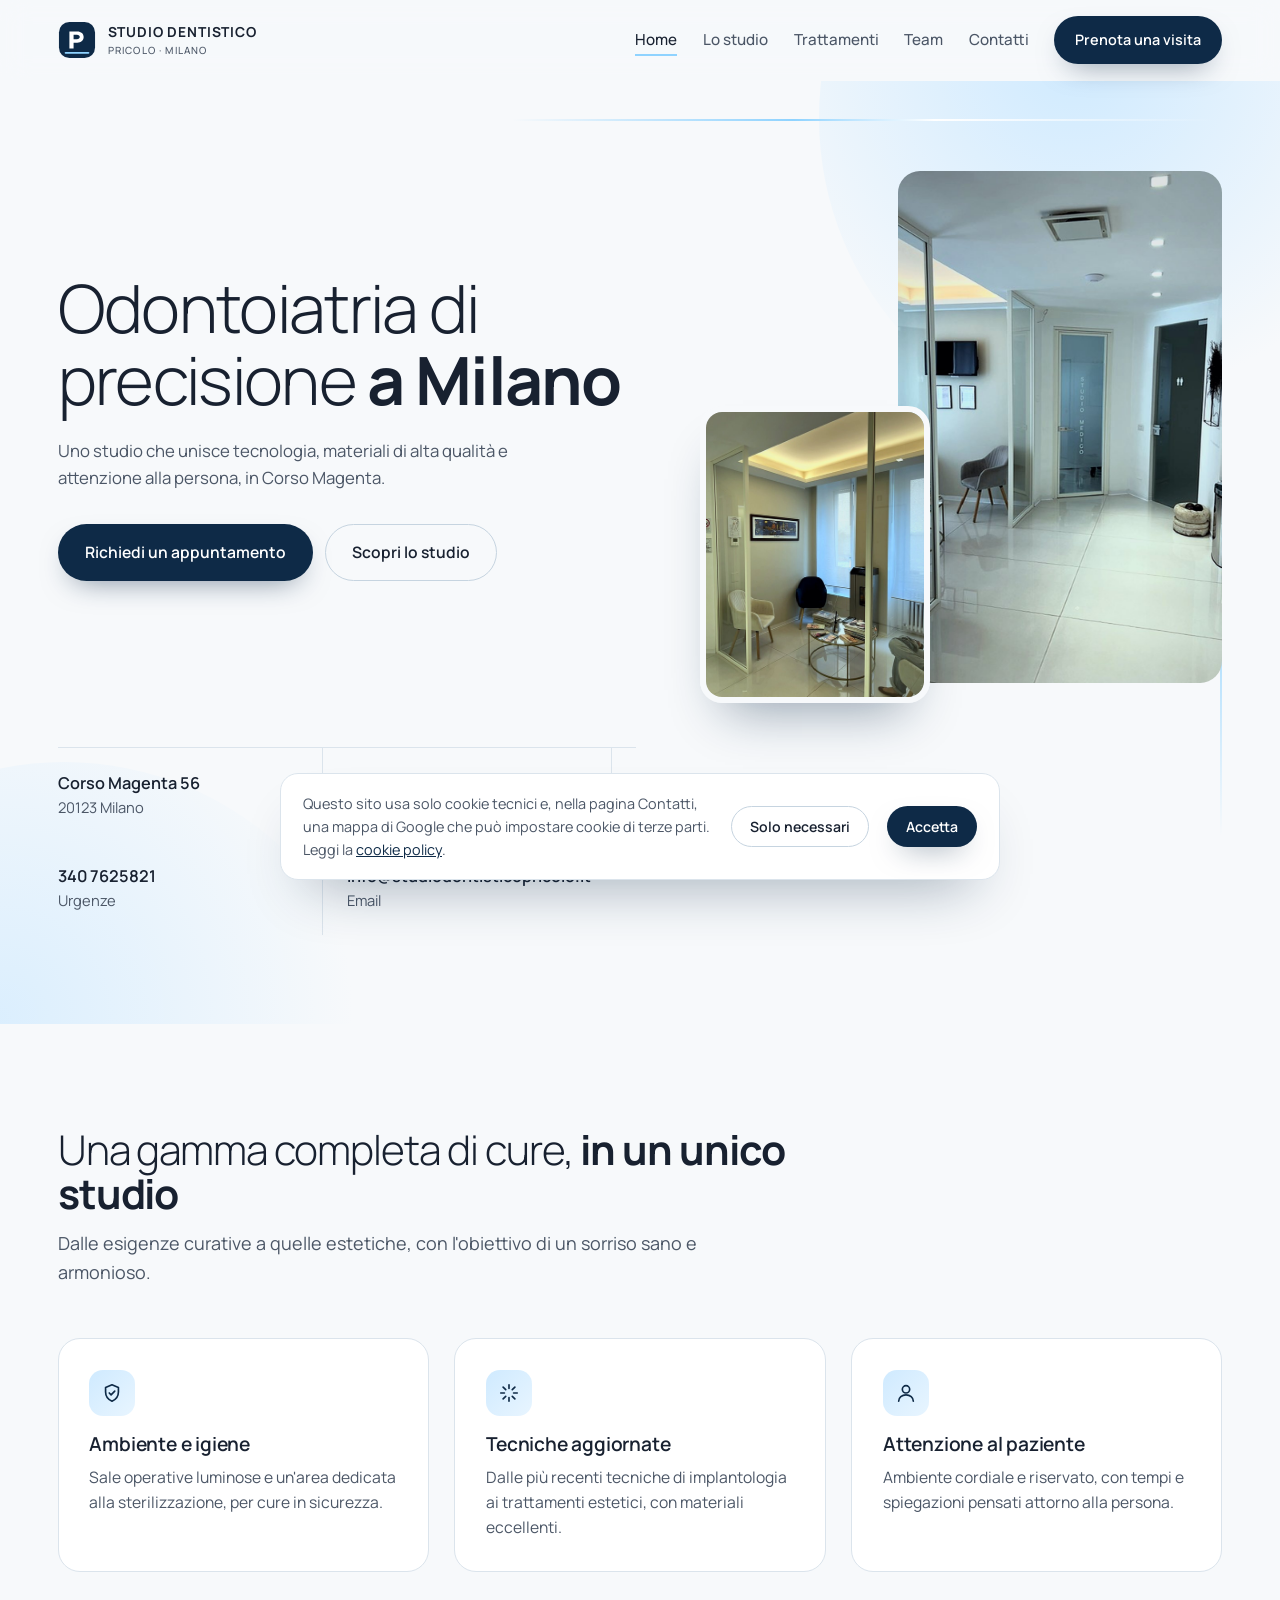
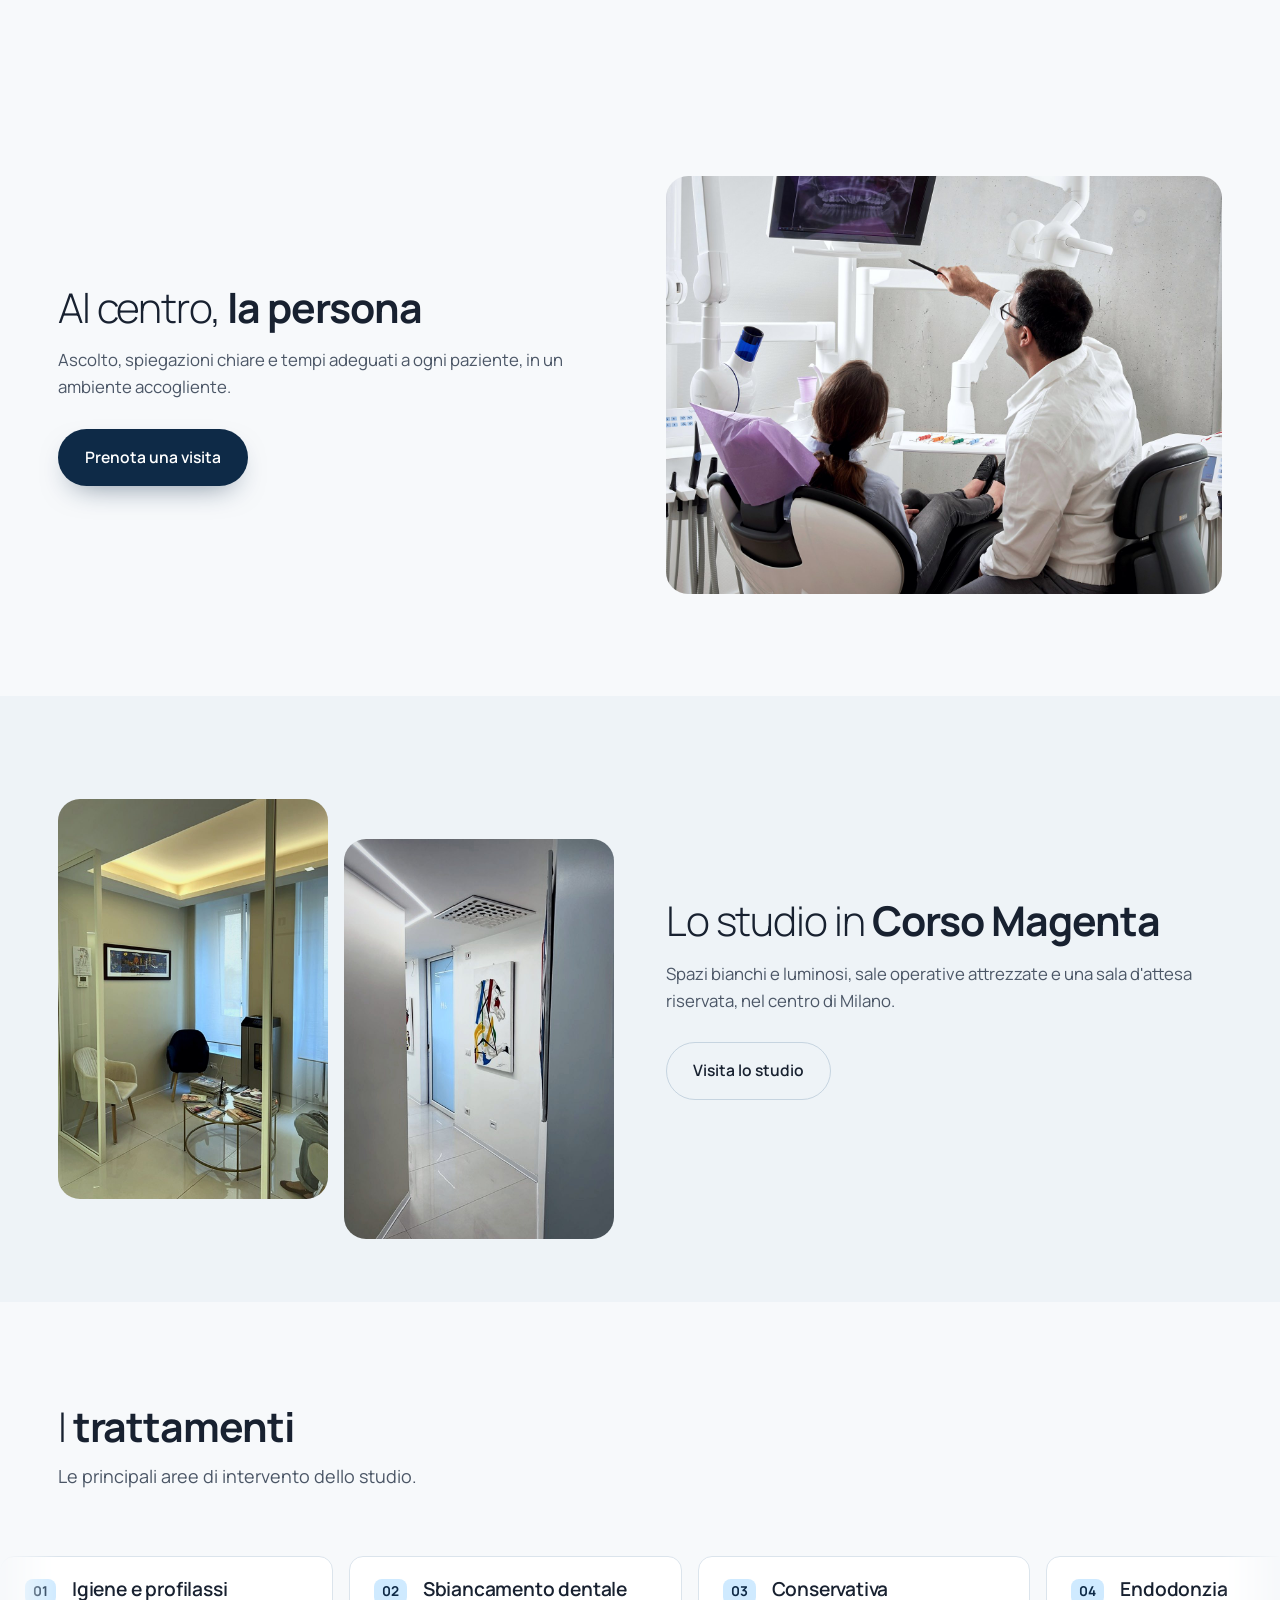
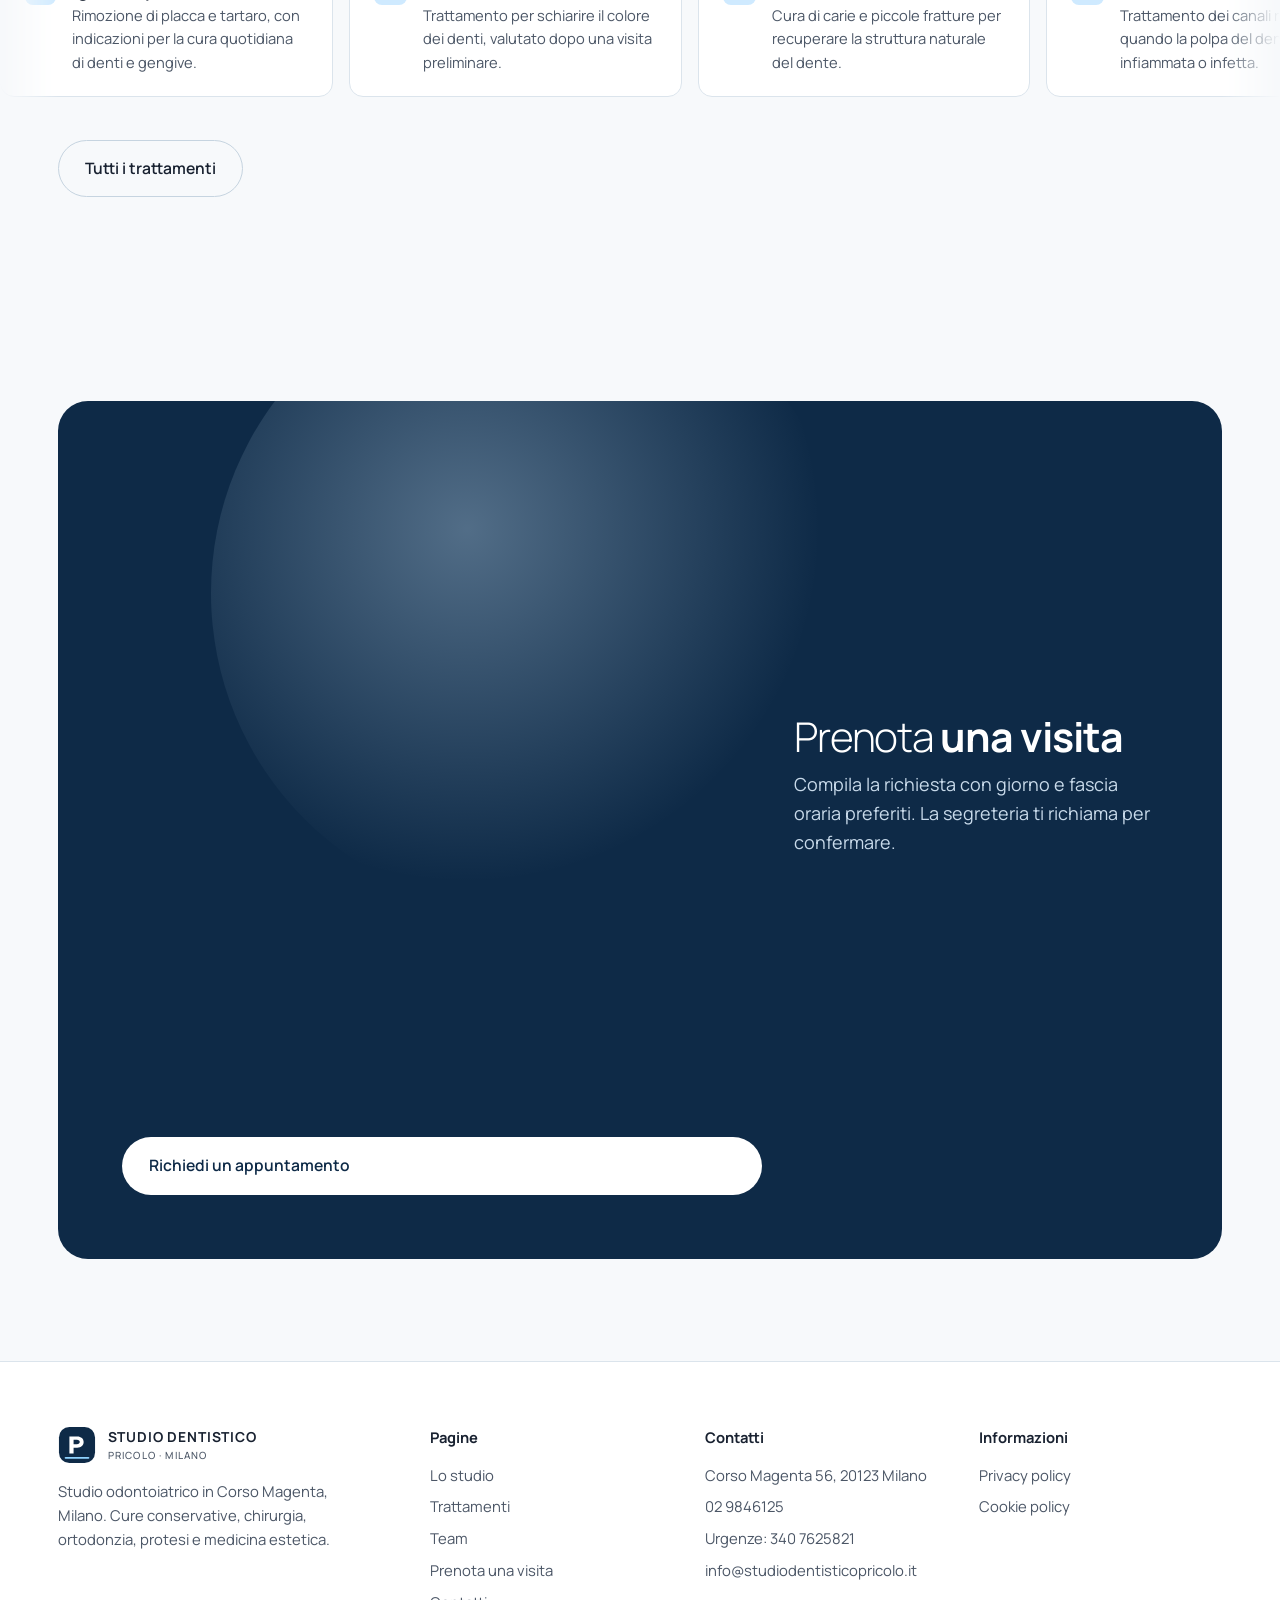
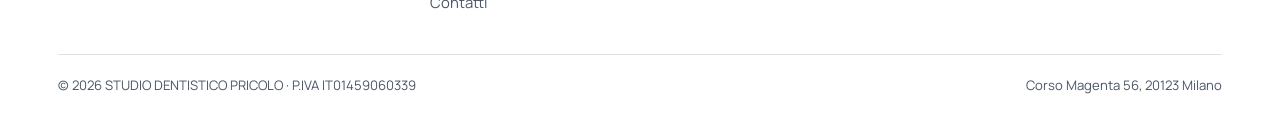
<file: index.html>
<!DOCTYPE html>
<html lang="it">
<head>
<meta charset="UTF-8">
<meta name="viewport" content="width=device-width, initial-scale=1">
<title>Studio Dentistico Pricolo · Dentista in Corso Magenta, Milano</title>
<meta name="description" content="Studio odontoiatrico a Milano, Corso Magenta 56. Igiene, conservativa, implantologia, ortodonzia, protesi e medicina estetica.">
<link rel="icon" type="image/svg+xml" href="images/favicon.svg">
<link rel="icon" type="image/png" sizes="32x32" href="images/favicon-32.png">
<link rel="apple-touch-icon" href="images/apple-touch-icon.png">
<link rel="preconnect" href="https://fonts.googleapis.com"><link rel="preconnect" href="https://fonts.gstatic.com" crossorigin>
<link href="https://fonts.googleapis.com/css2?family=Manrope:wght@300;400;500;600;700&display=swap" rel="stylesheet">
<!-- STYLE:START -->
<style>
/* Studio Dentistico Pricolo: stile condiviso */
:root{
  --bg:#f7f9fb;--bg2:#eef3f7;--ink:#182130;--ink2:#4b5666;--line:#dbe4ec;
  --blue:#0e2a47;--sky:#8fd3ff;--sky2:#cfeaff;--white:#fff;
  --font:'Manrope',system-ui,-apple-system,'Segoe UI',Roboto,sans-serif;
  --r:22px;--rs:14px;
  --gutter:clamp(20px,4.5vw,72px);--wrap:1440px;
  --fs-h1:clamp(2.35rem,5.2vw,4.5rem);--fs-h2:clamp(1.8rem,3.2vw,2.9rem);--fs-h3:clamp(1.15rem,1.5vw,1.35rem);
  --fs:clamp(1rem,.95rem + .25vw,1.125rem);
  --sp:clamp(56px,8vw,128px);
}
*{box-sizing:border-box;margin:0;padding:0}
html{scroll-behavior:smooth;-webkit-text-size-adjust:100%}
body{font-family:var(--font);font-size:var(--fs);line-height:1.6;color:var(--ink);background:var(--bg);overflow-x:hidden}
img{max-width:100%;display:block}
a{color:inherit;text-decoration:none}
h1,h2,h3{line-height:1.08;letter-spacing:-.025em;font-weight:300}
h1{font-size:var(--fs-h1)}h2{font-size:var(--fs-h2)}h3{font-size:var(--fs-h3);font-weight:600;letter-spacing:-.01em}
h1 b,h2 b{font-weight:700}
p{max-width:62ch}
.wrap{width:min(100% - 2*var(--gutter),var(--wrap));margin-inline:auto}
.section{padding-block:var(--sp)}
.section.alt{background:var(--bg2)}
.lead{font-size:clamp(1.05rem,1.15vw,1.25rem);color:var(--ink2);margin-top:18px}
.muted{color:var(--ink2)}
.btn{display:inline-flex;align-items:center;gap:10px;padding:15px 26px;border-radius:999px;font-weight:600;font-size:.98rem;border:1.5px solid transparent;transition:transform .25s ease,background .25s ease,box-shadow .25s ease;cursor:pointer;font-family:inherit}
.btn:hover{transform:translateY(-2px)}
.btn.primary{background:var(--blue);color:#fff;box-shadow:0 12px 30px -14px rgba(14,42,71,.6)}
.btn.primary:hover{background:#153a5f}
.btn.ghost{border-color:#c6d4e0;color:var(--ink);background:transparent}
.btn.ghost:hover{background:#fff}
.btn.light{background:#fff;color:var(--blue)}
:focus-visible{outline:2px solid var(--sky);outline-offset:3px;border-radius:6px}
::selection{background:var(--sky2)}

/* Header */
.header{position:sticky;top:0;z-index:50;border-bottom:1px solid transparent;transition:border-color .3s}
.header::before{content:"";position:absolute;inset:0;z-index:-1;background:rgba(247,249,251,.78);backdrop-filter:blur(14px);-webkit-backdrop-filter:blur(14px)}
.header.scrolled{border-bottom-color:var(--line)}
.header .wrap{display:flex;align-items:center;justify-content:space-between;min-height:80px;gap:24px}
.logo{display:flex;align-items:center;gap:12px;font-weight:700;letter-spacing:.06em;font-size:.86rem;text-transform:uppercase;white-space:nowrap}
.logo svg{width:38px;height:38px;flex:none}
.logo small{display:block;font-weight:500;letter-spacing:.12em;font-size:.62rem;color:var(--ink2)}
.nav{display:flex;align-items:center;gap:clamp(16px,2vw,34px);list-style:none;font-size:.95rem;font-weight:500}
.nav a{position:relative;padding:6px 0;color:var(--ink2);transition:color .2s}
.nav a::after{content:"";position:absolute;left:0;right:0;bottom:0;height:2px;background:var(--sky);transform:scaleX(0);transform-origin:left;transition:transform .3s}
.nav a:hover,.nav a.active{color:var(--ink)}
.nav a.active::after,.nav a:hover::after{transform:scaleX(1)}
.nav .btn{padding:11px 20px;font-size:.9rem}
.burger{display:none;width:44px;height:44px;border:0;background:transparent;cursor:pointer;flex-direction:column;justify-content:center;gap:6px;align-items:center}
.burger span{width:24px;height:2px;background:var(--ink);transition:.3s;display:block}
@media(max-width:960px){
  .burger{display:flex}
  .nav{position:fixed;top:80px;left:0;right:0;bottom:0;height:calc(100vh - 80px);height:calc(100dvh - 80px);z-index:60;background:var(--bg);flex-direction:column;align-items:flex-start;padding:28px var(--gutter);gap:22px;font-size:1.25rem;transform:translateX(100%);transition:transform .35s ease;overflow:auto}
  .nav.open{transform:none}
  .nav .btn{margin-top:10px;font-size:1rem}
  body.menu-open{overflow:hidden}
  body.menu-open .header::before{background:var(--bg)}
  .burger.open span:nth-child(1){transform:translateY(8px) rotate(45deg)}
  .burger.open span:nth-child(2){opacity:0}
  .burger.open span:nth-child(3){transform:translateY(-8px) rotate(-45deg)}
}

/* Hero */
.hero{position:relative;overflow:hidden;padding-block:clamp(48px,7vw,110px) clamp(56px,7vw,110px)}
.hero .wrap{display:grid;grid-template-columns:minmax(0,1.05fr) minmax(0,.95fr);gap:clamp(32px,5vw,80px);align-items:center;position:relative;z-index:1}
.hero .sub{margin-top:22px;font-size:clamp(1.05rem,1.2vw,1.25rem);color:var(--ink2);max-width:46ch}
.hero .btns{margin-top:32px;display:flex;gap:12px;flex-wrap:wrap}
.hero .pic{position:relative;height:min(600px,40vw)}
.hero .pic img{position:absolute;object-fit:cover;border-radius:var(--r)}
.hero .p1{width:62%;height:100%;right:0;top:0}
.hero .p2{width:44%;height:58%;left:0;bottom:-4%;box-shadow:0 30px 50px -25px rgba(14,42,71,.45);border:6px solid var(--bg)}
.glow{position:absolute;width:min(60vw,640px);aspect-ratio:1;border-radius:50%;pointer-events:none;background:radial-gradient(circle at 40% 40%,var(--sky2) 0%,rgba(207,234,255,0) 65%);animation:drift 11s ease-in-out infinite alternate;z-index:0}
.glow.a{right:-14%;top:-30%}.glow.b{left:-20%;bottom:-40%;animation-delay:-5s;opacity:.7}
@keyframes drift{to{transform:translate(-6%,8%) scale(1.1)}}
.beam{position:absolute;height:2px;width:55%;left:40%;top:38px;background:linear-gradient(90deg,transparent,var(--sky) 40%,#fff 60%,transparent);z-index:0}
.beam.v{width:2px;height:60%;top:20%;left:auto;right:var(--gutter);background:linear-gradient(180deg,transparent,var(--sky),transparent)}
.strip{border-top:1px solid var(--line);display:grid;grid-template-columns:repeat(auto-fit,minmax(200px,1fr));gap:0}
.strip>div{padding:22px 24px 22px 0;margin-right:24px;border-right:1px solid var(--line);font-size:.92rem;color:var(--ink2)}
.strip>div:last-child{border:0}
.strip em{display:block;font-style:normal;color:var(--ink);font-weight:600;font-size:1.02rem}
@media(max-width:820px){.beam{display:none}.hero .wrap{grid-template-columns:1fr}.hero .pic{height:auto;margin-bottom:8px}.hero .pic img{position:relative;display:block}.hero .p1{width:64%;height:clamp(260px,78vw,460px);margin-left:auto;right:auto;top:auto}.hero .p1{width:68%}.hero .p2{width:46%;height:clamp(190px,56vw,330px);bottom:auto;left:auto;margin-top:clamp(-260px,-42vw,-150px)}.strip>div{border:0;margin:0;padding:12px 0}}
@media(prefers-reduced-motion:reduce){.glow{animation:none}.reveal{opacity:1;transform:none}}

/* Page hero (pagine interne) */
.page-hero{position:relative;overflow:hidden;padding-block:clamp(48px,6vw,96px) clamp(40px,5vw,72px)}
.page-hero .wrap{position:relative;z-index:1;display:grid;grid-template-columns:minmax(0,1.2fr) minmax(0,.8fr);gap:40px;align-items:end}
.page-hero .kicker{display:inline-block;font-size:.85rem;font-weight:600;color:var(--blue);background:var(--sky2);padding:6px 12px;border-radius:999px;margin-bottom:18px}
@media(max-width:820px){.page-hero .wrap{grid-template-columns:1fr}}

/* Griglie e card */
.grid{display:grid;gap:clamp(16px,2vw,28px)}
.g2{grid-template-columns:repeat(auto-fit,minmax(min(100%,320px),1fr))}
.g3{grid-template-columns:repeat(auto-fit,minmax(min(100%,280px),1fr))}
.g4{grid-template-columns:repeat(auto-fit,minmax(min(100%,230px),1fr))}
.card{background:#fff;border:1px solid var(--line);border-radius:var(--r);padding:clamp(22px,2.4vw,34px);transition:transform .3s,box-shadow .3s,border-color .3s}
.card:hover{transform:translateY(-4px);box-shadow:0 30px 50px -30px rgba(14,42,71,.35);border-color:#c8d9e8}
.card h3{margin-bottom:10px}
.card p{font-size:.98rem;color:var(--ink2)}
.icon{width:46px;height:46px;border-radius:14px;background:linear-gradient(135deg,var(--sky2),#e8f5ff);display:grid;place-items:center;margin-bottom:18px;color:var(--blue)}
.icon svg{width:22px;height:22px}
.split{display:grid;grid-template-columns:repeat(auto-fit,minmax(min(100%,380px),1fr));gap:clamp(28px,4vw,72px);align-items:center}
.split img{border-radius:var(--r);width:100%;height:100%;object-fit:cover;aspect-ratio:4/5;max-height:640px}
.split .stack{display:grid;grid-template-columns:1fr 1fr;gap:16px}
.split .stack img{aspect-ratio:3/4}
.split .stack img:nth-child(2){margin-top:40px}
.head{margin-bottom:clamp(28px,4vw,52px);max-width:760px}
.head p{margin-top:14px;color:var(--ink2)}
.list{list-style:none;display:grid;gap:12px;margin-top:22px}
.list li{display:flex;gap:12px;align-items:flex-start;color:var(--ink2)}
.list li::before{content:"";width:8px;height:8px;border-radius:50%;background:var(--sky);flex:none;margin-top:.55em}

/* Trattamenti */
.tlist{display:grid;grid-template-columns:repeat(auto-fit,minmax(min(100%,300px),1fr));gap:16px}
.treat{background:#fff;border:1px solid var(--line);border-radius:var(--rs);padding:22px 24px;display:flex;gap:16px;align-items:flex-start;transition:border-color .3s,transform .3s}
.treat:hover{border-color:var(--sky);transform:translateY(-3px)}
.treat .n{font-weight:700;color:var(--blue);font-size:.85rem;background:var(--sky2);border-radius:8px;padding:4px 8px;flex:none;line-height:1.3}
.treat p{font-size:.92rem;color:var(--ink2);margin-top:4px}

/* Team */
.member{text-align:left}
.member .ph{aspect-ratio:4/5;border-radius:var(--r);overflow:hidden;background:linear-gradient(160deg,#e6eef5,#f7f9fb);margin-bottom:16px}
.member .ph img,.member .ph svg{width:100%;height:100%;object-fit:cover}
.member h3{font-size:1.15rem}
.member p{color:var(--ink2);font-size:.95rem}

/* Form */
.form{display:grid;grid-template-columns:1fr 1fr;gap:18px;background:#fff;border:1px solid var(--line);border-radius:var(--r);padding:clamp(22px,3vw,40px)}
.form .full{grid-column:1/-1}
.form label{display:block;font-size:.88rem;font-weight:600;margin-bottom:8px}
.form input,.form select,.form textarea{width:100%;font:inherit;padding:14px 16px;border:1.5px solid var(--line);border-radius:12px;background:#fbfcfd;color:var(--ink);transition:border-color .2s,box-shadow .2s}
.form input:focus,.form select:focus,.form textarea:focus{border-color:var(--sky);box-shadow:0 0 0 4px rgba(143,211,255,.25);outline:0}
.form textarea{min-height:140px;resize:vertical}
.form .hint{font-size:.85rem;color:var(--ink2);margin-top:8px}
.form .check{display:flex;gap:10px;align-items:flex-start;font-size:.88rem;color:var(--ink2)}
.form .check input{width:auto;margin-top:4px}
.form .msg{grid-column:1/-1;font-size:.92rem;padding:12px 16px;border-radius:12px;display:none}
.form .msg.ok{display:block;background:#e8f7ee;color:#1f6b3a}
.form .msg.err{display:block;background:#fdecec;color:#9b2222}
.hp{position:absolute;left:-9999px;opacity:0;height:0;width:0}
@media(max-width:640px){.form{grid-template-columns:1fr}}

/* Contatti */
.info{display:grid;gap:22px}
.info .row{display:flex;gap:16px;align-items:flex-start}
.info .row .icon{margin:0;width:42px;height:42px;flex:none}
.info strong{display:block;font-weight:600}
.info a{color:var(--blue)}
.map{border-radius:var(--r);overflow:hidden;border:1px solid var(--line);aspect-ratio:16/10;min-height:320px}
.map iframe{width:100%;height:100%;border:0}
.hours{list-style:none;display:grid;gap:10px}
.hours li{display:flex;justify-content:space-between;border-bottom:1px solid var(--line);padding-bottom:10px;font-size:.98rem}
.hours span:last-child{color:var(--ink2)}

/* CTA */
.cta{position:relative;overflow:hidden;background:var(--blue);color:#fff;border-radius:calc(var(--r) + 8px);padding:clamp(40px,5vw,72px);display:grid;grid-template-columns:1fr auto;gap:32px;align-items:center}
.cta h2{font-weight:300}.cta h2 b{font-weight:700}
.cta p{color:#c8daea;margin-top:12px}
.cta .glow{opacity:.35}
.cta>*{position:relative;z-index:1}
@media(max-width:720px){.cta{grid-template-columns:1fr}}

/* Footer */
.footer{border-top:1px solid var(--line);padding-block:clamp(40px,5vw,72px) 32px;background:#fff}
.footer .cols{display:grid;grid-template-columns:1.4fr 1fr 1fr 1fr;gap:32px}
.footer h4{font-size:.92rem;font-weight:700;margin-bottom:14px}
.footer ul{list-style:none;display:grid;gap:8px;font-size:.93rem;color:var(--ink2)}
.footer a:hover{color:var(--ink)}
.footer .legal{margin-top:40px;padding-top:20px;border-top:1px solid var(--line);display:flex;justify-content:space-between;gap:16px;flex-wrap:wrap;font-size:.82rem;color:var(--ink2)}
@media(max-width:900px){.footer .cols{grid-template-columns:1fr 1fr}}
@media(max-width:520px){.footer .cols{grid-template-columns:1fr}}

/* Cookie banner */
.cookie{position:fixed;left:50%;bottom:20px;transform:translate(-50%,140%);width:min(92vw,720px);background:#fff;border:1px solid var(--line);border-radius:18px;padding:18px 22px;box-shadow:0 30px 60px -30px rgba(14,42,71,.45);z-index:90;display:flex;gap:18px;align-items:center;flex-wrap:wrap;transition:transform .5s cubic-bezier(.2,.8,.2,1);font-size:.9rem;color:var(--ink2)}
.cookie.show{transform:translate(-50%,0)}
.cookie p{flex:1 1 300px;max-width:none}
.cookie a{color:var(--blue);text-decoration:underline}
.cookie .btn{padding:10px 18px;font-size:.88rem}

/* Legali */
.legal-body{max-width:780px}
.legal-body h2{font-size:1.5rem;font-weight:600;margin:38px 0 12px;letter-spacing:-.01em}
.legal-body p,.legal-body li{color:var(--ink2);margin-bottom:12px}
.legal-body ul{padding-left:20px}

/* Reveal */
.reveal{opacity:0;transform:translateY(22px);transition:opacity .7s ease,transform .7s ease}
.reveal.in{opacity:1;transform:none}
.reveal.d1{transition-delay:.1s}.reveal.d2{transition-delay:.2s}.reveal.d3{transition-delay:.3s}
.note{font-size:.85rem;color:#8a5a00;background:#fff6e0;border:1px dashed #f0d28a;border-radius:10px;padding:8px 12px;display:inline-block}

/* Team: card espandibili */
.grid.team{align-items:start;grid-template-columns:repeat(3,minmax(0,1fr))}
@media(max-width:900px){.grid.team{grid-template-columns:repeat(2,minmax(0,1fr))}}
@media(max-width:560px){.grid.team{grid-template-columns:1fr}}
.person{background:transparent;border:1px solid transparent;border-radius:calc(var(--r) + 6px);padding:10px;transition:background .35s,box-shadow .35s,transform .35s,border-color .35s}
.person-btn{all:unset;display:block;width:100%;cursor:pointer;border-radius:var(--r)}
.person-btn:focus-visible{outline:2px solid var(--sky);outline-offset:4px}
.person .ph{position:relative;aspect-ratio:4/5;border-radius:var(--r);overflow:hidden;background:linear-gradient(160deg,#e6eef5,#f7f9fb);margin-bottom:16px}
.person .ph img,.person .ph svg{width:100%;height:100%;object-fit:cover;transition:transform .6s ease}
.person:hover .ph img,.person:hover .ph svg{transform:scale(1.03)}
.person h3{font-size:1.15rem;padding-inline:4px}
.person-btn>p{color:var(--ink2);font-size:.95rem;padding-inline:4px}
.plus{position:absolute;right:14px;bottom:14px;width:42px;height:42px;border-radius:50%;background:rgba(255,255,255,.9);backdrop-filter:blur(6px);box-shadow:0 8px 20px -8px rgba(14,42,71,.4);transition:transform .35s,background .35s}
.plus::before,.plus::after{content:"";position:absolute;left:50%;top:50%;width:14px;height:2px;background:var(--blue);transform:translate(-50%,-50%)}
.plus::after{transform:translate(-50%,-50%) rotate(90deg)}
.bio{display:grid;grid-template-rows:0fr;transition:grid-template-rows .45s ease}
.bio>div{overflow:hidden}
.bio p{padding:14px 4px 6px;margin-top:12px;border-top:1px solid var(--line);color:var(--ink2);font-size:.95rem}
.person.open{background:#fff;border-color:var(--line);box-shadow:0 30px 60px -30px rgba(14,42,71,.35);transform:translateY(-6px)}
.person.open .bio{grid-template-rows:1fr}
.person.open .plus{transform:rotate(45deg);background:var(--sky2)}
@media(prefers-reduced-motion:reduce){.person,.bio,.plus{transition:none}}

/* Trattamenti: carosello orizzontale automatico */
.marquee{position:relative;overflow:hidden;padding-block:14px;margin-inline:calc(-1 * var(--gutter));-webkit-mask-image:linear-gradient(90deg,transparent,#000 var(--gutter),#000 calc(100% - var(--gutter)),transparent);mask-image:linear-gradient(90deg,transparent,#000 var(--gutter),#000 calc(100% - var(--gutter)),transparent)}
.marquee .tlist{display:flex;flex-wrap:nowrap;gap:0;width:max-content;animation:marquee var(--dur,60s) linear infinite;will-change:transform}
.marquee .treat{width:clamp(260px,26vw,340px);flex:none;margin-right:16px;align-self:stretch}
.marquee:hover .tlist,.marquee.paused .tlist{animation-play-state:paused}
.marquee .treat:hover{border-color:var(--sky);transform:translateY(-6px);box-shadow:0 24px 44px -24px rgba(14,42,71,.4);background:linear-gradient(180deg,#fff,#f3f9ff)}
@keyframes marquee{from{transform:translateX(0)}to{transform:translateX(-50%)}}
@media(prefers-reduced-motion:reduce){.marquee{overflow-x:auto}.marquee .tlist{animation:none}}

</style>
<!-- STYLE:END -->
</head>
<body>
<header class="header"><div class="wrap">
<a class="logo" href="index.html" aria-label="Studio Dentistico Pricolo"><svg viewBox="0 0 40 40" fill="none" xmlns="http://www.w3.org/2000/svg" aria-hidden="true"><rect x="1" y="1" width="38" height="38" rx="11" fill="#0e2a47"/><path d="M12 29V11h8.2c4.2 0 6.8 2.4 6.8 5.9s-2.6 5.9-6.8 5.9H16.4V29H12zm4.4-9.8h3.5c1.9 0 3-1 3-2.3s-1.1-2.3-3-2.3h-3.5v4.6z" fill="#fff"/><path d="M8 33.5h24" stroke="#8fd3ff" stroke-width="2" stroke-linecap="round"/></svg><span>Studio Dentistico<small>Pricolo · Milano</small></span></a>
<button class="burger" aria-label="Apri menu" aria-expanded="false"><span></span><span></span><span></span></button>
<ul class="nav"><li><a href="index.html">Home</a></li><li><a href="studio.html">Lo studio</a></li><li><a href="trattamenti.html">Trattamenti</a></li><li><a href="team.html">Team</a></li><li><a href="contatti.html">Contatti</a></li><li><a class="btn primary" href="prenota.html">Prenota una visita</a></li></ul>
</div></header>
<main>

<section class="hero"><div class="glow a"></div><div class="glow b"></div><div class="beam"></div><div class="beam v"></div>
<div class="wrap">
<div><h1>Odontoiatria di precisione <b>a Milano</b></h1>
<p class="sub">Uno studio che unisce tecnologia, materiali di alta qualità e attenzione alla persona, in Corso Magenta.</p>
<div class="btns"><a class="btn primary" href="prenota.html">Richiedi un appuntamento</a><a class="btn ghost" href="studio.html">Scopri lo studio</a></div></div>
<div class="pic"><img class="p1" src="images/reception.jpg" alt="Ingresso e accoglienza dello studio"><img class="p2" src="images/sala-attesa.jpg" alt="Sala d'attesa dello studio"></div>
</div>
<div class="wrap" style="margin-top:clamp(40px,5vw,72px)"><div class="strip"><div><em>Corso Magenta 56</em>20123 Milano</div><div><em>02 9846125</em>Segreteria</div><div><em>340 7625821</em>Urgenze</div><div><em data-email></em>Email</div></div></div>
</section>

<section class="section"><div class="wrap">
<div class="head reveal"><h2>Una gamma completa di cure, <b>in un unico studio</b></h2><p>Dalle esigenze curative a quelle estetiche, con l'obiettivo di un sorriso sano e armonioso.</p></div>
<div class="grid g3">
<div class="card reveal"><div class="icon"><svg viewBox="0 0 24 24" fill="none" stroke="currentColor" stroke-width="1.8" stroke-linecap="round" stroke-linejoin="round"><path d="M12 3l7 3v5c0 5-3.5 8.5-7 10-3.5-1.5-7-5-7-10V6l7-3z"/><path d="M9 12l2 2 4-4"/></svg></div><h3>Ambiente e igiene</h3><p>Sale operative luminose e un'area dedicata alla sterilizzazione, per cure in sicurezza.</p></div>
<div class="card reveal d1"><div class="icon"><svg viewBox="0 0 24 24" fill="none" stroke="currentColor" stroke-width="1.8" stroke-linecap="round" stroke-linejoin="round"><path d="M12 3v4M12 17v4M3 12h4M17 12h4M5.6 5.6l2.8 2.8M15.6 15.6l2.8 2.8M18.4 5.6l-2.8 2.8M8.4 15.6l-2.8 2.8"/></svg></div><h3>Tecniche aggiornate</h3><p>Dalle più recenti tecniche di implantologia ai trattamenti estetici, con materiali eccellenti.</p></div>
<div class="card reveal d2"><div class="icon"><svg viewBox="0 0 24 24" fill="none" stroke="currentColor" stroke-width="1.8" stroke-linecap="round" stroke-linejoin="round"><circle cx="12" cy="8" r="4"/><path d="M4 21c0-4 3.6-7 8-7s8 3 8 7"/></svg></div><h3>Attenzione al paziente</h3><p>Ambiente cordiale e riservato, con tempi e spiegazioni pensati attorno alla persona.</p></div>
</div></div></section>

<section class="section"><div class="wrap">
<div class="split">
<div class="reveal"><h2>Al centro, <b>la persona</b></h2><p class="lead">Ascolto, spiegazioni chiare e tempi adeguati a ogni paziente, in un ambiente accogliente.</p>
<a class="btn primary" href="prenota.html" style="margin-top:28px">Prenota una visita</a></div>
<img class="reveal d1" src="images/visita.jpg" alt="Il dentista spiega una radiografia alla paziente" style="aspect-ratio:4/3">
</div></div></section>
<section class="section alt"><div class="wrap">
<div class="split">
<div class="stack reveal"><img src="images/sala-attesa.jpg" alt="Sala d'attesa"><img src="images/corridoio-quadro.jpg" alt="Corridoio con opere d'arte"></div>
<div class="reveal d1"><h2>Lo studio in <b>Corso Magenta</b></h2><p class="lead">Spazi bianchi e luminosi, sale operative attrezzate e una sala d'attesa riservata, nel centro di Milano.</p>
<a class="btn ghost" href="studio.html" style="margin-top:28px">Visita lo studio</a></div>
</div></div></section>

<section class="section"><div class="wrap">
<div class="head reveal"><h2>I <b>trattamenti</b></h2><p>Le principali aree di intervento dello studio.</p></div>
<div class="tlist"><div class="treat reveal"><span class="n">01</span><div><h3>Igiene e profilassi</h3><p>Rimozione di placca e tartaro, con indicazioni per la cura quotidiana di denti e gengive.</p></div></div><div class="treat reveal"><span class="n">02</span><div><h3>Sbiancamento dentale</h3><p>Trattamento per schiarire il colore dei denti, valutato dopo una visita preliminare.</p></div></div><div class="treat reveal"><span class="n">03</span><div><h3>Conservativa</h3><p>Cura di carie e piccole fratture per recuperare la struttura naturale del dente.</p></div></div><div class="treat reveal"><span class="n">04</span><div><h3>Endodonzia</h3><p>Trattamento dei canali radicolari quando la polpa del dente è infiammata o infetta.</p></div></div><div class="treat reveal"><span class="n">05</span><div><h3>Pedodonzia</h3><p>Cure dedicate ai bambini, dalla prevenzione ai primi trattamenti.</p></div></div><div class="treat reveal"><span class="n">06</span><div><h3>Ortodonzia</h3><p>Correzione della posizione dei denti e del rapporto tra le arcate.</p></div></div></div>
<div style="margin-top:28px"><a class="btn ghost" href="trattamenti.html">Tutti i trattamenti</a></div>
</div></section>
<section class="section"><div class="wrap"><div class="cta reveal"><div class="glow a"></div><div><h2>Prenota <b>una visita</b></h2><p>Compila la richiesta con giorno e fascia oraria preferiti. La segreteria ti richiama per confermare.</p></div><a class="btn light" href="prenota.html">Richiedi un appuntamento</a></div></div></section>
</main>
<footer class="footer"><div class="wrap">
<div class="cols">
<div><a class="logo" href="index.html"><svg viewBox="0 0 40 40" fill="none" xmlns="http://www.w3.org/2000/svg" aria-hidden="true"><rect x="1" y="1" width="38" height="38" rx="11" fill="#0e2a47"/><path d="M12 29V11h8.2c4.2 0 6.8 2.4 6.8 5.9s-2.6 5.9-6.8 5.9H16.4V29H12zm4.4-9.8h3.5c1.9 0 3-1 3-2.3s-1.1-2.3-3-2.3h-3.5v4.6z" fill="#fff"/><path d="M8 33.5h24" stroke="#8fd3ff" stroke-width="2" stroke-linecap="round"/></svg><span>Studio Dentistico<small>Pricolo · Milano</small></span></a>
<p class="muted" style="margin-top:16px;font-size:.93rem;max-width:34ch">Studio odontoiatrico in Corso Magenta, Milano. Cure conservative, chirurgia, ortodonzia, protesi e medicina estetica.</p></div>
<div><h4>Pagine</h4><ul><li><a href="studio.html">Lo studio</a></li><li><a href="trattamenti.html">Trattamenti</a></li><li><a href="team.html">Team</a></li><li><a href="prenota.html">Prenota una visita</a></li><li><a href="contatti.html">Contatti</a></li></ul></div>
<div><h4>Contatti</h4><ul><li>Corso Magenta 56, 20123 Milano</li><li><a href="tel:+3929846125">02 9846125</a></li><li>Urgenze: <a href="tel:+393407625821">340 7625821</a></li><li><a data-email href="#"></a></li></ul></div>
<div><h4>Informazioni</h4><ul><li><a href="privacy.html">Privacy policy</a></li><li><a href="cookie-policy.html">Cookie policy</a></li></ul></div>
</div>
<div class="legal"><span>© <span data-year></span> STUDIO DENTISTICO PRICOLO · P.IVA IT01459060339</span><span>Corso Magenta 56, 20123 Milano</span></div>
</div></footer>
<div class="cookie" role="dialog" aria-live="polite"><p>Questo sito usa solo cookie tecnici e, nella pagina Contatti, una mappa di Google che può impostare cookie di terze parti. Leggi la <a href="cookie-policy.html">cookie policy</a>.</p><button class="btn ghost" data-consent="essential">Solo necessari</button><button class="btn primary" data-consent="all">Accetta</button></div>
<!-- SCRIPT:START -->
<script>
/* Studio Dentistico Pricolo: script condiviso */
(function(){
  // Header e menu mobile
  var header=document.querySelector('.header');
  var burger=document.querySelector('.burger');
  var nav=document.querySelector('.nav');
  function onScroll(){ if(header) header.classList.toggle('scrolled',window.scrollY>10); }
  window.addEventListener('scroll',onScroll,{passive:true}); onScroll();
  if(burger&&nav){
    burger.addEventListener('click',function(){
      var open=nav.classList.toggle('open');
      burger.classList.toggle('open',open);
      document.body.classList.toggle('menu-open',open);
      burger.setAttribute('aria-expanded',open?'true':'false');
    });
  }
  // Voce di menu attiva
  var here=location.pathname.split('/').pop()||'index.html';
  document.querySelectorAll('.nav a').forEach(function(a){
    var href=a.getAttribute('href');
    if(href===here||(here==='index.html'&&href==='index.html')) a.classList.add('active');
  });

  // Trattamenti: carosello orizzontale automatico
  var SPEED=40*1.75; // pixel al secondo: velocita base 40, moltiplicata 1,75
  document.querySelectorAll('.tlist').forEach(function(list){
    if(list.closest('.marquee')) return;
    var box=document.createElement('div');
    box.className='marquee reveal';
    list.parentNode.insertBefore(box,list);
    box.appendChild(list);
    var items=Array.prototype.slice.call(list.children);
    items.forEach(function(it){ it.classList.remove('reveal','d1','d2','d3'); });
    items.forEach(function(it){
      var c=it.cloneNode(true);
      c.setAttribute('aria-hidden','true');
      list.appendChild(c);
    });
    function setDur(){ list.style.setProperty('--dur',(list.scrollWidth/2/SPEED)+'s'); }
    setDur();
    window.addEventListener('resize',setDur);
    window.addEventListener('load',setDur);
    var t;
    box.addEventListener('touchstart',function(){ clearTimeout(t); box.classList.add('paused'); },{passive:true});
    box.addEventListener('touchend',function(){ clearTimeout(t); t=setTimeout(function(){ box.classList.remove('paused'); },2500); },{passive:true});
  });

  // Reveal allo scroll
  var els=document.querySelectorAll('.reveal');
  if('IntersectionObserver' in window){
    var io=new IntersectionObserver(function(entries){
      entries.forEach(function(e){ if(e.isIntersecting){ e.target.classList.add('in'); io.unobserve(e.target);} });
    },{threshold:.12});
    els.forEach(function(el){ io.observe(el); });
  } else { els.forEach(function(el){ el.classList.add('in'); }); }

  // Email composta lato client (anti spam)
  var user='info', domain='studiodentisticopricolo.it';
  var email=user+'@'+domain;
  document.querySelectorAll('[data-email]').forEach(function(el){
    el.textContent=email;
    if(el.tagName==='A') el.setAttribute('href','mailto:'+email);
  });

  // Modulo FormSubmit
  var form=document.querySelector('form[data-formsubmit]');
  if(form){
    form.setAttribute('action','https://formsubmit.co/'+email);
    var msg=form.querySelector('.msg');
    form.addEventListener('submit',function(ev){
      var hp=form.querySelector('input[name="_honey"]');
      if(hp&&hp.value){ ev.preventDefault(); return; }
      var priv=form.querySelector('input[name="privacy"]');
      if(priv&&!priv.checked){
        ev.preventDefault();
        if(msg){ msg.className='msg err'; msg.textContent='Per inviare la richiesta serve il consenso al trattamento dei dati.'; }
        return;
      }
      var next=form.querySelector('input[name="_next"]');
      if(next){
        var base=location.href.replace(/[^\/]*$/,'');
        next.value=base+'grazie.html';
      }
    });
  }

  // Cookie banner
  var KEY='sdp_cookie_consent';
  var banner=document.querySelector('.cookie');
  if(banner){
    var seen=null;
    try{ seen=localStorage.getItem(KEY); }catch(e){}
    if(!seen){ setTimeout(function(){ banner.classList.add('show'); },800); }
    banner.querySelectorAll('[data-consent]').forEach(function(b){
      b.addEventListener('click',function(){
        try{ localStorage.setItem(KEY,b.getAttribute('data-consent')); }catch(e){}
        banner.classList.remove('show');
      });
    });
  }


  // Team: apertura card
  var people=document.querySelectorAll('.person');
  people.forEach(function(card){
    var btn=card.querySelector('.person-btn');
    if(!btn) return;
    btn.addEventListener('click',function(){
      var willOpen=!card.classList.contains('open');
      people.forEach(function(c){ c.classList.remove('open'); var b=c.querySelector('.person-btn'); if(b) b.setAttribute('aria-expanded','false'); });
      if(willOpen){ card.classList.add('open'); btn.setAttribute('aria-expanded','true'); }
    });
  });

  // Anno nel footer
  document.querySelectorAll('[data-year]').forEach(function(el){ el.textContent=new Date().getFullYear(); });
})();

</script>
<!-- SCRIPT:END -->
</body>
</html>
</file>
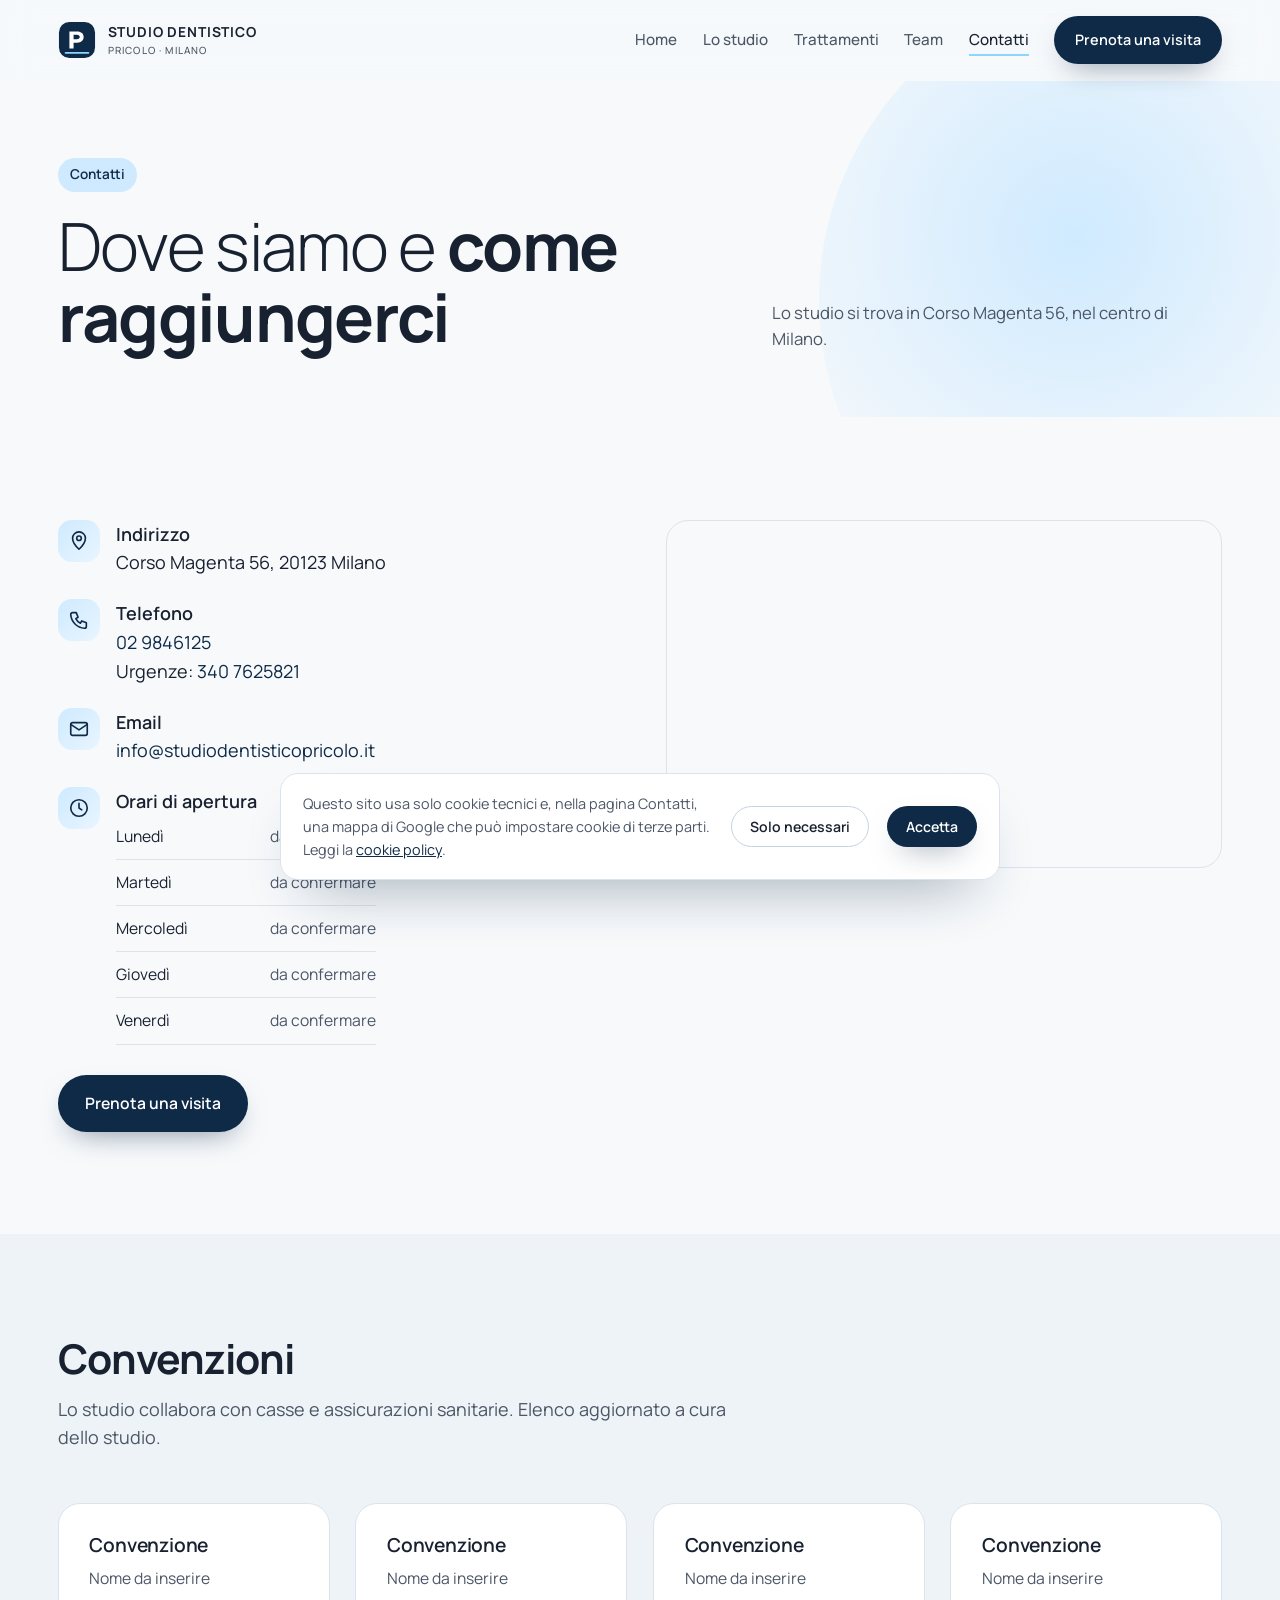
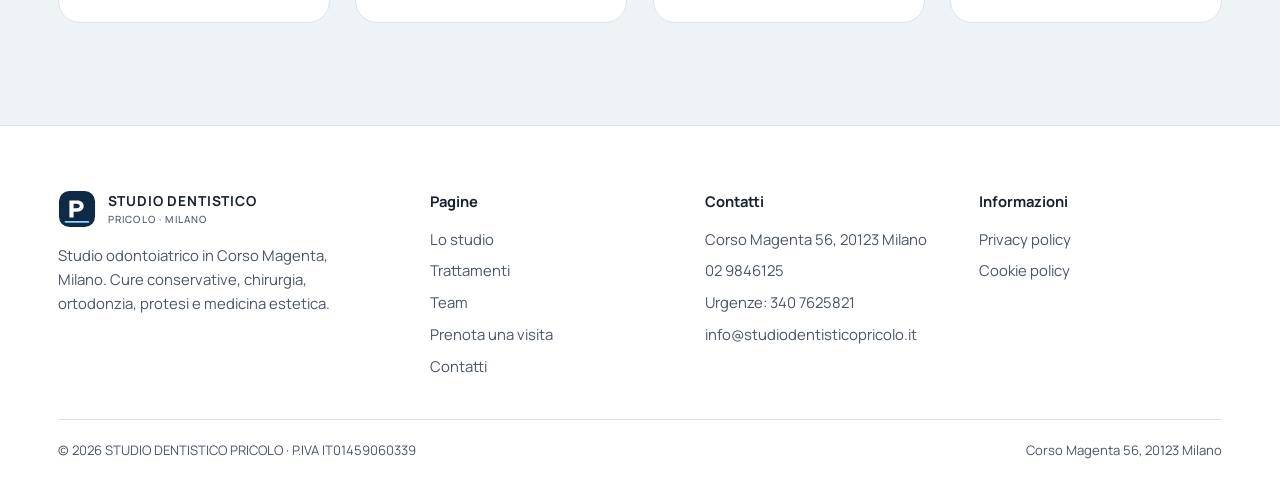
<file: contatti.html>
<!DOCTYPE html>
<html lang="it">
<head>
<meta charset="UTF-8">
<meta name="viewport" content="width=device-width, initial-scale=1">
<title>Contatti · Studio Dentistico Pricolo Milano</title>
<meta name="description" content="Contatti e orari dello Studio Dentistico Pricolo, Corso Magenta 56 Milano. Tel 02 9846125.">
<link rel="icon" type="image/svg+xml" href="images/favicon.svg">
<link rel="icon" type="image/png" sizes="32x32" href="images/favicon-32.png">
<link rel="apple-touch-icon" href="images/apple-touch-icon.png">
<link rel="preconnect" href="https://fonts.googleapis.com"><link rel="preconnect" href="https://fonts.gstatic.com" crossorigin>
<link href="https://fonts.googleapis.com/css2?family=Manrope:wght@300;400;500;600;700&display=swap" rel="stylesheet">
<!-- STYLE:START -->
<style>
/* Studio Dentistico Pricolo: stile condiviso */
:root{
  --bg:#f7f9fb;--bg2:#eef3f7;--ink:#182130;--ink2:#4b5666;--line:#dbe4ec;
  --blue:#0e2a47;--sky:#8fd3ff;--sky2:#cfeaff;--white:#fff;
  --font:'Manrope',system-ui,-apple-system,'Segoe UI',Roboto,sans-serif;
  --r:22px;--rs:14px;
  --gutter:clamp(20px,4.5vw,72px);--wrap:1440px;
  --fs-h1:clamp(2.35rem,5.2vw,4.5rem);--fs-h2:clamp(1.8rem,3.2vw,2.9rem);--fs-h3:clamp(1.15rem,1.5vw,1.35rem);
  --fs:clamp(1rem,.95rem + .25vw,1.125rem);
  --sp:clamp(56px,8vw,128px);
}
*{box-sizing:border-box;margin:0;padding:0}
html{scroll-behavior:smooth;-webkit-text-size-adjust:100%}
body{font-family:var(--font);font-size:var(--fs);line-height:1.6;color:var(--ink);background:var(--bg);overflow-x:hidden}
img{max-width:100%;display:block}
a{color:inherit;text-decoration:none}
h1,h2,h3{line-height:1.08;letter-spacing:-.025em;font-weight:300}
h1{font-size:var(--fs-h1)}h2{font-size:var(--fs-h2)}h3{font-size:var(--fs-h3);font-weight:600;letter-spacing:-.01em}
h1 b,h2 b{font-weight:700}
p{max-width:62ch}
.wrap{width:min(100% - 2*var(--gutter),var(--wrap));margin-inline:auto}
.section{padding-block:var(--sp)}
.section.alt{background:var(--bg2)}
.lead{font-size:clamp(1.05rem,1.15vw,1.25rem);color:var(--ink2);margin-top:18px}
.muted{color:var(--ink2)}
.btn{display:inline-flex;align-items:center;gap:10px;padding:15px 26px;border-radius:999px;font-weight:600;font-size:.98rem;border:1.5px solid transparent;transition:transform .25s ease,background .25s ease,box-shadow .25s ease;cursor:pointer;font-family:inherit}
.btn:hover{transform:translateY(-2px)}
.btn.primary{background:var(--blue);color:#fff;box-shadow:0 12px 30px -14px rgba(14,42,71,.6)}
.btn.primary:hover{background:#153a5f}
.btn.ghost{border-color:#c6d4e0;color:var(--ink);background:transparent}
.btn.ghost:hover{background:#fff}
.btn.light{background:#fff;color:var(--blue)}
:focus-visible{outline:2px solid var(--sky);outline-offset:3px;border-radius:6px}
::selection{background:var(--sky2)}

/* Header */
.header{position:sticky;top:0;z-index:50;border-bottom:1px solid transparent;transition:border-color .3s}
.header::before{content:"";position:absolute;inset:0;z-index:-1;background:rgba(247,249,251,.78);backdrop-filter:blur(14px);-webkit-backdrop-filter:blur(14px)}
.header.scrolled{border-bottom-color:var(--line)}
.header .wrap{display:flex;align-items:center;justify-content:space-between;min-height:80px;gap:24px}
.logo{display:flex;align-items:center;gap:12px;font-weight:700;letter-spacing:.06em;font-size:.86rem;text-transform:uppercase;white-space:nowrap}
.logo svg{width:38px;height:38px;flex:none}
.logo small{display:block;font-weight:500;letter-spacing:.12em;font-size:.62rem;color:var(--ink2)}
.nav{display:flex;align-items:center;gap:clamp(16px,2vw,34px);list-style:none;font-size:.95rem;font-weight:500}
.nav a{position:relative;padding:6px 0;color:var(--ink2);transition:color .2s}
.nav a::after{content:"";position:absolute;left:0;right:0;bottom:0;height:2px;background:var(--sky);transform:scaleX(0);transform-origin:left;transition:transform .3s}
.nav a:hover,.nav a.active{color:var(--ink)}
.nav a.active::after,.nav a:hover::after{transform:scaleX(1)}
.nav .btn{padding:11px 20px;font-size:.9rem}
.burger{display:none;width:44px;height:44px;border:0;background:transparent;cursor:pointer;flex-direction:column;justify-content:center;gap:6px;align-items:center}
.burger span{width:24px;height:2px;background:var(--ink);transition:.3s;display:block}
@media(max-width:960px){
  .burger{display:flex}
  .nav{position:fixed;top:80px;left:0;right:0;bottom:0;height:calc(100vh - 80px);height:calc(100dvh - 80px);z-index:60;background:var(--bg);flex-direction:column;align-items:flex-start;padding:28px var(--gutter);gap:22px;font-size:1.25rem;transform:translateX(100%);transition:transform .35s ease;overflow:auto}
  .nav.open{transform:none}
  .nav .btn{margin-top:10px;font-size:1rem}
  body.menu-open{overflow:hidden}
  body.menu-open .header::before{background:var(--bg)}
  .burger.open span:nth-child(1){transform:translateY(8px) rotate(45deg)}
  .burger.open span:nth-child(2){opacity:0}
  .burger.open span:nth-child(3){transform:translateY(-8px) rotate(-45deg)}
}

/* Hero */
.hero{position:relative;overflow:hidden;padding-block:clamp(48px,7vw,110px) clamp(56px,7vw,110px)}
.hero .wrap{display:grid;grid-template-columns:minmax(0,1.05fr) minmax(0,.95fr);gap:clamp(32px,5vw,80px);align-items:center;position:relative;z-index:1}
.hero .sub{margin-top:22px;font-size:clamp(1.05rem,1.2vw,1.25rem);color:var(--ink2);max-width:46ch}
.hero .btns{margin-top:32px;display:flex;gap:12px;flex-wrap:wrap}
.hero .pic{position:relative;height:min(600px,40vw)}
.hero .pic img{position:absolute;object-fit:cover;border-radius:var(--r)}
.hero .p1{width:62%;height:100%;right:0;top:0}
.hero .p2{width:44%;height:58%;left:0;bottom:-4%;box-shadow:0 30px 50px -25px rgba(14,42,71,.45);border:6px solid var(--bg)}
.glow{position:absolute;width:min(60vw,640px);aspect-ratio:1;border-radius:50%;pointer-events:none;background:radial-gradient(circle at 40% 40%,var(--sky2) 0%,rgba(207,234,255,0) 65%);animation:drift 11s ease-in-out infinite alternate;z-index:0}
.glow.a{right:-14%;top:-30%}.glow.b{left:-20%;bottom:-40%;animation-delay:-5s;opacity:.7}
@keyframes drift{to{transform:translate(-6%,8%) scale(1.1)}}
.beam{position:absolute;height:2px;width:55%;left:40%;top:38px;background:linear-gradient(90deg,transparent,var(--sky) 40%,#fff 60%,transparent);z-index:0}
.beam.v{width:2px;height:60%;top:20%;left:auto;right:var(--gutter);background:linear-gradient(180deg,transparent,var(--sky),transparent)}
.strip{border-top:1px solid var(--line);display:grid;grid-template-columns:repeat(auto-fit,minmax(200px,1fr));gap:0}
.strip>div{padding:22px 24px 22px 0;margin-right:24px;border-right:1px solid var(--line);font-size:.92rem;color:var(--ink2)}
.strip>div:last-child{border:0}
.strip em{display:block;font-style:normal;color:var(--ink);font-weight:600;font-size:1.02rem}
@media(max-width:820px){.beam{display:none}.hero .wrap{grid-template-columns:1fr}.hero .pic{height:auto;margin-bottom:8px}.hero .pic img{position:relative;display:block}.hero .p1{width:64%;height:clamp(260px,78vw,460px);margin-left:auto;right:auto;top:auto}.hero .p1{width:68%}.hero .p2{width:46%;height:clamp(190px,56vw,330px);bottom:auto;left:auto;margin-top:clamp(-260px,-42vw,-150px)}.strip>div{border:0;margin:0;padding:12px 0}}
@media(prefers-reduced-motion:reduce){.glow{animation:none}.reveal{opacity:1;transform:none}}

/* Page hero (pagine interne) */
.page-hero{position:relative;overflow:hidden;padding-block:clamp(48px,6vw,96px) clamp(40px,5vw,72px)}
.page-hero .wrap{position:relative;z-index:1;display:grid;grid-template-columns:minmax(0,1.2fr) minmax(0,.8fr);gap:40px;align-items:end}
.page-hero .kicker{display:inline-block;font-size:.85rem;font-weight:600;color:var(--blue);background:var(--sky2);padding:6px 12px;border-radius:999px;margin-bottom:18px}
@media(max-width:820px){.page-hero .wrap{grid-template-columns:1fr}}

/* Griglie e card */
.grid{display:grid;gap:clamp(16px,2vw,28px)}
.g2{grid-template-columns:repeat(auto-fit,minmax(min(100%,320px),1fr))}
.g3{grid-template-columns:repeat(auto-fit,minmax(min(100%,280px),1fr))}
.g4{grid-template-columns:repeat(auto-fit,minmax(min(100%,230px),1fr))}
.card{background:#fff;border:1px solid var(--line);border-radius:var(--r);padding:clamp(22px,2.4vw,34px);transition:transform .3s,box-shadow .3s,border-color .3s}
.card:hover{transform:translateY(-4px);box-shadow:0 30px 50px -30px rgba(14,42,71,.35);border-color:#c8d9e8}
.card h3{margin-bottom:10px}
.card p{font-size:.98rem;color:var(--ink2)}
.icon{width:46px;height:46px;border-radius:14px;background:linear-gradient(135deg,var(--sky2),#e8f5ff);display:grid;place-items:center;margin-bottom:18px;color:var(--blue)}
.icon svg{width:22px;height:22px}
.split{display:grid;grid-template-columns:repeat(auto-fit,minmax(min(100%,380px),1fr));gap:clamp(28px,4vw,72px);align-items:center}
.split img{border-radius:var(--r);width:100%;height:100%;object-fit:cover;aspect-ratio:4/5;max-height:640px}
.split .stack{display:grid;grid-template-columns:1fr 1fr;gap:16px}
.split .stack img{aspect-ratio:3/4}
.split .stack img:nth-child(2){margin-top:40px}
.head{margin-bottom:clamp(28px,4vw,52px);max-width:760px}
.head p{margin-top:14px;color:var(--ink2)}
.list{list-style:none;display:grid;gap:12px;margin-top:22px}
.list li{display:flex;gap:12px;align-items:flex-start;color:var(--ink2)}
.list li::before{content:"";width:8px;height:8px;border-radius:50%;background:var(--sky);flex:none;margin-top:.55em}

/* Trattamenti */
.tlist{display:grid;grid-template-columns:repeat(auto-fit,minmax(min(100%,300px),1fr));gap:16px}
.treat{background:#fff;border:1px solid var(--line);border-radius:var(--rs);padding:22px 24px;display:flex;gap:16px;align-items:flex-start;transition:border-color .3s,transform .3s}
.treat:hover{border-color:var(--sky);transform:translateY(-3px)}
.treat .n{font-weight:700;color:var(--blue);font-size:.85rem;background:var(--sky2);border-radius:8px;padding:4px 8px;flex:none;line-height:1.3}
.treat p{font-size:.92rem;color:var(--ink2);margin-top:4px}

/* Team */
.member{text-align:left}
.member .ph{aspect-ratio:4/5;border-radius:var(--r);overflow:hidden;background:linear-gradient(160deg,#e6eef5,#f7f9fb);margin-bottom:16px}
.member .ph img,.member .ph svg{width:100%;height:100%;object-fit:cover}
.member h3{font-size:1.15rem}
.member p{color:var(--ink2);font-size:.95rem}

/* Form */
.form{display:grid;grid-template-columns:1fr 1fr;gap:18px;background:#fff;border:1px solid var(--line);border-radius:var(--r);padding:clamp(22px,3vw,40px)}
.form .full{grid-column:1/-1}
.form label{display:block;font-size:.88rem;font-weight:600;margin-bottom:8px}
.form input,.form select,.form textarea{width:100%;font:inherit;padding:14px 16px;border:1.5px solid var(--line);border-radius:12px;background:#fbfcfd;color:var(--ink);transition:border-color .2s,box-shadow .2s}
.form input:focus,.form select:focus,.form textarea:focus{border-color:var(--sky);box-shadow:0 0 0 4px rgba(143,211,255,.25);outline:0}
.form textarea{min-height:140px;resize:vertical}
.form .hint{font-size:.85rem;color:var(--ink2);margin-top:8px}
.form .check{display:flex;gap:10px;align-items:flex-start;font-size:.88rem;color:var(--ink2)}
.form .check input{width:auto;margin-top:4px}
.form .msg{grid-column:1/-1;font-size:.92rem;padding:12px 16px;border-radius:12px;display:none}
.form .msg.ok{display:block;background:#e8f7ee;color:#1f6b3a}
.form .msg.err{display:block;background:#fdecec;color:#9b2222}
.hp{position:absolute;left:-9999px;opacity:0;height:0;width:0}
@media(max-width:640px){.form{grid-template-columns:1fr}}

/* Contatti */
.info{display:grid;gap:22px}
.info .row{display:flex;gap:16px;align-items:flex-start}
.info .row .icon{margin:0;width:42px;height:42px;flex:none}
.info strong{display:block;font-weight:600}
.info a{color:var(--blue)}
.map{border-radius:var(--r);overflow:hidden;border:1px solid var(--line);aspect-ratio:16/10;min-height:320px}
.map iframe{width:100%;height:100%;border:0}
.hours{list-style:none;display:grid;gap:10px}
.hours li{display:flex;justify-content:space-between;border-bottom:1px solid var(--line);padding-bottom:10px;font-size:.98rem}
.hours span:last-child{color:var(--ink2)}

/* CTA */
.cta{position:relative;overflow:hidden;background:var(--blue);color:#fff;border-radius:calc(var(--r) + 8px);padding:clamp(40px,5vw,72px);display:grid;grid-template-columns:1fr auto;gap:32px;align-items:center}
.cta h2{font-weight:300}.cta h2 b{font-weight:700}
.cta p{color:#c8daea;margin-top:12px}
.cta .glow{opacity:.35}
.cta>*{position:relative;z-index:1}
@media(max-width:720px){.cta{grid-template-columns:1fr}}

/* Footer */
.footer{border-top:1px solid var(--line);padding-block:clamp(40px,5vw,72px) 32px;background:#fff}
.footer .cols{display:grid;grid-template-columns:1.4fr 1fr 1fr 1fr;gap:32px}
.footer h4{font-size:.92rem;font-weight:700;margin-bottom:14px}
.footer ul{list-style:none;display:grid;gap:8px;font-size:.93rem;color:var(--ink2)}
.footer a:hover{color:var(--ink)}
.footer .legal{margin-top:40px;padding-top:20px;border-top:1px solid var(--line);display:flex;justify-content:space-between;gap:16px;flex-wrap:wrap;font-size:.82rem;color:var(--ink2)}
@media(max-width:900px){.footer .cols{grid-template-columns:1fr 1fr}}
@media(max-width:520px){.footer .cols{grid-template-columns:1fr}}

/* Cookie banner */
.cookie{position:fixed;left:50%;bottom:20px;transform:translate(-50%,140%);width:min(92vw,720px);background:#fff;border:1px solid var(--line);border-radius:18px;padding:18px 22px;box-shadow:0 30px 60px -30px rgba(14,42,71,.45);z-index:90;display:flex;gap:18px;align-items:center;flex-wrap:wrap;transition:transform .5s cubic-bezier(.2,.8,.2,1);font-size:.9rem;color:var(--ink2)}
.cookie.show{transform:translate(-50%,0)}
.cookie p{flex:1 1 300px;max-width:none}
.cookie a{color:var(--blue);text-decoration:underline}
.cookie .btn{padding:10px 18px;font-size:.88rem}

/* Legali */
.legal-body{max-width:780px}
.legal-body h2{font-size:1.5rem;font-weight:600;margin:38px 0 12px;letter-spacing:-.01em}
.legal-body p,.legal-body li{color:var(--ink2);margin-bottom:12px}
.legal-body ul{padding-left:20px}

/* Reveal */
.reveal{opacity:0;transform:translateY(22px);transition:opacity .7s ease,transform .7s ease}
.reveal.in{opacity:1;transform:none}
.reveal.d1{transition-delay:.1s}.reveal.d2{transition-delay:.2s}.reveal.d3{transition-delay:.3s}
.note{font-size:.85rem;color:#8a5a00;background:#fff6e0;border:1px dashed #f0d28a;border-radius:10px;padding:8px 12px;display:inline-block}

/* Team: card espandibili */
.grid.team{align-items:start;grid-template-columns:repeat(3,minmax(0,1fr))}
@media(max-width:900px){.grid.team{grid-template-columns:repeat(2,minmax(0,1fr))}}
@media(max-width:560px){.grid.team{grid-template-columns:1fr}}
.person{background:transparent;border:1px solid transparent;border-radius:calc(var(--r) + 6px);padding:10px;transition:background .35s,box-shadow .35s,transform .35s,border-color .35s}
.person-btn{all:unset;display:block;width:100%;cursor:pointer;border-radius:var(--r)}
.person-btn:focus-visible{outline:2px solid var(--sky);outline-offset:4px}
.person .ph{position:relative;aspect-ratio:4/5;border-radius:var(--r);overflow:hidden;background:linear-gradient(160deg,#e6eef5,#f7f9fb);margin-bottom:16px}
.person .ph img,.person .ph svg{width:100%;height:100%;object-fit:cover;transition:transform .6s ease}
.person:hover .ph img,.person:hover .ph svg{transform:scale(1.03)}
.person h3{font-size:1.15rem;padding-inline:4px}
.person-btn>p{color:var(--ink2);font-size:.95rem;padding-inline:4px}
.plus{position:absolute;right:14px;bottom:14px;width:42px;height:42px;border-radius:50%;background:rgba(255,255,255,.9);backdrop-filter:blur(6px);box-shadow:0 8px 20px -8px rgba(14,42,71,.4);transition:transform .35s,background .35s}
.plus::before,.plus::after{content:"";position:absolute;left:50%;top:50%;width:14px;height:2px;background:var(--blue);transform:translate(-50%,-50%)}
.plus::after{transform:translate(-50%,-50%) rotate(90deg)}
.bio{display:grid;grid-template-rows:0fr;transition:grid-template-rows .45s ease}
.bio>div{overflow:hidden}
.bio p{padding:14px 4px 6px;margin-top:12px;border-top:1px solid var(--line);color:var(--ink2);font-size:.95rem}
.person.open{background:#fff;border-color:var(--line);box-shadow:0 30px 60px -30px rgba(14,42,71,.35);transform:translateY(-6px)}
.person.open .bio{grid-template-rows:1fr}
.person.open .plus{transform:rotate(45deg);background:var(--sky2)}
@media(prefers-reduced-motion:reduce){.person,.bio,.plus{transition:none}}

/* Trattamenti: carosello orizzontale automatico */
.marquee{position:relative;overflow:hidden;padding-block:14px;margin-inline:calc(-1 * var(--gutter));-webkit-mask-image:linear-gradient(90deg,transparent,#000 var(--gutter),#000 calc(100% - var(--gutter)),transparent);mask-image:linear-gradient(90deg,transparent,#000 var(--gutter),#000 calc(100% - var(--gutter)),transparent)}
.marquee .tlist{display:flex;flex-wrap:nowrap;gap:0;width:max-content;animation:marquee var(--dur,60s) linear infinite;will-change:transform}
.marquee .treat{width:clamp(260px,26vw,340px);flex:none;margin-right:16px;align-self:stretch}
.marquee:hover .tlist,.marquee.paused .tlist{animation-play-state:paused}
.marquee .treat:hover{border-color:var(--sky);transform:translateY(-6px);box-shadow:0 24px 44px -24px rgba(14,42,71,.4);background:linear-gradient(180deg,#fff,#f3f9ff)}
@keyframes marquee{from{transform:translateX(0)}to{transform:translateX(-50%)}}
@media(prefers-reduced-motion:reduce){.marquee{overflow-x:auto}.marquee .tlist{animation:none}}

</style>
<!-- STYLE:END -->
</head>
<body>
<header class="header"><div class="wrap">
<a class="logo" href="index.html" aria-label="Studio Dentistico Pricolo"><svg viewBox="0 0 40 40" fill="none" xmlns="http://www.w3.org/2000/svg" aria-hidden="true"><rect x="1" y="1" width="38" height="38" rx="11" fill="#0e2a47"/><path d="M12 29V11h8.2c4.2 0 6.8 2.4 6.8 5.9s-2.6 5.9-6.8 5.9H16.4V29H12zm4.4-9.8h3.5c1.9 0 3-1 3-2.3s-1.1-2.3-3-2.3h-3.5v4.6z" fill="#fff"/><path d="M8 33.5h24" stroke="#8fd3ff" stroke-width="2" stroke-linecap="round"/></svg><span>Studio Dentistico<small>Pricolo · Milano</small></span></a>
<button class="burger" aria-label="Apri menu" aria-expanded="false"><span></span><span></span><span></span></button>
<ul class="nav"><li><a href="index.html">Home</a></li><li><a href="studio.html">Lo studio</a></li><li><a href="trattamenti.html">Trattamenti</a></li><li><a href="team.html">Team</a></li><li><a href="contatti.html">Contatti</a></li><li><a class="btn primary" href="prenota.html">Prenota una visita</a></li></ul>
</div></header>
<main>

<section class="page-hero"><div class="glow a"></div><div class="wrap">
<div><span class="kicker">Contatti</span><h1>Dove siamo e <b>come raggiungerci</b></h1></div>
<p class="lead">Lo studio si trova in Corso Magenta 56, nel centro di Milano.</p>
</div></section>
<section class="section"><div class="wrap"><div class="split" style="align-items:start">
<div class="info reveal">
<div class="row"><div class="icon"><svg viewBox="0 0 24 24" fill="none" stroke="currentColor" stroke-width="1.8" stroke-linecap="round" stroke-linejoin="round"><path d="M12 21s7-6.5 7-12a7 7 0 0 0-14 0c0 5.5 7 12 7 12z"/><circle cx="12" cy="9" r="2.5"/></svg></div><div><strong>Indirizzo</strong>Corso Magenta 56, 20123 Milano</div></div>
<div class="row"><div class="icon"><svg viewBox="0 0 24 24" fill="none" stroke="currentColor" stroke-width="1.8" stroke-linecap="round" stroke-linejoin="round"><path d="M5 4h4l2 5-2.5 1.5a11 11 0 0 0 5 5L15 13l5 2v4a2 2 0 0 1-2 2A16 16 0 0 1 3 6a2 2 0 0 1 2-2z"/></svg></div><div><strong>Telefono</strong><a href="tel:+3929846125">02 9846125</a><br>Urgenze: <a href="tel:+393407625821">340 7625821</a></div></div>
<div class="row"><div class="icon"><svg viewBox="0 0 24 24" fill="none" stroke="currentColor" stroke-width="1.8" stroke-linecap="round" stroke-linejoin="round"><rect x="3" y="5" width="18" height="14" rx="2"/><path d="M3 7l9 6 9-6"/></svg></div><div><strong>Email</strong><a data-email href="#"></a></div></div>
<div class="row"><div class="icon"><svg viewBox="0 0 24 24" fill="none" stroke="currentColor" stroke-width="1.8" stroke-linecap="round" stroke-linejoin="round"><circle cx="12" cy="12" r="9"/><path d="M12 7v5l3 2"/></svg></div><div><strong>Orari di apertura</strong>
<ul class="hours" style="margin-top:8px;min-width:260px"><li><span>Lunedì</span><span>da confermare</span></li><li><span>Martedì</span><span>da confermare</span></li><li><span>Mercoledì</span><span>da confermare</span></li><li><span>Giovedì</span><span>da confermare</span></li><li><span>Venerdì</span><span>da confermare</span></li></ul></div></div>
<a class="btn primary" href="prenota.html" style="margin-top:8px;justify-self:start">Prenota una visita</a>
</div>
<div class="map reveal d1"><iframe title="Mappa dello studio" loading="lazy" referrerpolicy="no-referrer-when-downgrade" src="https://www.google.com/maps/embed?pb=!1m18!1m12!1m3!1d2798.1944471800325!2d9.17107021555751!3d45.46588677910097!2m3!1f0!2f0!3f0!3m2!1i1024!2i768!4f13.1!3m3!1m2!1s0x4786c15085e9ca27%3A0x762a9b3f9b4464d4!2sCorso%20Magenta%2C%2056%2C%2020123%20Milano%20MI!5e0!3m2!1sit!2sit!4v1617812597733!5m2!1sit!2sit"></iframe></div>
</div></div></section>
<section class="section alt"><div class="wrap">
<div class="head reveal"><h2><b>Convenzioni</b></h2><p>Lo studio collabora con casse e assicurazioni sanitarie. Elenco aggiornato a cura dello studio.</p></div>
<div class="grid g4"><div class="card reveal"><h3>Convenzione</h3><p>Nome da inserire</p></div><div class="card reveal d1"><h3>Convenzione</h3><p>Nome da inserire</p></div><div class="card reveal d2"><h3>Convenzione</h3><p>Nome da inserire</p></div><div class="card reveal d3"><h3>Convenzione</h3><p>Nome da inserire</p></div></div>
</div></section>
</main>
<footer class="footer"><div class="wrap">
<div class="cols">
<div><a class="logo" href="index.html"><svg viewBox="0 0 40 40" fill="none" xmlns="http://www.w3.org/2000/svg" aria-hidden="true"><rect x="1" y="1" width="38" height="38" rx="11" fill="#0e2a47"/><path d="M12 29V11h8.2c4.2 0 6.8 2.4 6.8 5.9s-2.6 5.9-6.8 5.9H16.4V29H12zm4.4-9.8h3.5c1.9 0 3-1 3-2.3s-1.1-2.3-3-2.3h-3.5v4.6z" fill="#fff"/><path d="M8 33.5h24" stroke="#8fd3ff" stroke-width="2" stroke-linecap="round"/></svg><span>Studio Dentistico<small>Pricolo · Milano</small></span></a>
<p class="muted" style="margin-top:16px;font-size:.93rem;max-width:34ch">Studio odontoiatrico in Corso Magenta, Milano. Cure conservative, chirurgia, ortodonzia, protesi e medicina estetica.</p></div>
<div><h4>Pagine</h4><ul><li><a href="studio.html">Lo studio</a></li><li><a href="trattamenti.html">Trattamenti</a></li><li><a href="team.html">Team</a></li><li><a href="prenota.html">Prenota una visita</a></li><li><a href="contatti.html">Contatti</a></li></ul></div>
<div><h4>Contatti</h4><ul><li>Corso Magenta 56, 20123 Milano</li><li><a href="tel:+3929846125">02 9846125</a></li><li>Urgenze: <a href="tel:+393407625821">340 7625821</a></li><li><a data-email href="#"></a></li></ul></div>
<div><h4>Informazioni</h4><ul><li><a href="privacy.html">Privacy policy</a></li><li><a href="cookie-policy.html">Cookie policy</a></li></ul></div>
</div>
<div class="legal"><span>© <span data-year></span> STUDIO DENTISTICO PRICOLO · P.IVA IT01459060339</span><span>Corso Magenta 56, 20123 Milano</span></div>
</div></footer>
<div class="cookie" role="dialog" aria-live="polite"><p>Questo sito usa solo cookie tecnici e, nella pagina Contatti, una mappa di Google che può impostare cookie di terze parti. Leggi la <a href="cookie-policy.html">cookie policy</a>.</p><button class="btn ghost" data-consent="essential">Solo necessari</button><button class="btn primary" data-consent="all">Accetta</button></div>
<!-- SCRIPT:START -->
<script>
/* Studio Dentistico Pricolo: script condiviso */
(function(){
  // Header e menu mobile
  var header=document.querySelector('.header');
  var burger=document.querySelector('.burger');
  var nav=document.querySelector('.nav');
  function onScroll(){ if(header) header.classList.toggle('scrolled',window.scrollY>10); }
  window.addEventListener('scroll',onScroll,{passive:true}); onScroll();
  if(burger&&nav){
    burger.addEventListener('click',function(){
      var open=nav.classList.toggle('open');
      burger.classList.toggle('open',open);
      document.body.classList.toggle('menu-open',open);
      burger.setAttribute('aria-expanded',open?'true':'false');
    });
  }
  // Voce di menu attiva
  var here=location.pathname.split('/').pop()||'index.html';
  document.querySelectorAll('.nav a').forEach(function(a){
    var href=a.getAttribute('href');
    if(href===here||(here==='index.html'&&href==='index.html')) a.classList.add('active');
  });

  // Trattamenti: carosello orizzontale automatico
  var SPEED=40*1.75; // pixel al secondo: velocita base 40, moltiplicata 1,75
  document.querySelectorAll('.tlist').forEach(function(list){
    if(list.closest('.marquee')) return;
    var box=document.createElement('div');
    box.className='marquee reveal';
    list.parentNode.insertBefore(box,list);
    box.appendChild(list);
    var items=Array.prototype.slice.call(list.children);
    items.forEach(function(it){ it.classList.remove('reveal','d1','d2','d3'); });
    items.forEach(function(it){
      var c=it.cloneNode(true);
      c.setAttribute('aria-hidden','true');
      list.appendChild(c);
    });
    function setDur(){ list.style.setProperty('--dur',(list.scrollWidth/2/SPEED)+'s'); }
    setDur();
    window.addEventListener('resize',setDur);
    window.addEventListener('load',setDur);
    var t;
    box.addEventListener('touchstart',function(){ clearTimeout(t); box.classList.add('paused'); },{passive:true});
    box.addEventListener('touchend',function(){ clearTimeout(t); t=setTimeout(function(){ box.classList.remove('paused'); },2500); },{passive:true});
  });

  // Reveal allo scroll
  var els=document.querySelectorAll('.reveal');
  if('IntersectionObserver' in window){
    var io=new IntersectionObserver(function(entries){
      entries.forEach(function(e){ if(e.isIntersecting){ e.target.classList.add('in'); io.unobserve(e.target);} });
    },{threshold:.12});
    els.forEach(function(el){ io.observe(el); });
  } else { els.forEach(function(el){ el.classList.add('in'); }); }

  // Email composta lato client (anti spam)
  var user='info', domain='studiodentisticopricolo.it';
  var email=user+'@'+domain;
  document.querySelectorAll('[data-email]').forEach(function(el){
    el.textContent=email;
    if(el.tagName==='A') el.setAttribute('href','mailto:'+email);
  });

  // Modulo FormSubmit
  var form=document.querySelector('form[data-formsubmit]');
  if(form){
    form.setAttribute('action','https://formsubmit.co/'+email);
    var msg=form.querySelector('.msg');
    form.addEventListener('submit',function(ev){
      var hp=form.querySelector('input[name="_honey"]');
      if(hp&&hp.value){ ev.preventDefault(); return; }
      var priv=form.querySelector('input[name="privacy"]');
      if(priv&&!priv.checked){
        ev.preventDefault();
        if(msg){ msg.className='msg err'; msg.textContent='Per inviare la richiesta serve il consenso al trattamento dei dati.'; }
        return;
      }
      var next=form.querySelector('input[name="_next"]');
      if(next){
        var base=location.href.replace(/[^\/]*$/,'');
        next.value=base+'grazie.html';
      }
    });
  }

  // Cookie banner
  var KEY='sdp_cookie_consent';
  var banner=document.querySelector('.cookie');
  if(banner){
    var seen=null;
    try{ seen=localStorage.getItem(KEY); }catch(e){}
    if(!seen){ setTimeout(function(){ banner.classList.add('show'); },800); }
    banner.querySelectorAll('[data-consent]').forEach(function(b){
      b.addEventListener('click',function(){
        try{ localStorage.setItem(KEY,b.getAttribute('data-consent')); }catch(e){}
        banner.classList.remove('show');
      });
    });
  }


  // Team: apertura card
  var people=document.querySelectorAll('.person');
  people.forEach(function(card){
    var btn=card.querySelector('.person-btn');
    if(!btn) return;
    btn.addEventListener('click',function(){
      var willOpen=!card.classList.contains('open');
      people.forEach(function(c){ c.classList.remove('open'); var b=c.querySelector('.person-btn'); if(b) b.setAttribute('aria-expanded','false'); });
      if(willOpen){ card.classList.add('open'); btn.setAttribute('aria-expanded','true'); }
    });
  });

  // Anno nel footer
  document.querySelectorAll('[data-year]').forEach(function(el){ el.textContent=new Date().getFullYear(); });
})();

</script>
<!-- SCRIPT:END -->
</body>
</html>
</file>
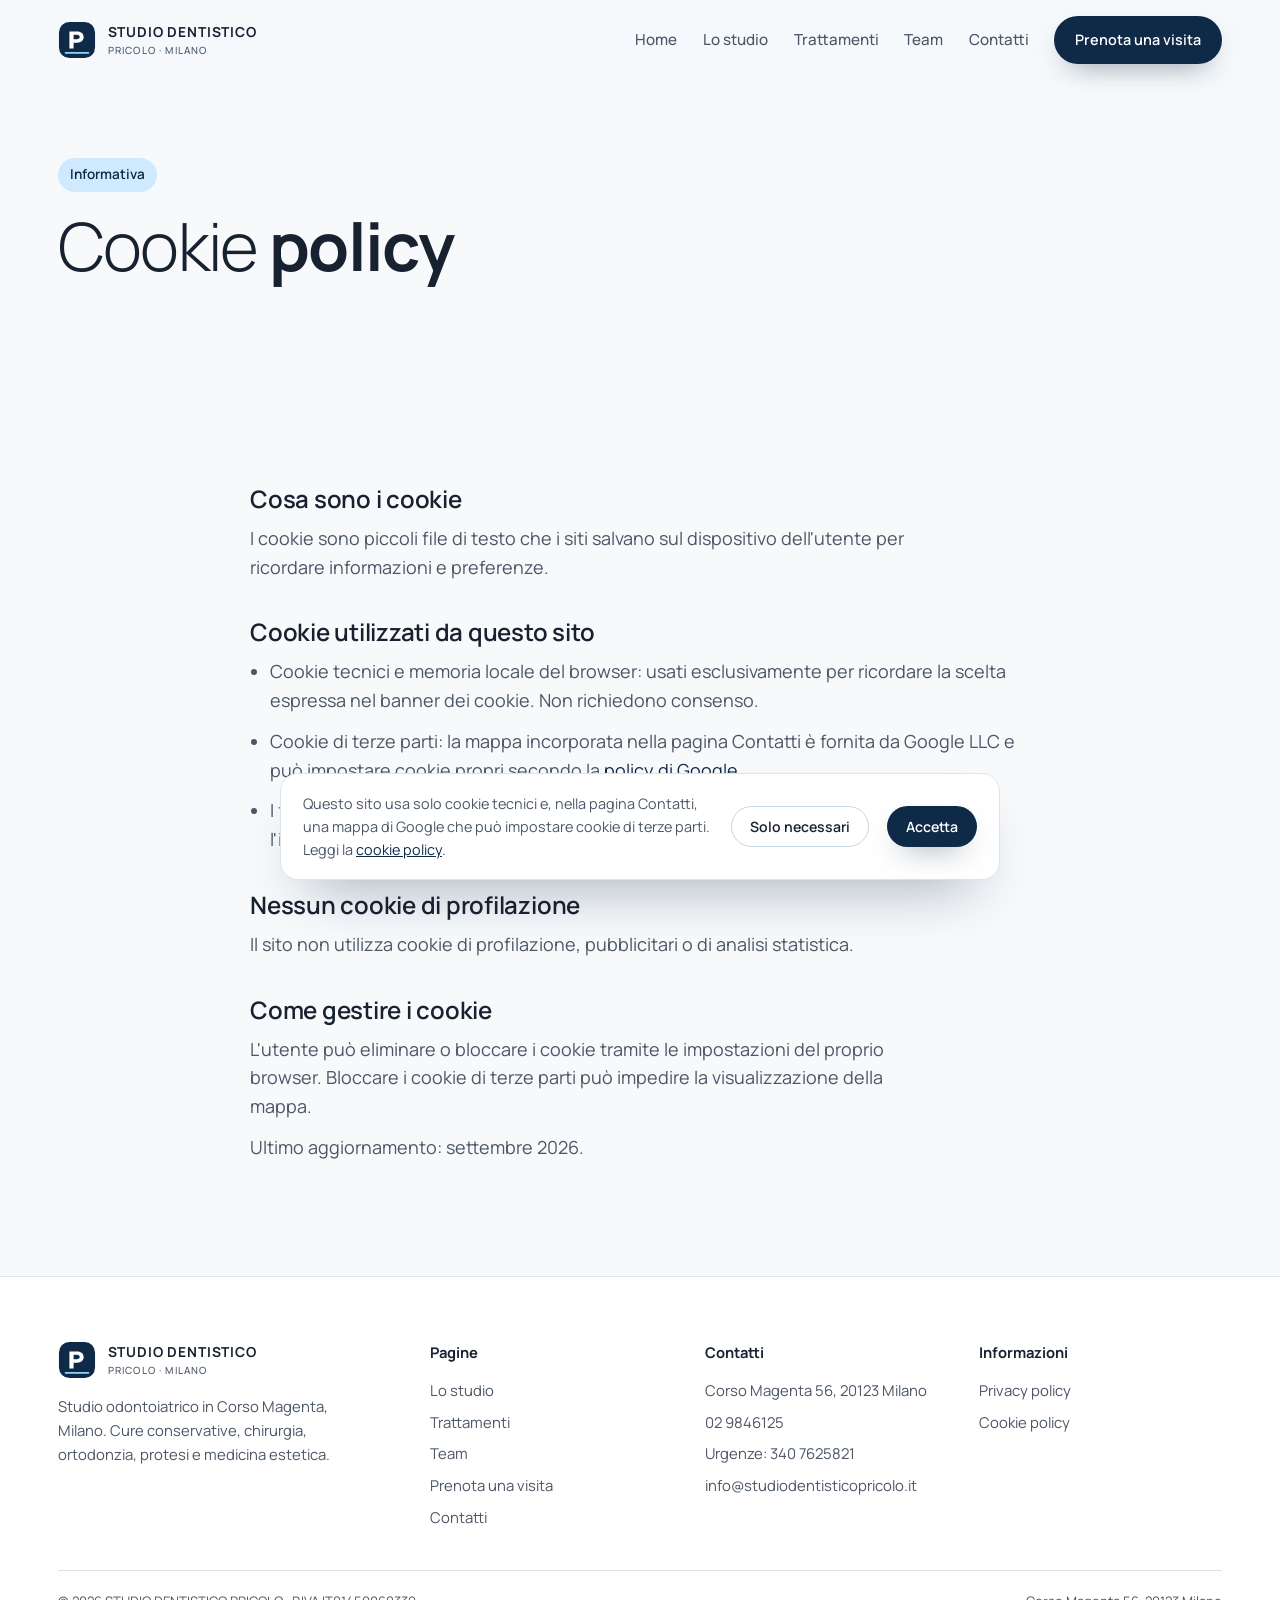
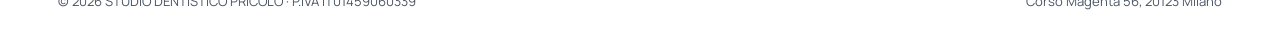
<file: cookie-policy.html>
<!DOCTYPE html>
<html lang="it">
<head>
<meta charset="UTF-8">
<meta name="viewport" content="width=device-width, initial-scale=1">
<title>Cookie policy · Studio Dentistico Pricolo</title>
<meta name="description" content="Informativa sui cookie utilizzati dal sito dello Studio Dentistico Pricolo.">
<link rel="icon" type="image/svg+xml" href="images/favicon.svg">
<link rel="icon" type="image/png" sizes="32x32" href="images/favicon-32.png">
<link rel="apple-touch-icon" href="images/apple-touch-icon.png">
<link rel="preconnect" href="https://fonts.googleapis.com"><link rel="preconnect" href="https://fonts.gstatic.com" crossorigin>
<link href="https://fonts.googleapis.com/css2?family=Manrope:wght@300;400;500;600;700&display=swap" rel="stylesheet">
<!-- STYLE:START -->
<style>
/* Studio Dentistico Pricolo: stile condiviso */
:root{
  --bg:#f7f9fb;--bg2:#eef3f7;--ink:#182130;--ink2:#4b5666;--line:#dbe4ec;
  --blue:#0e2a47;--sky:#8fd3ff;--sky2:#cfeaff;--white:#fff;
  --font:'Manrope',system-ui,-apple-system,'Segoe UI',Roboto,sans-serif;
  --r:22px;--rs:14px;
  --gutter:clamp(20px,4.5vw,72px);--wrap:1440px;
  --fs-h1:clamp(2.35rem,5.2vw,4.5rem);--fs-h2:clamp(1.8rem,3.2vw,2.9rem);--fs-h3:clamp(1.15rem,1.5vw,1.35rem);
  --fs:clamp(1rem,.95rem + .25vw,1.125rem);
  --sp:clamp(56px,8vw,128px);
}
*{box-sizing:border-box;margin:0;padding:0}
html{scroll-behavior:smooth;-webkit-text-size-adjust:100%}
body{font-family:var(--font);font-size:var(--fs);line-height:1.6;color:var(--ink);background:var(--bg);overflow-x:hidden}
img{max-width:100%;display:block}
a{color:inherit;text-decoration:none}
h1,h2,h3{line-height:1.08;letter-spacing:-.025em;font-weight:300}
h1{font-size:var(--fs-h1)}h2{font-size:var(--fs-h2)}h3{font-size:var(--fs-h3);font-weight:600;letter-spacing:-.01em}
h1 b,h2 b{font-weight:700}
p{max-width:62ch}
.wrap{width:min(100% - 2*var(--gutter),var(--wrap));margin-inline:auto}
.section{padding-block:var(--sp)}
.section.alt{background:var(--bg2)}
.lead{font-size:clamp(1.05rem,1.15vw,1.25rem);color:var(--ink2);margin-top:18px}
.muted{color:var(--ink2)}
.btn{display:inline-flex;align-items:center;gap:10px;padding:15px 26px;border-radius:999px;font-weight:600;font-size:.98rem;border:1.5px solid transparent;transition:transform .25s ease,background .25s ease,box-shadow .25s ease;cursor:pointer;font-family:inherit}
.btn:hover{transform:translateY(-2px)}
.btn.primary{background:var(--blue);color:#fff;box-shadow:0 12px 30px -14px rgba(14,42,71,.6)}
.btn.primary:hover{background:#153a5f}
.btn.ghost{border-color:#c6d4e0;color:var(--ink);background:transparent}
.btn.ghost:hover{background:#fff}
.btn.light{background:#fff;color:var(--blue)}
:focus-visible{outline:2px solid var(--sky);outline-offset:3px;border-radius:6px}
::selection{background:var(--sky2)}

/* Header */
.header{position:sticky;top:0;z-index:50;border-bottom:1px solid transparent;transition:border-color .3s}
.header::before{content:"";position:absolute;inset:0;z-index:-1;background:rgba(247,249,251,.78);backdrop-filter:blur(14px);-webkit-backdrop-filter:blur(14px)}
.header.scrolled{border-bottom-color:var(--line)}
.header .wrap{display:flex;align-items:center;justify-content:space-between;min-height:80px;gap:24px}
.logo{display:flex;align-items:center;gap:12px;font-weight:700;letter-spacing:.06em;font-size:.86rem;text-transform:uppercase;white-space:nowrap}
.logo svg{width:38px;height:38px;flex:none}
.logo small{display:block;font-weight:500;letter-spacing:.12em;font-size:.62rem;color:var(--ink2)}
.nav{display:flex;align-items:center;gap:clamp(16px,2vw,34px);list-style:none;font-size:.95rem;font-weight:500}
.nav a{position:relative;padding:6px 0;color:var(--ink2);transition:color .2s}
.nav a::after{content:"";position:absolute;left:0;right:0;bottom:0;height:2px;background:var(--sky);transform:scaleX(0);transform-origin:left;transition:transform .3s}
.nav a:hover,.nav a.active{color:var(--ink)}
.nav a.active::after,.nav a:hover::after{transform:scaleX(1)}
.nav .btn{padding:11px 20px;font-size:.9rem}
.burger{display:none;width:44px;height:44px;border:0;background:transparent;cursor:pointer;flex-direction:column;justify-content:center;gap:6px;align-items:center}
.burger span{width:24px;height:2px;background:var(--ink);transition:.3s;display:block}
@media(max-width:960px){
  .burger{display:flex}
  .nav{position:fixed;top:80px;left:0;right:0;bottom:0;height:calc(100vh - 80px);height:calc(100dvh - 80px);z-index:60;background:var(--bg);flex-direction:column;align-items:flex-start;padding:28px var(--gutter);gap:22px;font-size:1.25rem;transform:translateX(100%);transition:transform .35s ease;overflow:auto}
  .nav.open{transform:none}
  .nav .btn{margin-top:10px;font-size:1rem}
  body.menu-open{overflow:hidden}
  body.menu-open .header::before{background:var(--bg)}
  .burger.open span:nth-child(1){transform:translateY(8px) rotate(45deg)}
  .burger.open span:nth-child(2){opacity:0}
  .burger.open span:nth-child(3){transform:translateY(-8px) rotate(-45deg)}
}

/* Hero */
.hero{position:relative;overflow:hidden;padding-block:clamp(48px,7vw,110px) clamp(56px,7vw,110px)}
.hero .wrap{display:grid;grid-template-columns:minmax(0,1.05fr) minmax(0,.95fr);gap:clamp(32px,5vw,80px);align-items:center;position:relative;z-index:1}
.hero .sub{margin-top:22px;font-size:clamp(1.05rem,1.2vw,1.25rem);color:var(--ink2);max-width:46ch}
.hero .btns{margin-top:32px;display:flex;gap:12px;flex-wrap:wrap}
.hero .pic{position:relative;height:min(600px,40vw)}
.hero .pic img{position:absolute;object-fit:cover;border-radius:var(--r)}
.hero .p1{width:62%;height:100%;right:0;top:0}
.hero .p2{width:44%;height:58%;left:0;bottom:-4%;box-shadow:0 30px 50px -25px rgba(14,42,71,.45);border:6px solid var(--bg)}
.glow{position:absolute;width:min(60vw,640px);aspect-ratio:1;border-radius:50%;pointer-events:none;background:radial-gradient(circle at 40% 40%,var(--sky2) 0%,rgba(207,234,255,0) 65%);animation:drift 11s ease-in-out infinite alternate;z-index:0}
.glow.a{right:-14%;top:-30%}.glow.b{left:-20%;bottom:-40%;animation-delay:-5s;opacity:.7}
@keyframes drift{to{transform:translate(-6%,8%) scale(1.1)}}
.beam{position:absolute;height:2px;width:55%;left:40%;top:38px;background:linear-gradient(90deg,transparent,var(--sky) 40%,#fff 60%,transparent);z-index:0}
.beam.v{width:2px;height:60%;top:20%;left:auto;right:var(--gutter);background:linear-gradient(180deg,transparent,var(--sky),transparent)}
.strip{border-top:1px solid var(--line);display:grid;grid-template-columns:repeat(auto-fit,minmax(200px,1fr));gap:0}
.strip>div{padding:22px 24px 22px 0;margin-right:24px;border-right:1px solid var(--line);font-size:.92rem;color:var(--ink2)}
.strip>div:last-child{border:0}
.strip em{display:block;font-style:normal;color:var(--ink);font-weight:600;font-size:1.02rem}
@media(max-width:820px){.beam{display:none}.hero .wrap{grid-template-columns:1fr}.hero .pic{height:auto;margin-bottom:8px}.hero .pic img{position:relative;display:block}.hero .p1{width:64%;height:clamp(260px,78vw,460px);margin-left:auto;right:auto;top:auto}.hero .p1{width:68%}.hero .p2{width:46%;height:clamp(190px,56vw,330px);bottom:auto;left:auto;margin-top:clamp(-260px,-42vw,-150px)}.strip>div{border:0;margin:0;padding:12px 0}}
@media(prefers-reduced-motion:reduce){.glow{animation:none}.reveal{opacity:1;transform:none}}

/* Page hero (pagine interne) */
.page-hero{position:relative;overflow:hidden;padding-block:clamp(48px,6vw,96px) clamp(40px,5vw,72px)}
.page-hero .wrap{position:relative;z-index:1;display:grid;grid-template-columns:minmax(0,1.2fr) minmax(0,.8fr);gap:40px;align-items:end}
.page-hero .kicker{display:inline-block;font-size:.85rem;font-weight:600;color:var(--blue);background:var(--sky2);padding:6px 12px;border-radius:999px;margin-bottom:18px}
@media(max-width:820px){.page-hero .wrap{grid-template-columns:1fr}}

/* Griglie e card */
.grid{display:grid;gap:clamp(16px,2vw,28px)}
.g2{grid-template-columns:repeat(auto-fit,minmax(min(100%,320px),1fr))}
.g3{grid-template-columns:repeat(auto-fit,minmax(min(100%,280px),1fr))}
.g4{grid-template-columns:repeat(auto-fit,minmax(min(100%,230px),1fr))}
.card{background:#fff;border:1px solid var(--line);border-radius:var(--r);padding:clamp(22px,2.4vw,34px);transition:transform .3s,box-shadow .3s,border-color .3s}
.card:hover{transform:translateY(-4px);box-shadow:0 30px 50px -30px rgba(14,42,71,.35);border-color:#c8d9e8}
.card h3{margin-bottom:10px}
.card p{font-size:.98rem;color:var(--ink2)}
.icon{width:46px;height:46px;border-radius:14px;background:linear-gradient(135deg,var(--sky2),#e8f5ff);display:grid;place-items:center;margin-bottom:18px;color:var(--blue)}
.icon svg{width:22px;height:22px}
.split{display:grid;grid-template-columns:repeat(auto-fit,minmax(min(100%,380px),1fr));gap:clamp(28px,4vw,72px);align-items:center}
.split img{border-radius:var(--r);width:100%;height:100%;object-fit:cover;aspect-ratio:4/5;max-height:640px}
.split .stack{display:grid;grid-template-columns:1fr 1fr;gap:16px}
.split .stack img{aspect-ratio:3/4}
.split .stack img:nth-child(2){margin-top:40px}
.head{margin-bottom:clamp(28px,4vw,52px);max-width:760px}
.head p{margin-top:14px;color:var(--ink2)}
.list{list-style:none;display:grid;gap:12px;margin-top:22px}
.list li{display:flex;gap:12px;align-items:flex-start;color:var(--ink2)}
.list li::before{content:"";width:8px;height:8px;border-radius:50%;background:var(--sky);flex:none;margin-top:.55em}

/* Trattamenti */
.tlist{display:grid;grid-template-columns:repeat(auto-fit,minmax(min(100%,300px),1fr));gap:16px}
.treat{background:#fff;border:1px solid var(--line);border-radius:var(--rs);padding:22px 24px;display:flex;gap:16px;align-items:flex-start;transition:border-color .3s,transform .3s}
.treat:hover{border-color:var(--sky);transform:translateY(-3px)}
.treat .n{font-weight:700;color:var(--blue);font-size:.85rem;background:var(--sky2);border-radius:8px;padding:4px 8px;flex:none;line-height:1.3}
.treat p{font-size:.92rem;color:var(--ink2);margin-top:4px}

/* Team */
.member{text-align:left}
.member .ph{aspect-ratio:4/5;border-radius:var(--r);overflow:hidden;background:linear-gradient(160deg,#e6eef5,#f7f9fb);margin-bottom:16px}
.member .ph img,.member .ph svg{width:100%;height:100%;object-fit:cover}
.member h3{font-size:1.15rem}
.member p{color:var(--ink2);font-size:.95rem}

/* Form */
.form{display:grid;grid-template-columns:1fr 1fr;gap:18px;background:#fff;border:1px solid var(--line);border-radius:var(--r);padding:clamp(22px,3vw,40px)}
.form .full{grid-column:1/-1}
.form label{display:block;font-size:.88rem;font-weight:600;margin-bottom:8px}
.form input,.form select,.form textarea{width:100%;font:inherit;padding:14px 16px;border:1.5px solid var(--line);border-radius:12px;background:#fbfcfd;color:var(--ink);transition:border-color .2s,box-shadow .2s}
.form input:focus,.form select:focus,.form textarea:focus{border-color:var(--sky);box-shadow:0 0 0 4px rgba(143,211,255,.25);outline:0}
.form textarea{min-height:140px;resize:vertical}
.form .hint{font-size:.85rem;color:var(--ink2);margin-top:8px}
.form .check{display:flex;gap:10px;align-items:flex-start;font-size:.88rem;color:var(--ink2)}
.form .check input{width:auto;margin-top:4px}
.form .msg{grid-column:1/-1;font-size:.92rem;padding:12px 16px;border-radius:12px;display:none}
.form .msg.ok{display:block;background:#e8f7ee;color:#1f6b3a}
.form .msg.err{display:block;background:#fdecec;color:#9b2222}
.hp{position:absolute;left:-9999px;opacity:0;height:0;width:0}
@media(max-width:640px){.form{grid-template-columns:1fr}}

/* Contatti */
.info{display:grid;gap:22px}
.info .row{display:flex;gap:16px;align-items:flex-start}
.info .row .icon{margin:0;width:42px;height:42px;flex:none}
.info strong{display:block;font-weight:600}
.info a{color:var(--blue)}
.map{border-radius:var(--r);overflow:hidden;border:1px solid var(--line);aspect-ratio:16/10;min-height:320px}
.map iframe{width:100%;height:100%;border:0}
.hours{list-style:none;display:grid;gap:10px}
.hours li{display:flex;justify-content:space-between;border-bottom:1px solid var(--line);padding-bottom:10px;font-size:.98rem}
.hours span:last-child{color:var(--ink2)}

/* CTA */
.cta{position:relative;overflow:hidden;background:var(--blue);color:#fff;border-radius:calc(var(--r) + 8px);padding:clamp(40px,5vw,72px);display:grid;grid-template-columns:1fr auto;gap:32px;align-items:center}
.cta h2{font-weight:300}.cta h2 b{font-weight:700}
.cta p{color:#c8daea;margin-top:12px}
.cta .glow{opacity:.35}
.cta>*{position:relative;z-index:1}
@media(max-width:720px){.cta{grid-template-columns:1fr}}

/* Footer */
.footer{border-top:1px solid var(--line);padding-block:clamp(40px,5vw,72px) 32px;background:#fff}
.footer .cols{display:grid;grid-template-columns:1.4fr 1fr 1fr 1fr;gap:32px}
.footer h4{font-size:.92rem;font-weight:700;margin-bottom:14px}
.footer ul{list-style:none;display:grid;gap:8px;font-size:.93rem;color:var(--ink2)}
.footer a:hover{color:var(--ink)}
.footer .legal{margin-top:40px;padding-top:20px;border-top:1px solid var(--line);display:flex;justify-content:space-between;gap:16px;flex-wrap:wrap;font-size:.82rem;color:var(--ink2)}
@media(max-width:900px){.footer .cols{grid-template-columns:1fr 1fr}}
@media(max-width:520px){.footer .cols{grid-template-columns:1fr}}

/* Cookie banner */
.cookie{position:fixed;left:50%;bottom:20px;transform:translate(-50%,140%);width:min(92vw,720px);background:#fff;border:1px solid var(--line);border-radius:18px;padding:18px 22px;box-shadow:0 30px 60px -30px rgba(14,42,71,.45);z-index:90;display:flex;gap:18px;align-items:center;flex-wrap:wrap;transition:transform .5s cubic-bezier(.2,.8,.2,1);font-size:.9rem;color:var(--ink2)}
.cookie.show{transform:translate(-50%,0)}
.cookie p{flex:1 1 300px;max-width:none}
.cookie a{color:var(--blue);text-decoration:underline}
.cookie .btn{padding:10px 18px;font-size:.88rem}

/* Legali */
.legal-body{max-width:780px}
.legal-body h2{font-size:1.5rem;font-weight:600;margin:38px 0 12px;letter-spacing:-.01em}
.legal-body p,.legal-body li{color:var(--ink2);margin-bottom:12px}
.legal-body ul{padding-left:20px}

/* Reveal */
.reveal{opacity:0;transform:translateY(22px);transition:opacity .7s ease,transform .7s ease}
.reveal.in{opacity:1;transform:none}
.reveal.d1{transition-delay:.1s}.reveal.d2{transition-delay:.2s}.reveal.d3{transition-delay:.3s}
.note{font-size:.85rem;color:#8a5a00;background:#fff6e0;border:1px dashed #f0d28a;border-radius:10px;padding:8px 12px;display:inline-block}

/* Team: card espandibili */
.grid.team{align-items:start;grid-template-columns:repeat(3,minmax(0,1fr))}
@media(max-width:900px){.grid.team{grid-template-columns:repeat(2,minmax(0,1fr))}}
@media(max-width:560px){.grid.team{grid-template-columns:1fr}}
.person{background:transparent;border:1px solid transparent;border-radius:calc(var(--r) + 6px);padding:10px;transition:background .35s,box-shadow .35s,transform .35s,border-color .35s}
.person-btn{all:unset;display:block;width:100%;cursor:pointer;border-radius:var(--r)}
.person-btn:focus-visible{outline:2px solid var(--sky);outline-offset:4px}
.person .ph{position:relative;aspect-ratio:4/5;border-radius:var(--r);overflow:hidden;background:linear-gradient(160deg,#e6eef5,#f7f9fb);margin-bottom:16px}
.person .ph img,.person .ph svg{width:100%;height:100%;object-fit:cover;transition:transform .6s ease}
.person:hover .ph img,.person:hover .ph svg{transform:scale(1.03)}
.person h3{font-size:1.15rem;padding-inline:4px}
.person-btn>p{color:var(--ink2);font-size:.95rem;padding-inline:4px}
.plus{position:absolute;right:14px;bottom:14px;width:42px;height:42px;border-radius:50%;background:rgba(255,255,255,.9);backdrop-filter:blur(6px);box-shadow:0 8px 20px -8px rgba(14,42,71,.4);transition:transform .35s,background .35s}
.plus::before,.plus::after{content:"";position:absolute;left:50%;top:50%;width:14px;height:2px;background:var(--blue);transform:translate(-50%,-50%)}
.plus::after{transform:translate(-50%,-50%) rotate(90deg)}
.bio{display:grid;grid-template-rows:0fr;transition:grid-template-rows .45s ease}
.bio>div{overflow:hidden}
.bio p{padding:14px 4px 6px;margin-top:12px;border-top:1px solid var(--line);color:var(--ink2);font-size:.95rem}
.person.open{background:#fff;border-color:var(--line);box-shadow:0 30px 60px -30px rgba(14,42,71,.35);transform:translateY(-6px)}
.person.open .bio{grid-template-rows:1fr}
.person.open .plus{transform:rotate(45deg);background:var(--sky2)}
@media(prefers-reduced-motion:reduce){.person,.bio,.plus{transition:none}}

/* Trattamenti: carosello orizzontale automatico */
.marquee{position:relative;overflow:hidden;padding-block:14px;margin-inline:calc(-1 * var(--gutter));-webkit-mask-image:linear-gradient(90deg,transparent,#000 var(--gutter),#000 calc(100% - var(--gutter)),transparent);mask-image:linear-gradient(90deg,transparent,#000 var(--gutter),#000 calc(100% - var(--gutter)),transparent)}
.marquee .tlist{display:flex;flex-wrap:nowrap;gap:0;width:max-content;animation:marquee var(--dur,60s) linear infinite;will-change:transform}
.marquee .treat{width:clamp(260px,26vw,340px);flex:none;margin-right:16px;align-self:stretch}
.marquee:hover .tlist,.marquee.paused .tlist{animation-play-state:paused}
.marquee .treat:hover{border-color:var(--sky);transform:translateY(-6px);box-shadow:0 24px 44px -24px rgba(14,42,71,.4);background:linear-gradient(180deg,#fff,#f3f9ff)}
@keyframes marquee{from{transform:translateX(0)}to{transform:translateX(-50%)}}
@media(prefers-reduced-motion:reduce){.marquee{overflow-x:auto}.marquee .tlist{animation:none}}

</style>
<!-- STYLE:END -->
</head>
<body>
<header class="header"><div class="wrap">
<a class="logo" href="index.html" aria-label="Studio Dentistico Pricolo"><svg viewBox="0 0 40 40" fill="none" xmlns="http://www.w3.org/2000/svg" aria-hidden="true"><rect x="1" y="1" width="38" height="38" rx="11" fill="#0e2a47"/><path d="M12 29V11h8.2c4.2 0 6.8 2.4 6.8 5.9s-2.6 5.9-6.8 5.9H16.4V29H12zm4.4-9.8h3.5c1.9 0 3-1 3-2.3s-1.1-2.3-3-2.3h-3.5v4.6z" fill="#fff"/><path d="M8 33.5h24" stroke="#8fd3ff" stroke-width="2" stroke-linecap="round"/></svg><span>Studio Dentistico<small>Pricolo · Milano</small></span></a>
<button class="burger" aria-label="Apri menu" aria-expanded="false"><span></span><span></span><span></span></button>
<ul class="nav"><li><a href="index.html">Home</a></li><li><a href="studio.html">Lo studio</a></li><li><a href="trattamenti.html">Trattamenti</a></li><li><a href="team.html">Team</a></li><li><a href="contatti.html">Contatti</a></li><li><a class="btn primary" href="prenota.html">Prenota una visita</a></li></ul>
</div></header>
<main>

<section class="page-hero"><div class="wrap"><div><span class="kicker">Informativa</span><h1>Cookie <b>policy</b></h1></div></div></section>
<section class="section"><div class="wrap legal-body">
<h2>Cosa sono i cookie</h2><p>I cookie sono piccoli file di testo che i siti salvano sul dispositivo dell'utente per ricordare informazioni e preferenze.</p>
<h2>Cookie utilizzati da questo sito</h2><ul><li>Cookie tecnici e memoria locale del browser: usati esclusivamente per ricordare la scelta espressa nel banner dei cookie. Non richiedono consenso.</li><li>Cookie di terze parti: la mappa incorporata nella pagina Contatti è fornita da Google LLC e può impostare cookie propri secondo la <a href="https://policies.google.com/technologies/cookies" style="color:var(--blue);text-decoration:underline" rel="noopener" target="_blank">policy di Google</a>.</li><li>I font tipografici sono caricati da Google Fonts; il servizio non imposta cookie ma riceve l'indirizzo IP del visitatore.</li></ul>
<h2>Nessun cookie di profilazione</h2><p>Il sito non utilizza cookie di profilazione, pubblicitari o di analisi statistica.</p>
<h2>Come gestire i cookie</h2><p>L'utente può eliminare o bloccare i cookie tramite le impostazioni del proprio browser. Bloccare i cookie di terze parti può impedire la visualizzazione della mappa.</p>
<p>Ultimo aggiornamento: settembre 2026.</p>
</div></section>
</main>
<footer class="footer"><div class="wrap">
<div class="cols">
<div><a class="logo" href="index.html"><svg viewBox="0 0 40 40" fill="none" xmlns="http://www.w3.org/2000/svg" aria-hidden="true"><rect x="1" y="1" width="38" height="38" rx="11" fill="#0e2a47"/><path d="M12 29V11h8.2c4.2 0 6.8 2.4 6.8 5.9s-2.6 5.9-6.8 5.9H16.4V29H12zm4.4-9.8h3.5c1.9 0 3-1 3-2.3s-1.1-2.3-3-2.3h-3.5v4.6z" fill="#fff"/><path d="M8 33.5h24" stroke="#8fd3ff" stroke-width="2" stroke-linecap="round"/></svg><span>Studio Dentistico<small>Pricolo · Milano</small></span></a>
<p class="muted" style="margin-top:16px;font-size:.93rem;max-width:34ch">Studio odontoiatrico in Corso Magenta, Milano. Cure conservative, chirurgia, ortodonzia, protesi e medicina estetica.</p></div>
<div><h4>Pagine</h4><ul><li><a href="studio.html">Lo studio</a></li><li><a href="trattamenti.html">Trattamenti</a></li><li><a href="team.html">Team</a></li><li><a href="prenota.html">Prenota una visita</a></li><li><a href="contatti.html">Contatti</a></li></ul></div>
<div><h4>Contatti</h4><ul><li>Corso Magenta 56, 20123 Milano</li><li><a href="tel:+3929846125">02 9846125</a></li><li>Urgenze: <a href="tel:+393407625821">340 7625821</a></li><li><a data-email href="#"></a></li></ul></div>
<div><h4>Informazioni</h4><ul><li><a href="privacy.html">Privacy policy</a></li><li><a href="cookie-policy.html">Cookie policy</a></li></ul></div>
</div>
<div class="legal"><span>© <span data-year></span> STUDIO DENTISTICO PRICOLO · P.IVA IT01459060339</span><span>Corso Magenta 56, 20123 Milano</span></div>
</div></footer>
<div class="cookie" role="dialog" aria-live="polite"><p>Questo sito usa solo cookie tecnici e, nella pagina Contatti, una mappa di Google che può impostare cookie di terze parti. Leggi la <a href="cookie-policy.html">cookie policy</a>.</p><button class="btn ghost" data-consent="essential">Solo necessari</button><button class="btn primary" data-consent="all">Accetta</button></div>
<!-- SCRIPT:START -->
<script>
/* Studio Dentistico Pricolo: script condiviso */
(function(){
  // Header e menu mobile
  var header=document.querySelector('.header');
  var burger=document.querySelector('.burger');
  var nav=document.querySelector('.nav');
  function onScroll(){ if(header) header.classList.toggle('scrolled',window.scrollY>10); }
  window.addEventListener('scroll',onScroll,{passive:true}); onScroll();
  if(burger&&nav){
    burger.addEventListener('click',function(){
      var open=nav.classList.toggle('open');
      burger.classList.toggle('open',open);
      document.body.classList.toggle('menu-open',open);
      burger.setAttribute('aria-expanded',open?'true':'false');
    });
  }
  // Voce di menu attiva
  var here=location.pathname.split('/').pop()||'index.html';
  document.querySelectorAll('.nav a').forEach(function(a){
    var href=a.getAttribute('href');
    if(href===here||(here==='index.html'&&href==='index.html')) a.classList.add('active');
  });

  // Trattamenti: carosello orizzontale automatico
  var SPEED=40*1.75; // pixel al secondo: velocita base 40, moltiplicata 1,75
  document.querySelectorAll('.tlist').forEach(function(list){
    if(list.closest('.marquee')) return;
    var box=document.createElement('div');
    box.className='marquee reveal';
    list.parentNode.insertBefore(box,list);
    box.appendChild(list);
    var items=Array.prototype.slice.call(list.children);
    items.forEach(function(it){ it.classList.remove('reveal','d1','d2','d3'); });
    items.forEach(function(it){
      var c=it.cloneNode(true);
      c.setAttribute('aria-hidden','true');
      list.appendChild(c);
    });
    function setDur(){ list.style.setProperty('--dur',(list.scrollWidth/2/SPEED)+'s'); }
    setDur();
    window.addEventListener('resize',setDur);
    window.addEventListener('load',setDur);
    var t;
    box.addEventListener('touchstart',function(){ clearTimeout(t); box.classList.add('paused'); },{passive:true});
    box.addEventListener('touchend',function(){ clearTimeout(t); t=setTimeout(function(){ box.classList.remove('paused'); },2500); },{passive:true});
  });

  // Reveal allo scroll
  var els=document.querySelectorAll('.reveal');
  if('IntersectionObserver' in window){
    var io=new IntersectionObserver(function(entries){
      entries.forEach(function(e){ if(e.isIntersecting){ e.target.classList.add('in'); io.unobserve(e.target);} });
    },{threshold:.12});
    els.forEach(function(el){ io.observe(el); });
  } else { els.forEach(function(el){ el.classList.add('in'); }); }

  // Email composta lato client (anti spam)
  var user='info', domain='studiodentisticopricolo.it';
  var email=user+'@'+domain;
  document.querySelectorAll('[data-email]').forEach(function(el){
    el.textContent=email;
    if(el.tagName==='A') el.setAttribute('href','mailto:'+email);
  });

  // Modulo FormSubmit
  var form=document.querySelector('form[data-formsubmit]');
  if(form){
    form.setAttribute('action','https://formsubmit.co/'+email);
    var msg=form.querySelector('.msg');
    form.addEventListener('submit',function(ev){
      var hp=form.querySelector('input[name="_honey"]');
      if(hp&&hp.value){ ev.preventDefault(); return; }
      var priv=form.querySelector('input[name="privacy"]');
      if(priv&&!priv.checked){
        ev.preventDefault();
        if(msg){ msg.className='msg err'; msg.textContent='Per inviare la richiesta serve il consenso al trattamento dei dati.'; }
        return;
      }
      var next=form.querySelector('input[name="_next"]');
      if(next){
        var base=location.href.replace(/[^\/]*$/,'');
        next.value=base+'grazie.html';
      }
    });
  }

  // Cookie banner
  var KEY='sdp_cookie_consent';
  var banner=document.querySelector('.cookie');
  if(banner){
    var seen=null;
    try{ seen=localStorage.getItem(KEY); }catch(e){}
    if(!seen){ setTimeout(function(){ banner.classList.add('show'); },800); }
    banner.querySelectorAll('[data-consent]').forEach(function(b){
      b.addEventListener('click',function(){
        try{ localStorage.setItem(KEY,b.getAttribute('data-consent')); }catch(e){}
        banner.classList.remove('show');
      });
    });
  }


  // Team: apertura card
  var people=document.querySelectorAll('.person');
  people.forEach(function(card){
    var btn=card.querySelector('.person-btn');
    if(!btn) return;
    btn.addEventListener('click',function(){
      var willOpen=!card.classList.contains('open');
      people.forEach(function(c){ c.classList.remove('open'); var b=c.querySelector('.person-btn'); if(b) b.setAttribute('aria-expanded','false'); });
      if(willOpen){ card.classList.add('open'); btn.setAttribute('aria-expanded','true'); }
    });
  });

  // Anno nel footer
  document.querySelectorAll('[data-year]').forEach(function(el){ el.textContent=new Date().getFullYear(); });
})();

</script>
<!-- SCRIPT:END -->
</body>
</html>
</file>
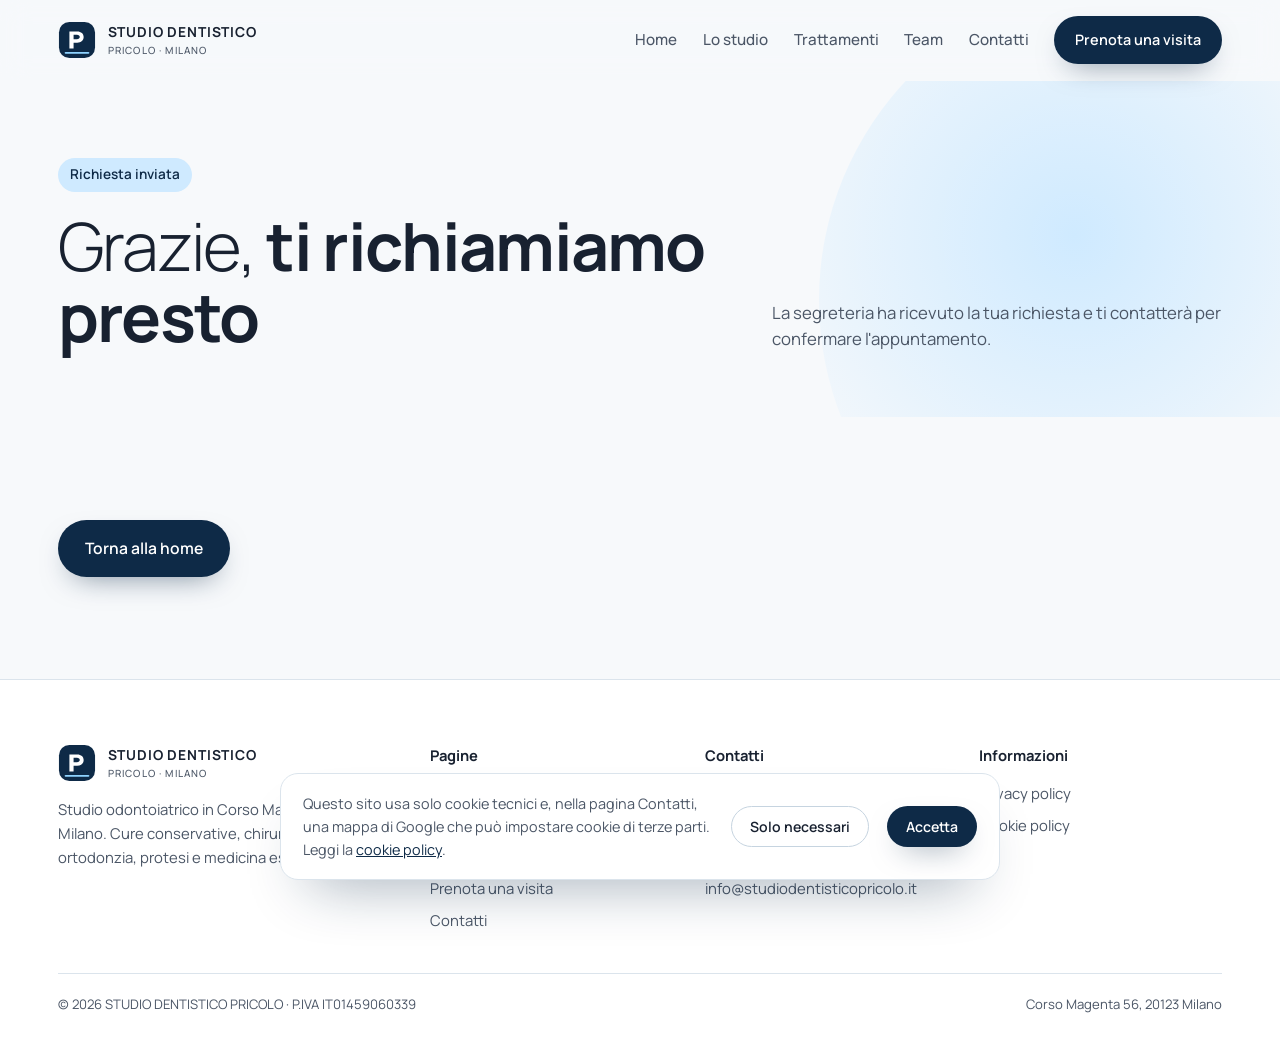
<file: grazie.html>
<!DOCTYPE html>
<html lang="it">
<head>
<meta charset="UTF-8">
<meta name="viewport" content="width=device-width, initial-scale=1">
<title>Richiesta inviata · Studio Dentistico Pricolo</title>
<meta name="description" content="Richiesta di appuntamento inviata.">
<link rel="icon" type="image/svg+xml" href="images/favicon.svg">
<link rel="icon" type="image/png" sizes="32x32" href="images/favicon-32.png">
<link rel="apple-touch-icon" href="images/apple-touch-icon.png">
<link rel="preconnect" href="https://fonts.googleapis.com"><link rel="preconnect" href="https://fonts.gstatic.com" crossorigin>
<link href="https://fonts.googleapis.com/css2?family=Manrope:wght@300;400;500;600;700&display=swap" rel="stylesheet">
<!-- STYLE:START -->
<style>
/* Studio Dentistico Pricolo: stile condiviso */
:root{
  --bg:#f7f9fb;--bg2:#eef3f7;--ink:#182130;--ink2:#4b5666;--line:#dbe4ec;
  --blue:#0e2a47;--sky:#8fd3ff;--sky2:#cfeaff;--white:#fff;
  --font:'Manrope',system-ui,-apple-system,'Segoe UI',Roboto,sans-serif;
  --r:22px;--rs:14px;
  --gutter:clamp(20px,4.5vw,72px);--wrap:1440px;
  --fs-h1:clamp(2.35rem,5.2vw,4.5rem);--fs-h2:clamp(1.8rem,3.2vw,2.9rem);--fs-h3:clamp(1.15rem,1.5vw,1.35rem);
  --fs:clamp(1rem,.95rem + .25vw,1.125rem);
  --sp:clamp(56px,8vw,128px);
}
*{box-sizing:border-box;margin:0;padding:0}
html{scroll-behavior:smooth;-webkit-text-size-adjust:100%}
body{font-family:var(--font);font-size:var(--fs);line-height:1.6;color:var(--ink);background:var(--bg);overflow-x:hidden}
img{max-width:100%;display:block}
a{color:inherit;text-decoration:none}
h1,h2,h3{line-height:1.08;letter-spacing:-.025em;font-weight:300}
h1{font-size:var(--fs-h1)}h2{font-size:var(--fs-h2)}h3{font-size:var(--fs-h3);font-weight:600;letter-spacing:-.01em}
h1 b,h2 b{font-weight:700}
p{max-width:62ch}
.wrap{width:min(100% - 2*var(--gutter),var(--wrap));margin-inline:auto}
.section{padding-block:var(--sp)}
.section.alt{background:var(--bg2)}
.lead{font-size:clamp(1.05rem,1.15vw,1.25rem);color:var(--ink2);margin-top:18px}
.muted{color:var(--ink2)}
.btn{display:inline-flex;align-items:center;gap:10px;padding:15px 26px;border-radius:999px;font-weight:600;font-size:.98rem;border:1.5px solid transparent;transition:transform .25s ease,background .25s ease,box-shadow .25s ease;cursor:pointer;font-family:inherit}
.btn:hover{transform:translateY(-2px)}
.btn.primary{background:var(--blue);color:#fff;box-shadow:0 12px 30px -14px rgba(14,42,71,.6)}
.btn.primary:hover{background:#153a5f}
.btn.ghost{border-color:#c6d4e0;color:var(--ink);background:transparent}
.btn.ghost:hover{background:#fff}
.btn.light{background:#fff;color:var(--blue)}
:focus-visible{outline:2px solid var(--sky);outline-offset:3px;border-radius:6px}
::selection{background:var(--sky2)}

/* Header */
.header{position:sticky;top:0;z-index:50;border-bottom:1px solid transparent;transition:border-color .3s}
.header::before{content:"";position:absolute;inset:0;z-index:-1;background:rgba(247,249,251,.78);backdrop-filter:blur(14px);-webkit-backdrop-filter:blur(14px)}
.header.scrolled{border-bottom-color:var(--line)}
.header .wrap{display:flex;align-items:center;justify-content:space-between;min-height:80px;gap:24px}
.logo{display:flex;align-items:center;gap:12px;font-weight:700;letter-spacing:.06em;font-size:.86rem;text-transform:uppercase;white-space:nowrap}
.logo svg{width:38px;height:38px;flex:none}
.logo small{display:block;font-weight:500;letter-spacing:.12em;font-size:.62rem;color:var(--ink2)}
.nav{display:flex;align-items:center;gap:clamp(16px,2vw,34px);list-style:none;font-size:.95rem;font-weight:500}
.nav a{position:relative;padding:6px 0;color:var(--ink2);transition:color .2s}
.nav a::after{content:"";position:absolute;left:0;right:0;bottom:0;height:2px;background:var(--sky);transform:scaleX(0);transform-origin:left;transition:transform .3s}
.nav a:hover,.nav a.active{color:var(--ink)}
.nav a.active::after,.nav a:hover::after{transform:scaleX(1)}
.nav .btn{padding:11px 20px;font-size:.9rem}
.burger{display:none;width:44px;height:44px;border:0;background:transparent;cursor:pointer;flex-direction:column;justify-content:center;gap:6px;align-items:center}
.burger span{width:24px;height:2px;background:var(--ink);transition:.3s;display:block}
@media(max-width:960px){
  .burger{display:flex}
  .nav{position:fixed;top:80px;left:0;right:0;bottom:0;height:calc(100vh - 80px);height:calc(100dvh - 80px);z-index:60;background:var(--bg);flex-direction:column;align-items:flex-start;padding:28px var(--gutter);gap:22px;font-size:1.25rem;transform:translateX(100%);transition:transform .35s ease;overflow:auto}
  .nav.open{transform:none}
  .nav .btn{margin-top:10px;font-size:1rem}
  body.menu-open{overflow:hidden}
  body.menu-open .header::before{background:var(--bg)}
  .burger.open span:nth-child(1){transform:translateY(8px) rotate(45deg)}
  .burger.open span:nth-child(2){opacity:0}
  .burger.open span:nth-child(3){transform:translateY(-8px) rotate(-45deg)}
}

/* Hero */
.hero{position:relative;overflow:hidden;padding-block:clamp(48px,7vw,110px) clamp(56px,7vw,110px)}
.hero .wrap{display:grid;grid-template-columns:minmax(0,1.05fr) minmax(0,.95fr);gap:clamp(32px,5vw,80px);align-items:center;position:relative;z-index:1}
.hero .sub{margin-top:22px;font-size:clamp(1.05rem,1.2vw,1.25rem);color:var(--ink2);max-width:46ch}
.hero .btns{margin-top:32px;display:flex;gap:12px;flex-wrap:wrap}
.hero .pic{position:relative;height:min(600px,40vw)}
.hero .pic img{position:absolute;object-fit:cover;border-radius:var(--r)}
.hero .p1{width:62%;height:100%;right:0;top:0}
.hero .p2{width:44%;height:58%;left:0;bottom:-4%;box-shadow:0 30px 50px -25px rgba(14,42,71,.45);border:6px solid var(--bg)}
.glow{position:absolute;width:min(60vw,640px);aspect-ratio:1;border-radius:50%;pointer-events:none;background:radial-gradient(circle at 40% 40%,var(--sky2) 0%,rgba(207,234,255,0) 65%);animation:drift 11s ease-in-out infinite alternate;z-index:0}
.glow.a{right:-14%;top:-30%}.glow.b{left:-20%;bottom:-40%;animation-delay:-5s;opacity:.7}
@keyframes drift{to{transform:translate(-6%,8%) scale(1.1)}}
.beam{position:absolute;height:2px;width:55%;left:40%;top:38px;background:linear-gradient(90deg,transparent,var(--sky) 40%,#fff 60%,transparent);z-index:0}
.beam.v{width:2px;height:60%;top:20%;left:auto;right:var(--gutter);background:linear-gradient(180deg,transparent,var(--sky),transparent)}
.strip{border-top:1px solid var(--line);display:grid;grid-template-columns:repeat(auto-fit,minmax(200px,1fr));gap:0}
.strip>div{padding:22px 24px 22px 0;margin-right:24px;border-right:1px solid var(--line);font-size:.92rem;color:var(--ink2)}
.strip>div:last-child{border:0}
.strip em{display:block;font-style:normal;color:var(--ink);font-weight:600;font-size:1.02rem}
@media(max-width:820px){.beam{display:none}.hero .wrap{grid-template-columns:1fr}.hero .pic{height:auto;margin-bottom:8px}.hero .pic img{position:relative;display:block}.hero .p1{width:64%;height:clamp(260px,78vw,460px);margin-left:auto;right:auto;top:auto}.hero .p1{width:68%}.hero .p2{width:46%;height:clamp(190px,56vw,330px);bottom:auto;left:auto;margin-top:clamp(-260px,-42vw,-150px)}.strip>div{border:0;margin:0;padding:12px 0}}
@media(prefers-reduced-motion:reduce){.glow{animation:none}.reveal{opacity:1;transform:none}}

/* Page hero (pagine interne) */
.page-hero{position:relative;overflow:hidden;padding-block:clamp(48px,6vw,96px) clamp(40px,5vw,72px)}
.page-hero .wrap{position:relative;z-index:1;display:grid;grid-template-columns:minmax(0,1.2fr) minmax(0,.8fr);gap:40px;align-items:end}
.page-hero .kicker{display:inline-block;font-size:.85rem;font-weight:600;color:var(--blue);background:var(--sky2);padding:6px 12px;border-radius:999px;margin-bottom:18px}
@media(max-width:820px){.page-hero .wrap{grid-template-columns:1fr}}

/* Griglie e card */
.grid{display:grid;gap:clamp(16px,2vw,28px)}
.g2{grid-template-columns:repeat(auto-fit,minmax(min(100%,320px),1fr))}
.g3{grid-template-columns:repeat(auto-fit,minmax(min(100%,280px),1fr))}
.g4{grid-template-columns:repeat(auto-fit,minmax(min(100%,230px),1fr))}
.card{background:#fff;border:1px solid var(--line);border-radius:var(--r);padding:clamp(22px,2.4vw,34px);transition:transform .3s,box-shadow .3s,border-color .3s}
.card:hover{transform:translateY(-4px);box-shadow:0 30px 50px -30px rgba(14,42,71,.35);border-color:#c8d9e8}
.card h3{margin-bottom:10px}
.card p{font-size:.98rem;color:var(--ink2)}
.icon{width:46px;height:46px;border-radius:14px;background:linear-gradient(135deg,var(--sky2),#e8f5ff);display:grid;place-items:center;margin-bottom:18px;color:var(--blue)}
.icon svg{width:22px;height:22px}
.split{display:grid;grid-template-columns:repeat(auto-fit,minmax(min(100%,380px),1fr));gap:clamp(28px,4vw,72px);align-items:center}
.split img{border-radius:var(--r);width:100%;height:100%;object-fit:cover;aspect-ratio:4/5;max-height:640px}
.split .stack{display:grid;grid-template-columns:1fr 1fr;gap:16px}
.split .stack img{aspect-ratio:3/4}
.split .stack img:nth-child(2){margin-top:40px}
.head{margin-bottom:clamp(28px,4vw,52px);max-width:760px}
.head p{margin-top:14px;color:var(--ink2)}
.list{list-style:none;display:grid;gap:12px;margin-top:22px}
.list li{display:flex;gap:12px;align-items:flex-start;color:var(--ink2)}
.list li::before{content:"";width:8px;height:8px;border-radius:50%;background:var(--sky);flex:none;margin-top:.55em}

/* Trattamenti */
.tlist{display:grid;grid-template-columns:repeat(auto-fit,minmax(min(100%,300px),1fr));gap:16px}
.treat{background:#fff;border:1px solid var(--line);border-radius:var(--rs);padding:22px 24px;display:flex;gap:16px;align-items:flex-start;transition:border-color .3s,transform .3s}
.treat:hover{border-color:var(--sky);transform:translateY(-3px)}
.treat .n{font-weight:700;color:var(--blue);font-size:.85rem;background:var(--sky2);border-radius:8px;padding:4px 8px;flex:none;line-height:1.3}
.treat p{font-size:.92rem;color:var(--ink2);margin-top:4px}

/* Team */
.member{text-align:left}
.member .ph{aspect-ratio:4/5;border-radius:var(--r);overflow:hidden;background:linear-gradient(160deg,#e6eef5,#f7f9fb);margin-bottom:16px}
.member .ph img,.member .ph svg{width:100%;height:100%;object-fit:cover}
.member h3{font-size:1.15rem}
.member p{color:var(--ink2);font-size:.95rem}

/* Form */
.form{display:grid;grid-template-columns:1fr 1fr;gap:18px;background:#fff;border:1px solid var(--line);border-radius:var(--r);padding:clamp(22px,3vw,40px)}
.form .full{grid-column:1/-1}
.form label{display:block;font-size:.88rem;font-weight:600;margin-bottom:8px}
.form input,.form select,.form textarea{width:100%;font:inherit;padding:14px 16px;border:1.5px solid var(--line);border-radius:12px;background:#fbfcfd;color:var(--ink);transition:border-color .2s,box-shadow .2s}
.form input:focus,.form select:focus,.form textarea:focus{border-color:var(--sky);box-shadow:0 0 0 4px rgba(143,211,255,.25);outline:0}
.form textarea{min-height:140px;resize:vertical}
.form .hint{font-size:.85rem;color:var(--ink2);margin-top:8px}
.form .check{display:flex;gap:10px;align-items:flex-start;font-size:.88rem;color:var(--ink2)}
.form .check input{width:auto;margin-top:4px}
.form .msg{grid-column:1/-1;font-size:.92rem;padding:12px 16px;border-radius:12px;display:none}
.form .msg.ok{display:block;background:#e8f7ee;color:#1f6b3a}
.form .msg.err{display:block;background:#fdecec;color:#9b2222}
.hp{position:absolute;left:-9999px;opacity:0;height:0;width:0}
@media(max-width:640px){.form{grid-template-columns:1fr}}

/* Contatti */
.info{display:grid;gap:22px}
.info .row{display:flex;gap:16px;align-items:flex-start}
.info .row .icon{margin:0;width:42px;height:42px;flex:none}
.info strong{display:block;font-weight:600}
.info a{color:var(--blue)}
.map{border-radius:var(--r);overflow:hidden;border:1px solid var(--line);aspect-ratio:16/10;min-height:320px}
.map iframe{width:100%;height:100%;border:0}
.hours{list-style:none;display:grid;gap:10px}
.hours li{display:flex;justify-content:space-between;border-bottom:1px solid var(--line);padding-bottom:10px;font-size:.98rem}
.hours span:last-child{color:var(--ink2)}

/* CTA */
.cta{position:relative;overflow:hidden;background:var(--blue);color:#fff;border-radius:calc(var(--r) + 8px);padding:clamp(40px,5vw,72px);display:grid;grid-template-columns:1fr auto;gap:32px;align-items:center}
.cta h2{font-weight:300}.cta h2 b{font-weight:700}
.cta p{color:#c8daea;margin-top:12px}
.cta .glow{opacity:.35}
.cta>*{position:relative;z-index:1}
@media(max-width:720px){.cta{grid-template-columns:1fr}}

/* Footer */
.footer{border-top:1px solid var(--line);padding-block:clamp(40px,5vw,72px) 32px;background:#fff}
.footer .cols{display:grid;grid-template-columns:1.4fr 1fr 1fr 1fr;gap:32px}
.footer h4{font-size:.92rem;font-weight:700;margin-bottom:14px}
.footer ul{list-style:none;display:grid;gap:8px;font-size:.93rem;color:var(--ink2)}
.footer a:hover{color:var(--ink)}
.footer .legal{margin-top:40px;padding-top:20px;border-top:1px solid var(--line);display:flex;justify-content:space-between;gap:16px;flex-wrap:wrap;font-size:.82rem;color:var(--ink2)}
@media(max-width:900px){.footer .cols{grid-template-columns:1fr 1fr}}
@media(max-width:520px){.footer .cols{grid-template-columns:1fr}}

/* Cookie banner */
.cookie{position:fixed;left:50%;bottom:20px;transform:translate(-50%,140%);width:min(92vw,720px);background:#fff;border:1px solid var(--line);border-radius:18px;padding:18px 22px;box-shadow:0 30px 60px -30px rgba(14,42,71,.45);z-index:90;display:flex;gap:18px;align-items:center;flex-wrap:wrap;transition:transform .5s cubic-bezier(.2,.8,.2,1);font-size:.9rem;color:var(--ink2)}
.cookie.show{transform:translate(-50%,0)}
.cookie p{flex:1 1 300px;max-width:none}
.cookie a{color:var(--blue);text-decoration:underline}
.cookie .btn{padding:10px 18px;font-size:.88rem}

/* Legali */
.legal-body{max-width:780px}
.legal-body h2{font-size:1.5rem;font-weight:600;margin:38px 0 12px;letter-spacing:-.01em}
.legal-body p,.legal-body li{color:var(--ink2);margin-bottom:12px}
.legal-body ul{padding-left:20px}

/* Reveal */
.reveal{opacity:0;transform:translateY(22px);transition:opacity .7s ease,transform .7s ease}
.reveal.in{opacity:1;transform:none}
.reveal.d1{transition-delay:.1s}.reveal.d2{transition-delay:.2s}.reveal.d3{transition-delay:.3s}
.note{font-size:.85rem;color:#8a5a00;background:#fff6e0;border:1px dashed #f0d28a;border-radius:10px;padding:8px 12px;display:inline-block}

/* Team: card espandibili */
.grid.team{align-items:start;grid-template-columns:repeat(3,minmax(0,1fr))}
@media(max-width:900px){.grid.team{grid-template-columns:repeat(2,minmax(0,1fr))}}
@media(max-width:560px){.grid.team{grid-template-columns:1fr}}
.person{background:transparent;border:1px solid transparent;border-radius:calc(var(--r) + 6px);padding:10px;transition:background .35s,box-shadow .35s,transform .35s,border-color .35s}
.person-btn{all:unset;display:block;width:100%;cursor:pointer;border-radius:var(--r)}
.person-btn:focus-visible{outline:2px solid var(--sky);outline-offset:4px}
.person .ph{position:relative;aspect-ratio:4/5;border-radius:var(--r);overflow:hidden;background:linear-gradient(160deg,#e6eef5,#f7f9fb);margin-bottom:16px}
.person .ph img,.person .ph svg{width:100%;height:100%;object-fit:cover;transition:transform .6s ease}
.person:hover .ph img,.person:hover .ph svg{transform:scale(1.03)}
.person h3{font-size:1.15rem;padding-inline:4px}
.person-btn>p{color:var(--ink2);font-size:.95rem;padding-inline:4px}
.plus{position:absolute;right:14px;bottom:14px;width:42px;height:42px;border-radius:50%;background:rgba(255,255,255,.9);backdrop-filter:blur(6px);box-shadow:0 8px 20px -8px rgba(14,42,71,.4);transition:transform .35s,background .35s}
.plus::before,.plus::after{content:"";position:absolute;left:50%;top:50%;width:14px;height:2px;background:var(--blue);transform:translate(-50%,-50%)}
.plus::after{transform:translate(-50%,-50%) rotate(90deg)}
.bio{display:grid;grid-template-rows:0fr;transition:grid-template-rows .45s ease}
.bio>div{overflow:hidden}
.bio p{padding:14px 4px 6px;margin-top:12px;border-top:1px solid var(--line);color:var(--ink2);font-size:.95rem}
.person.open{background:#fff;border-color:var(--line);box-shadow:0 30px 60px -30px rgba(14,42,71,.35);transform:translateY(-6px)}
.person.open .bio{grid-template-rows:1fr}
.person.open .plus{transform:rotate(45deg);background:var(--sky2)}
@media(prefers-reduced-motion:reduce){.person,.bio,.plus{transition:none}}

/* Trattamenti: carosello orizzontale automatico */
.marquee{position:relative;overflow:hidden;padding-block:14px;margin-inline:calc(-1 * var(--gutter));-webkit-mask-image:linear-gradient(90deg,transparent,#000 var(--gutter),#000 calc(100% - var(--gutter)),transparent);mask-image:linear-gradient(90deg,transparent,#000 var(--gutter),#000 calc(100% - var(--gutter)),transparent)}
.marquee .tlist{display:flex;flex-wrap:nowrap;gap:0;width:max-content;animation:marquee var(--dur,60s) linear infinite;will-change:transform}
.marquee .treat{width:clamp(260px,26vw,340px);flex:none;margin-right:16px;align-self:stretch}
.marquee:hover .tlist,.marquee.paused .tlist{animation-play-state:paused}
.marquee .treat:hover{border-color:var(--sky);transform:translateY(-6px);box-shadow:0 24px 44px -24px rgba(14,42,71,.4);background:linear-gradient(180deg,#fff,#f3f9ff)}
@keyframes marquee{from{transform:translateX(0)}to{transform:translateX(-50%)}}
@media(prefers-reduced-motion:reduce){.marquee{overflow-x:auto}.marquee .tlist{animation:none}}

</style>
<!-- STYLE:END -->
</head>
<body>
<header class="header"><div class="wrap">
<a class="logo" href="index.html" aria-label="Studio Dentistico Pricolo"><svg viewBox="0 0 40 40" fill="none" xmlns="http://www.w3.org/2000/svg" aria-hidden="true"><rect x="1" y="1" width="38" height="38" rx="11" fill="#0e2a47"/><path d="M12 29V11h8.2c4.2 0 6.8 2.4 6.8 5.9s-2.6 5.9-6.8 5.9H16.4V29H12zm4.4-9.8h3.5c1.9 0 3-1 3-2.3s-1.1-2.3-3-2.3h-3.5v4.6z" fill="#fff"/><path d="M8 33.5h24" stroke="#8fd3ff" stroke-width="2" stroke-linecap="round"/></svg><span>Studio Dentistico<small>Pricolo · Milano</small></span></a>
<button class="burger" aria-label="Apri menu" aria-expanded="false"><span></span><span></span><span></span></button>
<ul class="nav"><li><a href="index.html">Home</a></li><li><a href="studio.html">Lo studio</a></li><li><a href="trattamenti.html">Trattamenti</a></li><li><a href="team.html">Team</a></li><li><a href="contatti.html">Contatti</a></li><li><a class="btn primary" href="prenota.html">Prenota una visita</a></li></ul>
</div></header>
<main>

<section class="page-hero"><div class="glow a"></div><div class="wrap"><div><span class="kicker">Richiesta inviata</span><h1>Grazie, <b>ti richiamiamo presto</b></h1></div>
<p class="lead">La segreteria ha ricevuto la tua richiesta e ti contatterà per confermare l'appuntamento.</p></div></section>
<section class="section"><div class="wrap"><a class="btn primary" href="index.html">Torna alla home</a></div></section>
</main>
<footer class="footer"><div class="wrap">
<div class="cols">
<div><a class="logo" href="index.html"><svg viewBox="0 0 40 40" fill="none" xmlns="http://www.w3.org/2000/svg" aria-hidden="true"><rect x="1" y="1" width="38" height="38" rx="11" fill="#0e2a47"/><path d="M12 29V11h8.2c4.2 0 6.8 2.4 6.8 5.9s-2.6 5.9-6.8 5.9H16.4V29H12zm4.4-9.8h3.5c1.9 0 3-1 3-2.3s-1.1-2.3-3-2.3h-3.5v4.6z" fill="#fff"/><path d="M8 33.5h24" stroke="#8fd3ff" stroke-width="2" stroke-linecap="round"/></svg><span>Studio Dentistico<small>Pricolo · Milano</small></span></a>
<p class="muted" style="margin-top:16px;font-size:.93rem;max-width:34ch">Studio odontoiatrico in Corso Magenta, Milano. Cure conservative, chirurgia, ortodonzia, protesi e medicina estetica.</p></div>
<div><h4>Pagine</h4><ul><li><a href="studio.html">Lo studio</a></li><li><a href="trattamenti.html">Trattamenti</a></li><li><a href="team.html">Team</a></li><li><a href="prenota.html">Prenota una visita</a></li><li><a href="contatti.html">Contatti</a></li></ul></div>
<div><h4>Contatti</h4><ul><li>Corso Magenta 56, 20123 Milano</li><li><a href="tel:+3929846125">02 9846125</a></li><li>Urgenze: <a href="tel:+393407625821">340 7625821</a></li><li><a data-email href="#"></a></li></ul></div>
<div><h4>Informazioni</h4><ul><li><a href="privacy.html">Privacy policy</a></li><li><a href="cookie-policy.html">Cookie policy</a></li></ul></div>
</div>
<div class="legal"><span>© <span data-year></span> STUDIO DENTISTICO PRICOLO · P.IVA IT01459060339</span><span>Corso Magenta 56, 20123 Milano</span></div>
</div></footer>
<div class="cookie" role="dialog" aria-live="polite"><p>Questo sito usa solo cookie tecnici e, nella pagina Contatti, una mappa di Google che può impostare cookie di terze parti. Leggi la <a href="cookie-policy.html">cookie policy</a>.</p><button class="btn ghost" data-consent="essential">Solo necessari</button><button class="btn primary" data-consent="all">Accetta</button></div>
<!-- SCRIPT:START -->
<script>
/* Studio Dentistico Pricolo: script condiviso */
(function(){
  // Header e menu mobile
  var header=document.querySelector('.header');
  var burger=document.querySelector('.burger');
  var nav=document.querySelector('.nav');
  function onScroll(){ if(header) header.classList.toggle('scrolled',window.scrollY>10); }
  window.addEventListener('scroll',onScroll,{passive:true}); onScroll();
  if(burger&&nav){
    burger.addEventListener('click',function(){
      var open=nav.classList.toggle('open');
      burger.classList.toggle('open',open);
      document.body.classList.toggle('menu-open',open);
      burger.setAttribute('aria-expanded',open?'true':'false');
    });
  }
  // Voce di menu attiva
  var here=location.pathname.split('/').pop()||'index.html';
  document.querySelectorAll('.nav a').forEach(function(a){
    var href=a.getAttribute('href');
    if(href===here||(here==='index.html'&&href==='index.html')) a.classList.add('active');
  });

  // Trattamenti: carosello orizzontale automatico
  var SPEED=40*1.75; // pixel al secondo: velocita base 40, moltiplicata 1,75
  document.querySelectorAll('.tlist').forEach(function(list){
    if(list.closest('.marquee')) return;
    var box=document.createElement('div');
    box.className='marquee reveal';
    list.parentNode.insertBefore(box,list);
    box.appendChild(list);
    var items=Array.prototype.slice.call(list.children);
    items.forEach(function(it){ it.classList.remove('reveal','d1','d2','d3'); });
    items.forEach(function(it){
      var c=it.cloneNode(true);
      c.setAttribute('aria-hidden','true');
      list.appendChild(c);
    });
    function setDur(){ list.style.setProperty('--dur',(list.scrollWidth/2/SPEED)+'s'); }
    setDur();
    window.addEventListener('resize',setDur);
    window.addEventListener('load',setDur);
    var t;
    box.addEventListener('touchstart',function(){ clearTimeout(t); box.classList.add('paused'); },{passive:true});
    box.addEventListener('touchend',function(){ clearTimeout(t); t=setTimeout(function(){ box.classList.remove('paused'); },2500); },{passive:true});
  });

  // Reveal allo scroll
  var els=document.querySelectorAll('.reveal');
  if('IntersectionObserver' in window){
    var io=new IntersectionObserver(function(entries){
      entries.forEach(function(e){ if(e.isIntersecting){ e.target.classList.add('in'); io.unobserve(e.target);} });
    },{threshold:.12});
    els.forEach(function(el){ io.observe(el); });
  } else { els.forEach(function(el){ el.classList.add('in'); }); }

  // Email composta lato client (anti spam)
  var user='info', domain='studiodentisticopricolo.it';
  var email=user+'@'+domain;
  document.querySelectorAll('[data-email]').forEach(function(el){
    el.textContent=email;
    if(el.tagName==='A') el.setAttribute('href','mailto:'+email);
  });

  // Modulo FormSubmit
  var form=document.querySelector('form[data-formsubmit]');
  if(form){
    form.setAttribute('action','https://formsubmit.co/'+email);
    var msg=form.querySelector('.msg');
    form.addEventListener('submit',function(ev){
      var hp=form.querySelector('input[name="_honey"]');
      if(hp&&hp.value){ ev.preventDefault(); return; }
      var priv=form.querySelector('input[name="privacy"]');
      if(priv&&!priv.checked){
        ev.preventDefault();
        if(msg){ msg.className='msg err'; msg.textContent='Per inviare la richiesta serve il consenso al trattamento dei dati.'; }
        return;
      }
      var next=form.querySelector('input[name="_next"]');
      if(next){
        var base=location.href.replace(/[^\/]*$/,'');
        next.value=base+'grazie.html';
      }
    });
  }

  // Cookie banner
  var KEY='sdp_cookie_consent';
  var banner=document.querySelector('.cookie');
  if(banner){
    var seen=null;
    try{ seen=localStorage.getItem(KEY); }catch(e){}
    if(!seen){ setTimeout(function(){ banner.classList.add('show'); },800); }
    banner.querySelectorAll('[data-consent]').forEach(function(b){
      b.addEventListener('click',function(){
        try{ localStorage.setItem(KEY,b.getAttribute('data-consent')); }catch(e){}
        banner.classList.remove('show');
      });
    });
  }


  // Team: apertura card
  var people=document.querySelectorAll('.person');
  people.forEach(function(card){
    var btn=card.querySelector('.person-btn');
    if(!btn) return;
    btn.addEventListener('click',function(){
      var willOpen=!card.classList.contains('open');
      people.forEach(function(c){ c.classList.remove('open'); var b=c.querySelector('.person-btn'); if(b) b.setAttribute('aria-expanded','false'); });
      if(willOpen){ card.classList.add('open'); btn.setAttribute('aria-expanded','true'); }
    });
  });

  // Anno nel footer
  document.querySelectorAll('[data-year]').forEach(function(el){ el.textContent=new Date().getFullYear(); });
})();

</script>
<!-- SCRIPT:END -->
</body>
</html>
</file>
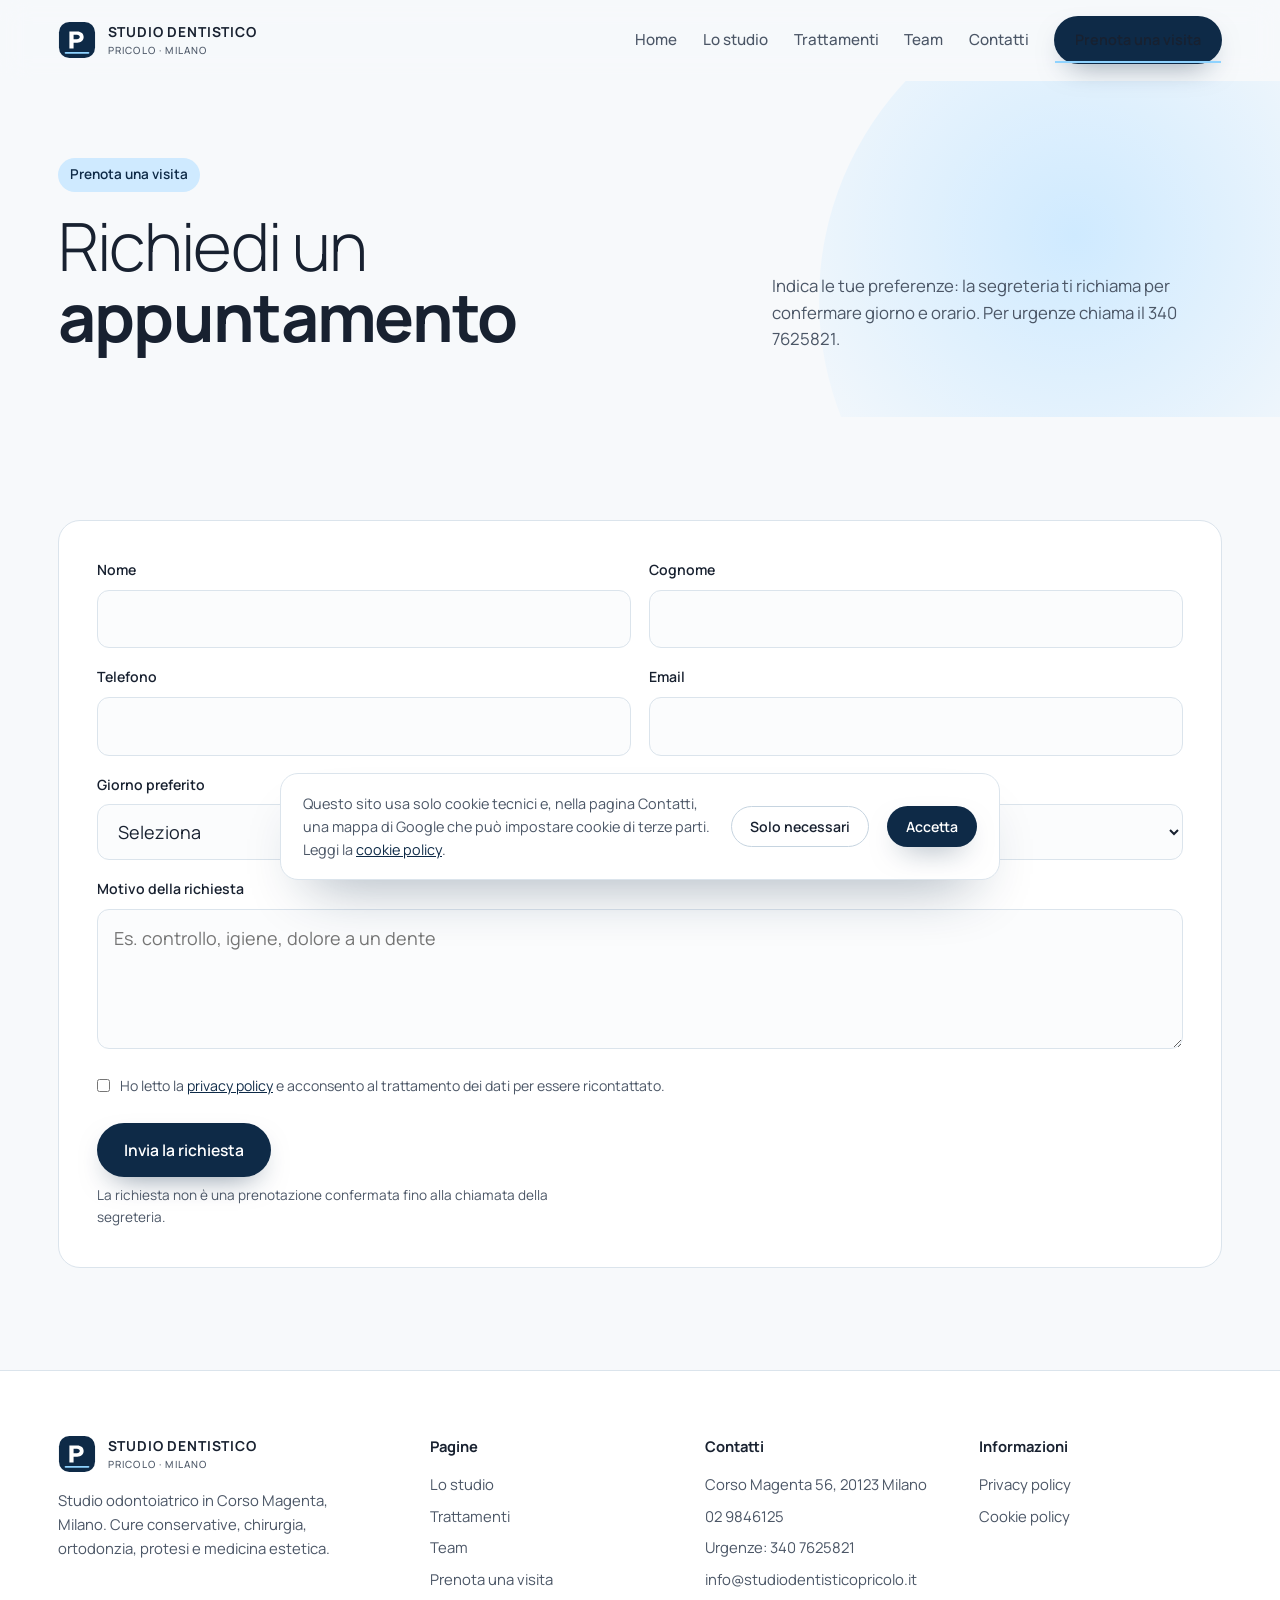
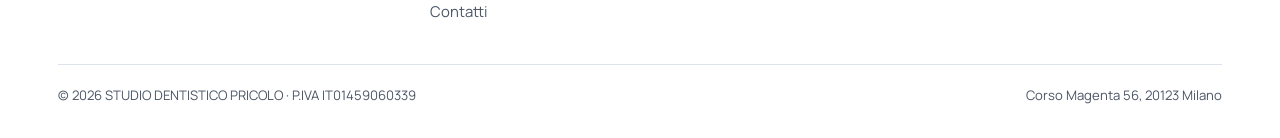
<file: prenota.html>
<!DOCTYPE html>
<html lang="it">
<head>
<meta charset="UTF-8">
<meta name="viewport" content="width=device-width, initial-scale=1">
<title>Prenota una visita · Studio Dentistico Pricolo Milano</title>
<meta name="description" content="Richiedi un appuntamento allo Studio Dentistico Pricolo di Milano indicando giorno e fascia oraria preferiti.">
<link rel="icon" type="image/svg+xml" href="images/favicon.svg">
<link rel="icon" type="image/png" sizes="32x32" href="images/favicon-32.png">
<link rel="apple-touch-icon" href="images/apple-touch-icon.png">
<link rel="preconnect" href="https://fonts.googleapis.com"><link rel="preconnect" href="https://fonts.gstatic.com" crossorigin>
<link href="https://fonts.googleapis.com/css2?family=Manrope:wght@300;400;500;600;700&display=swap" rel="stylesheet">
<!-- STYLE:START -->
<style>
/* Studio Dentistico Pricolo: stile condiviso */
:root{
  --bg:#f7f9fb;--bg2:#eef3f7;--ink:#182130;--ink2:#4b5666;--line:#dbe4ec;
  --blue:#0e2a47;--sky:#8fd3ff;--sky2:#cfeaff;--white:#fff;
  --font:'Manrope',system-ui,-apple-system,'Segoe UI',Roboto,sans-serif;
  --r:22px;--rs:14px;
  --gutter:clamp(20px,4.5vw,72px);--wrap:1440px;
  --fs-h1:clamp(2.35rem,5.2vw,4.5rem);--fs-h2:clamp(1.8rem,3.2vw,2.9rem);--fs-h3:clamp(1.15rem,1.5vw,1.35rem);
  --fs:clamp(1rem,.95rem + .25vw,1.125rem);
  --sp:clamp(56px,8vw,128px);
}
*{box-sizing:border-box;margin:0;padding:0}
html{scroll-behavior:smooth;-webkit-text-size-adjust:100%}
body{font-family:var(--font);font-size:var(--fs);line-height:1.6;color:var(--ink);background:var(--bg);overflow-x:hidden}
img{max-width:100%;display:block}
a{color:inherit;text-decoration:none}
h1,h2,h3{line-height:1.08;letter-spacing:-.025em;font-weight:300}
h1{font-size:var(--fs-h1)}h2{font-size:var(--fs-h2)}h3{font-size:var(--fs-h3);font-weight:600;letter-spacing:-.01em}
h1 b,h2 b{font-weight:700}
p{max-width:62ch}
.wrap{width:min(100% - 2*var(--gutter),var(--wrap));margin-inline:auto}
.section{padding-block:var(--sp)}
.section.alt{background:var(--bg2)}
.lead{font-size:clamp(1.05rem,1.15vw,1.25rem);color:var(--ink2);margin-top:18px}
.muted{color:var(--ink2)}
.btn{display:inline-flex;align-items:center;gap:10px;padding:15px 26px;border-radius:999px;font-weight:600;font-size:.98rem;border:1.5px solid transparent;transition:transform .25s ease,background .25s ease,box-shadow .25s ease;cursor:pointer;font-family:inherit}
.btn:hover{transform:translateY(-2px)}
.btn.primary{background:var(--blue);color:#fff;box-shadow:0 12px 30px -14px rgba(14,42,71,.6)}
.btn.primary:hover{background:#153a5f}
.btn.ghost{border-color:#c6d4e0;color:var(--ink);background:transparent}
.btn.ghost:hover{background:#fff}
.btn.light{background:#fff;color:var(--blue)}
:focus-visible{outline:2px solid var(--sky);outline-offset:3px;border-radius:6px}
::selection{background:var(--sky2)}

/* Header */
.header{position:sticky;top:0;z-index:50;border-bottom:1px solid transparent;transition:border-color .3s}
.header::before{content:"";position:absolute;inset:0;z-index:-1;background:rgba(247,249,251,.78);backdrop-filter:blur(14px);-webkit-backdrop-filter:blur(14px)}
.header.scrolled{border-bottom-color:var(--line)}
.header .wrap{display:flex;align-items:center;justify-content:space-between;min-height:80px;gap:24px}
.logo{display:flex;align-items:center;gap:12px;font-weight:700;letter-spacing:.06em;font-size:.86rem;text-transform:uppercase;white-space:nowrap}
.logo svg{width:38px;height:38px;flex:none}
.logo small{display:block;font-weight:500;letter-spacing:.12em;font-size:.62rem;color:var(--ink2)}
.nav{display:flex;align-items:center;gap:clamp(16px,2vw,34px);list-style:none;font-size:.95rem;font-weight:500}
.nav a{position:relative;padding:6px 0;color:var(--ink2);transition:color .2s}
.nav a::after{content:"";position:absolute;left:0;right:0;bottom:0;height:2px;background:var(--sky);transform:scaleX(0);transform-origin:left;transition:transform .3s}
.nav a:hover,.nav a.active{color:var(--ink)}
.nav a.active::after,.nav a:hover::after{transform:scaleX(1)}
.nav .btn{padding:11px 20px;font-size:.9rem}
.burger{display:none;width:44px;height:44px;border:0;background:transparent;cursor:pointer;flex-direction:column;justify-content:center;gap:6px;align-items:center}
.burger span{width:24px;height:2px;background:var(--ink);transition:.3s;display:block}
@media(max-width:960px){
  .burger{display:flex}
  .nav{position:fixed;top:80px;left:0;right:0;bottom:0;height:calc(100vh - 80px);height:calc(100dvh - 80px);z-index:60;background:var(--bg);flex-direction:column;align-items:flex-start;padding:28px var(--gutter);gap:22px;font-size:1.25rem;transform:translateX(100%);transition:transform .35s ease;overflow:auto}
  .nav.open{transform:none}
  .nav .btn{margin-top:10px;font-size:1rem}
  body.menu-open{overflow:hidden}
  body.menu-open .header::before{background:var(--bg)}
  .burger.open span:nth-child(1){transform:translateY(8px) rotate(45deg)}
  .burger.open span:nth-child(2){opacity:0}
  .burger.open span:nth-child(3){transform:translateY(-8px) rotate(-45deg)}
}

/* Hero */
.hero{position:relative;overflow:hidden;padding-block:clamp(48px,7vw,110px) clamp(56px,7vw,110px)}
.hero .wrap{display:grid;grid-template-columns:minmax(0,1.05fr) minmax(0,.95fr);gap:clamp(32px,5vw,80px);align-items:center;position:relative;z-index:1}
.hero .sub{margin-top:22px;font-size:clamp(1.05rem,1.2vw,1.25rem);color:var(--ink2);max-width:46ch}
.hero .btns{margin-top:32px;display:flex;gap:12px;flex-wrap:wrap}
.hero .pic{position:relative;height:min(600px,40vw)}
.hero .pic img{position:absolute;object-fit:cover;border-radius:var(--r)}
.hero .p1{width:62%;height:100%;right:0;top:0}
.hero .p2{width:44%;height:58%;left:0;bottom:-4%;box-shadow:0 30px 50px -25px rgba(14,42,71,.45);border:6px solid var(--bg)}
.glow{position:absolute;width:min(60vw,640px);aspect-ratio:1;border-radius:50%;pointer-events:none;background:radial-gradient(circle at 40% 40%,var(--sky2) 0%,rgba(207,234,255,0) 65%);animation:drift 11s ease-in-out infinite alternate;z-index:0}
.glow.a{right:-14%;top:-30%}.glow.b{left:-20%;bottom:-40%;animation-delay:-5s;opacity:.7}
@keyframes drift{to{transform:translate(-6%,8%) scale(1.1)}}
.beam{position:absolute;height:2px;width:55%;left:40%;top:38px;background:linear-gradient(90deg,transparent,var(--sky) 40%,#fff 60%,transparent);z-index:0}
.beam.v{width:2px;height:60%;top:20%;left:auto;right:var(--gutter);background:linear-gradient(180deg,transparent,var(--sky),transparent)}
.strip{border-top:1px solid var(--line);display:grid;grid-template-columns:repeat(auto-fit,minmax(200px,1fr));gap:0}
.strip>div{padding:22px 24px 22px 0;margin-right:24px;border-right:1px solid var(--line);font-size:.92rem;color:var(--ink2)}
.strip>div:last-child{border:0}
.strip em{display:block;font-style:normal;color:var(--ink);font-weight:600;font-size:1.02rem}
@media(max-width:820px){.beam{display:none}.hero .wrap{grid-template-columns:1fr}.hero .pic{height:auto;margin-bottom:8px}.hero .pic img{position:relative;display:block}.hero .p1{width:64%;height:clamp(260px,78vw,460px);margin-left:auto;right:auto;top:auto}.hero .p1{width:68%}.hero .p2{width:46%;height:clamp(190px,56vw,330px);bottom:auto;left:auto;margin-top:clamp(-260px,-42vw,-150px)}.strip>div{border:0;margin:0;padding:12px 0}}
@media(prefers-reduced-motion:reduce){.glow{animation:none}.reveal{opacity:1;transform:none}}

/* Page hero (pagine interne) */
.page-hero{position:relative;overflow:hidden;padding-block:clamp(48px,6vw,96px) clamp(40px,5vw,72px)}
.page-hero .wrap{position:relative;z-index:1;display:grid;grid-template-columns:minmax(0,1.2fr) minmax(0,.8fr);gap:40px;align-items:end}
.page-hero .kicker{display:inline-block;font-size:.85rem;font-weight:600;color:var(--blue);background:var(--sky2);padding:6px 12px;border-radius:999px;margin-bottom:18px}
@media(max-width:820px){.page-hero .wrap{grid-template-columns:1fr}}

/* Griglie e card */
.grid{display:grid;gap:clamp(16px,2vw,28px)}
.g2{grid-template-columns:repeat(auto-fit,minmax(min(100%,320px),1fr))}
.g3{grid-template-columns:repeat(auto-fit,minmax(min(100%,280px),1fr))}
.g4{grid-template-columns:repeat(auto-fit,minmax(min(100%,230px),1fr))}
.card{background:#fff;border:1px solid var(--line);border-radius:var(--r);padding:clamp(22px,2.4vw,34px);transition:transform .3s,box-shadow .3s,border-color .3s}
.card:hover{transform:translateY(-4px);box-shadow:0 30px 50px -30px rgba(14,42,71,.35);border-color:#c8d9e8}
.card h3{margin-bottom:10px}
.card p{font-size:.98rem;color:var(--ink2)}
.icon{width:46px;height:46px;border-radius:14px;background:linear-gradient(135deg,var(--sky2),#e8f5ff);display:grid;place-items:center;margin-bottom:18px;color:var(--blue)}
.icon svg{width:22px;height:22px}
.split{display:grid;grid-template-columns:repeat(auto-fit,minmax(min(100%,380px),1fr));gap:clamp(28px,4vw,72px);align-items:center}
.split img{border-radius:var(--r);width:100%;height:100%;object-fit:cover;aspect-ratio:4/5;max-height:640px}
.split .stack{display:grid;grid-template-columns:1fr 1fr;gap:16px}
.split .stack img{aspect-ratio:3/4}
.split .stack img:nth-child(2){margin-top:40px}
.head{margin-bottom:clamp(28px,4vw,52px);max-width:760px}
.head p{margin-top:14px;color:var(--ink2)}
.list{list-style:none;display:grid;gap:12px;margin-top:22px}
.list li{display:flex;gap:12px;align-items:flex-start;color:var(--ink2)}
.list li::before{content:"";width:8px;height:8px;border-radius:50%;background:var(--sky);flex:none;margin-top:.55em}

/* Trattamenti */
.tlist{display:grid;grid-template-columns:repeat(auto-fit,minmax(min(100%,300px),1fr));gap:16px}
.treat{background:#fff;border:1px solid var(--line);border-radius:var(--rs);padding:22px 24px;display:flex;gap:16px;align-items:flex-start;transition:border-color .3s,transform .3s}
.treat:hover{border-color:var(--sky);transform:translateY(-3px)}
.treat .n{font-weight:700;color:var(--blue);font-size:.85rem;background:var(--sky2);border-radius:8px;padding:4px 8px;flex:none;line-height:1.3}
.treat p{font-size:.92rem;color:var(--ink2);margin-top:4px}

/* Team */
.member{text-align:left}
.member .ph{aspect-ratio:4/5;border-radius:var(--r);overflow:hidden;background:linear-gradient(160deg,#e6eef5,#f7f9fb);margin-bottom:16px}
.member .ph img,.member .ph svg{width:100%;height:100%;object-fit:cover}
.member h3{font-size:1.15rem}
.member p{color:var(--ink2);font-size:.95rem}

/* Form */
.form{display:grid;grid-template-columns:1fr 1fr;gap:18px;background:#fff;border:1px solid var(--line);border-radius:var(--r);padding:clamp(22px,3vw,40px)}
.form .full{grid-column:1/-1}
.form label{display:block;font-size:.88rem;font-weight:600;margin-bottom:8px}
.form input,.form select,.form textarea{width:100%;font:inherit;padding:14px 16px;border:1.5px solid var(--line);border-radius:12px;background:#fbfcfd;color:var(--ink);transition:border-color .2s,box-shadow .2s}
.form input:focus,.form select:focus,.form textarea:focus{border-color:var(--sky);box-shadow:0 0 0 4px rgba(143,211,255,.25);outline:0}
.form textarea{min-height:140px;resize:vertical}
.form .hint{font-size:.85rem;color:var(--ink2);margin-top:8px}
.form .check{display:flex;gap:10px;align-items:flex-start;font-size:.88rem;color:var(--ink2)}
.form .check input{width:auto;margin-top:4px}
.form .msg{grid-column:1/-1;font-size:.92rem;padding:12px 16px;border-radius:12px;display:none}
.form .msg.ok{display:block;background:#e8f7ee;color:#1f6b3a}
.form .msg.err{display:block;background:#fdecec;color:#9b2222}
.hp{position:absolute;left:-9999px;opacity:0;height:0;width:0}
@media(max-width:640px){.form{grid-template-columns:1fr}}

/* Contatti */
.info{display:grid;gap:22px}
.info .row{display:flex;gap:16px;align-items:flex-start}
.info .row .icon{margin:0;width:42px;height:42px;flex:none}
.info strong{display:block;font-weight:600}
.info a{color:var(--blue)}
.map{border-radius:var(--r);overflow:hidden;border:1px solid var(--line);aspect-ratio:16/10;min-height:320px}
.map iframe{width:100%;height:100%;border:0}
.hours{list-style:none;display:grid;gap:10px}
.hours li{display:flex;justify-content:space-between;border-bottom:1px solid var(--line);padding-bottom:10px;font-size:.98rem}
.hours span:last-child{color:var(--ink2)}

/* CTA */
.cta{position:relative;overflow:hidden;background:var(--blue);color:#fff;border-radius:calc(var(--r) + 8px);padding:clamp(40px,5vw,72px);display:grid;grid-template-columns:1fr auto;gap:32px;align-items:center}
.cta h2{font-weight:300}.cta h2 b{font-weight:700}
.cta p{color:#c8daea;margin-top:12px}
.cta .glow{opacity:.35}
.cta>*{position:relative;z-index:1}
@media(max-width:720px){.cta{grid-template-columns:1fr}}

/* Footer */
.footer{border-top:1px solid var(--line);padding-block:clamp(40px,5vw,72px) 32px;background:#fff}
.footer .cols{display:grid;grid-template-columns:1.4fr 1fr 1fr 1fr;gap:32px}
.footer h4{font-size:.92rem;font-weight:700;margin-bottom:14px}
.footer ul{list-style:none;display:grid;gap:8px;font-size:.93rem;color:var(--ink2)}
.footer a:hover{color:var(--ink)}
.footer .legal{margin-top:40px;padding-top:20px;border-top:1px solid var(--line);display:flex;justify-content:space-between;gap:16px;flex-wrap:wrap;font-size:.82rem;color:var(--ink2)}
@media(max-width:900px){.footer .cols{grid-template-columns:1fr 1fr}}
@media(max-width:520px){.footer .cols{grid-template-columns:1fr}}

/* Cookie banner */
.cookie{position:fixed;left:50%;bottom:20px;transform:translate(-50%,140%);width:min(92vw,720px);background:#fff;border:1px solid var(--line);border-radius:18px;padding:18px 22px;box-shadow:0 30px 60px -30px rgba(14,42,71,.45);z-index:90;display:flex;gap:18px;align-items:center;flex-wrap:wrap;transition:transform .5s cubic-bezier(.2,.8,.2,1);font-size:.9rem;color:var(--ink2)}
.cookie.show{transform:translate(-50%,0)}
.cookie p{flex:1 1 300px;max-width:none}
.cookie a{color:var(--blue);text-decoration:underline}
.cookie .btn{padding:10px 18px;font-size:.88rem}

/* Legali */
.legal-body{max-width:780px}
.legal-body h2{font-size:1.5rem;font-weight:600;margin:38px 0 12px;letter-spacing:-.01em}
.legal-body p,.legal-body li{color:var(--ink2);margin-bottom:12px}
.legal-body ul{padding-left:20px}

/* Reveal */
.reveal{opacity:0;transform:translateY(22px);transition:opacity .7s ease,transform .7s ease}
.reveal.in{opacity:1;transform:none}
.reveal.d1{transition-delay:.1s}.reveal.d2{transition-delay:.2s}.reveal.d3{transition-delay:.3s}
.note{font-size:.85rem;color:#8a5a00;background:#fff6e0;border:1px dashed #f0d28a;border-radius:10px;padding:8px 12px;display:inline-block}

/* Team: card espandibili */
.grid.team{align-items:start;grid-template-columns:repeat(3,minmax(0,1fr))}
@media(max-width:900px){.grid.team{grid-template-columns:repeat(2,minmax(0,1fr))}}
@media(max-width:560px){.grid.team{grid-template-columns:1fr}}
.person{background:transparent;border:1px solid transparent;border-radius:calc(var(--r) + 6px);padding:10px;transition:background .35s,box-shadow .35s,transform .35s,border-color .35s}
.person-btn{all:unset;display:block;width:100%;cursor:pointer;border-radius:var(--r)}
.person-btn:focus-visible{outline:2px solid var(--sky);outline-offset:4px}
.person .ph{position:relative;aspect-ratio:4/5;border-radius:var(--r);overflow:hidden;background:linear-gradient(160deg,#e6eef5,#f7f9fb);margin-bottom:16px}
.person .ph img,.person .ph svg{width:100%;height:100%;object-fit:cover;transition:transform .6s ease}
.person:hover .ph img,.person:hover .ph svg{transform:scale(1.03)}
.person h3{font-size:1.15rem;padding-inline:4px}
.person-btn>p{color:var(--ink2);font-size:.95rem;padding-inline:4px}
.plus{position:absolute;right:14px;bottom:14px;width:42px;height:42px;border-radius:50%;background:rgba(255,255,255,.9);backdrop-filter:blur(6px);box-shadow:0 8px 20px -8px rgba(14,42,71,.4);transition:transform .35s,background .35s}
.plus::before,.plus::after{content:"";position:absolute;left:50%;top:50%;width:14px;height:2px;background:var(--blue);transform:translate(-50%,-50%)}
.plus::after{transform:translate(-50%,-50%) rotate(90deg)}
.bio{display:grid;grid-template-rows:0fr;transition:grid-template-rows .45s ease}
.bio>div{overflow:hidden}
.bio p{padding:14px 4px 6px;margin-top:12px;border-top:1px solid var(--line);color:var(--ink2);font-size:.95rem}
.person.open{background:#fff;border-color:var(--line);box-shadow:0 30px 60px -30px rgba(14,42,71,.35);transform:translateY(-6px)}
.person.open .bio{grid-template-rows:1fr}
.person.open .plus{transform:rotate(45deg);background:var(--sky2)}
@media(prefers-reduced-motion:reduce){.person,.bio,.plus{transition:none}}

/* Trattamenti: carosello orizzontale automatico */
.marquee{position:relative;overflow:hidden;padding-block:14px;margin-inline:calc(-1 * var(--gutter));-webkit-mask-image:linear-gradient(90deg,transparent,#000 var(--gutter),#000 calc(100% - var(--gutter)),transparent);mask-image:linear-gradient(90deg,transparent,#000 var(--gutter),#000 calc(100% - var(--gutter)),transparent)}
.marquee .tlist{display:flex;flex-wrap:nowrap;gap:0;width:max-content;animation:marquee var(--dur,60s) linear infinite;will-change:transform}
.marquee .treat{width:clamp(260px,26vw,340px);flex:none;margin-right:16px;align-self:stretch}
.marquee:hover .tlist,.marquee.paused .tlist{animation-play-state:paused}
.marquee .treat:hover{border-color:var(--sky);transform:translateY(-6px);box-shadow:0 24px 44px -24px rgba(14,42,71,.4);background:linear-gradient(180deg,#fff,#f3f9ff)}
@keyframes marquee{from{transform:translateX(0)}to{transform:translateX(-50%)}}
@media(prefers-reduced-motion:reduce){.marquee{overflow-x:auto}.marquee .tlist{animation:none}}

</style>
<!-- STYLE:END -->
</head>
<body>
<header class="header"><div class="wrap">
<a class="logo" href="index.html" aria-label="Studio Dentistico Pricolo"><svg viewBox="0 0 40 40" fill="none" xmlns="http://www.w3.org/2000/svg" aria-hidden="true"><rect x="1" y="1" width="38" height="38" rx="11" fill="#0e2a47"/><path d="M12 29V11h8.2c4.2 0 6.8 2.4 6.8 5.9s-2.6 5.9-6.8 5.9H16.4V29H12zm4.4-9.8h3.5c1.9 0 3-1 3-2.3s-1.1-2.3-3-2.3h-3.5v4.6z" fill="#fff"/><path d="M8 33.5h24" stroke="#8fd3ff" stroke-width="2" stroke-linecap="round"/></svg><span>Studio Dentistico<small>Pricolo · Milano</small></span></a>
<button class="burger" aria-label="Apri menu" aria-expanded="false"><span></span><span></span><span></span></button>
<ul class="nav"><li><a href="index.html">Home</a></li><li><a href="studio.html">Lo studio</a></li><li><a href="trattamenti.html">Trattamenti</a></li><li><a href="team.html">Team</a></li><li><a href="contatti.html">Contatti</a></li><li><a class="btn primary" href="prenota.html">Prenota una visita</a></li></ul>
</div></header>
<main>

<section class="page-hero"><div class="glow a"></div><div class="wrap">
<div><span class="kicker">Prenota una visita</span><h1>Richiedi un <b>appuntamento</b></h1></div>
<p class="lead">Indica le tue preferenze: la segreteria ti richiama per confermare giorno e orario. Per urgenze chiama il 340 7625821.</p>
</div></section>
<section class="section"><div class="wrap">
<form class="form reveal" data-formsubmit method="POST" action="#">
<input type="hidden" name="_subject" value="Richiesta appuntamento dal sito">
<input type="hidden" name="_template" value="table">
<input type="hidden" name="_next" value="">
<input type="text" name="_honey" class="hp" tabindex="-1" autocomplete="off">
<div><label for="nome">Nome</label><input id="nome" name="Nome" required autocomplete="given-name"></div>
<div><label for="cognome">Cognome</label><input id="cognome" name="Cognome" required autocomplete="family-name"></div>
<div><label for="tel">Telefono</label><input id="tel" name="Telefono" type="tel" required autocomplete="tel"></div>
<div><label for="email">Email</label><input id="email" name="Email" type="email" autocomplete="email"></div>
<div><label for="giorno">Giorno preferito</label><select id="giorno" name="Giorno preferito" required><option value="">Seleziona</option><option>Lunedì</option><option>Martedì</option><option>Mercoledì</option><option>Giovedì</option><option>Venerdì</option><option>Indifferente</option></select></div>
<div><label for="fascia">Fascia oraria</label><select id="fascia" name="Fascia oraria" required><option value="">Seleziona</option><option>Mattina</option><option>Pomeriggio</option><option>Indifferente</option></select></div>
<div class="full"><label for="motivo">Motivo della richiesta</label><textarea id="motivo" name="Motivo" required placeholder="Es. controllo, igiene, dolore a un dente"></textarea></div>
<div class="full check"><input type="checkbox" id="privacy" name="privacy" value="si"><label for="privacy" style="font-weight:400">Ho letto la <a href="privacy.html" style="color:var(--blue);text-decoration:underline">privacy policy</a> e acconsento al trattamento dei dati per essere ricontattato.</label></div>
<div class="msg"></div>
<div class="full"><button class="btn primary" type="submit">Invia la richiesta</button><p class="hint">La richiesta non è una prenotazione confermata fino alla chiamata della segreteria.</p></div>
</form>
</div></section>
</main>
<footer class="footer"><div class="wrap">
<div class="cols">
<div><a class="logo" href="index.html"><svg viewBox="0 0 40 40" fill="none" xmlns="http://www.w3.org/2000/svg" aria-hidden="true"><rect x="1" y="1" width="38" height="38" rx="11" fill="#0e2a47"/><path d="M12 29V11h8.2c4.2 0 6.8 2.4 6.8 5.9s-2.6 5.9-6.8 5.9H16.4V29H12zm4.4-9.8h3.5c1.9 0 3-1 3-2.3s-1.1-2.3-3-2.3h-3.5v4.6z" fill="#fff"/><path d="M8 33.5h24" stroke="#8fd3ff" stroke-width="2" stroke-linecap="round"/></svg><span>Studio Dentistico<small>Pricolo · Milano</small></span></a>
<p class="muted" style="margin-top:16px;font-size:.93rem;max-width:34ch">Studio odontoiatrico in Corso Magenta, Milano. Cure conservative, chirurgia, ortodonzia, protesi e medicina estetica.</p></div>
<div><h4>Pagine</h4><ul><li><a href="studio.html">Lo studio</a></li><li><a href="trattamenti.html">Trattamenti</a></li><li><a href="team.html">Team</a></li><li><a href="prenota.html">Prenota una visita</a></li><li><a href="contatti.html">Contatti</a></li></ul></div>
<div><h4>Contatti</h4><ul><li>Corso Magenta 56, 20123 Milano</li><li><a href="tel:+3929846125">02 9846125</a></li><li>Urgenze: <a href="tel:+393407625821">340 7625821</a></li><li><a data-email href="#"></a></li></ul></div>
<div><h4>Informazioni</h4><ul><li><a href="privacy.html">Privacy policy</a></li><li><a href="cookie-policy.html">Cookie policy</a></li></ul></div>
</div>
<div class="legal"><span>© <span data-year></span> STUDIO DENTISTICO PRICOLO · P.IVA IT01459060339</span><span>Corso Magenta 56, 20123 Milano</span></div>
</div></footer>
<div class="cookie" role="dialog" aria-live="polite"><p>Questo sito usa solo cookie tecnici e, nella pagina Contatti, una mappa di Google che può impostare cookie di terze parti. Leggi la <a href="cookie-policy.html">cookie policy</a>.</p><button class="btn ghost" data-consent="essential">Solo necessari</button><button class="btn primary" data-consent="all">Accetta</button></div>
<!-- SCRIPT:START -->
<script>
/* Studio Dentistico Pricolo: script condiviso */
(function(){
  // Header e menu mobile
  var header=document.querySelector('.header');
  var burger=document.querySelector('.burger');
  var nav=document.querySelector('.nav');
  function onScroll(){ if(header) header.classList.toggle('scrolled',window.scrollY>10); }
  window.addEventListener('scroll',onScroll,{passive:true}); onScroll();
  if(burger&&nav){
    burger.addEventListener('click',function(){
      var open=nav.classList.toggle('open');
      burger.classList.toggle('open',open);
      document.body.classList.toggle('menu-open',open);
      burger.setAttribute('aria-expanded',open?'true':'false');
    });
  }
  // Voce di menu attiva
  var here=location.pathname.split('/').pop()||'index.html';
  document.querySelectorAll('.nav a').forEach(function(a){
    var href=a.getAttribute('href');
    if(href===here||(here==='index.html'&&href==='index.html')) a.classList.add('active');
  });

  // Trattamenti: carosello orizzontale automatico
  var SPEED=40*1.75; // pixel al secondo: velocita base 40, moltiplicata 1,75
  document.querySelectorAll('.tlist').forEach(function(list){
    if(list.closest('.marquee')) return;
    var box=document.createElement('div');
    box.className='marquee reveal';
    list.parentNode.insertBefore(box,list);
    box.appendChild(list);
    var items=Array.prototype.slice.call(list.children);
    items.forEach(function(it){ it.classList.remove('reveal','d1','d2','d3'); });
    items.forEach(function(it){
      var c=it.cloneNode(true);
      c.setAttribute('aria-hidden','true');
      list.appendChild(c);
    });
    function setDur(){ list.style.setProperty('--dur',(list.scrollWidth/2/SPEED)+'s'); }
    setDur();
    window.addEventListener('resize',setDur);
    window.addEventListener('load',setDur);
    var t;
    box.addEventListener('touchstart',function(){ clearTimeout(t); box.classList.add('paused'); },{passive:true});
    box.addEventListener('touchend',function(){ clearTimeout(t); t=setTimeout(function(){ box.classList.remove('paused'); },2500); },{passive:true});
  });

  // Reveal allo scroll
  var els=document.querySelectorAll('.reveal');
  if('IntersectionObserver' in window){
    var io=new IntersectionObserver(function(entries){
      entries.forEach(function(e){ if(e.isIntersecting){ e.target.classList.add('in'); io.unobserve(e.target);} });
    },{threshold:.12});
    els.forEach(function(el){ io.observe(el); });
  } else { els.forEach(function(el){ el.classList.add('in'); }); }

  // Email composta lato client (anti spam)
  var user='info', domain='studiodentisticopricolo.it';
  var email=user+'@'+domain;
  document.querySelectorAll('[data-email]').forEach(function(el){
    el.textContent=email;
    if(el.tagName==='A') el.setAttribute('href','mailto:'+email);
  });

  // Modulo FormSubmit
  var form=document.querySelector('form[data-formsubmit]');
  if(form){
    form.setAttribute('action','https://formsubmit.co/'+email);
    var msg=form.querySelector('.msg');
    form.addEventListener('submit',function(ev){
      var hp=form.querySelector('input[name="_honey"]');
      if(hp&&hp.value){ ev.preventDefault(); return; }
      var priv=form.querySelector('input[name="privacy"]');
      if(priv&&!priv.checked){
        ev.preventDefault();
        if(msg){ msg.className='msg err'; msg.textContent='Per inviare la richiesta serve il consenso al trattamento dei dati.'; }
        return;
      }
      var next=form.querySelector('input[name="_next"]');
      if(next){
        var base=location.href.replace(/[^\/]*$/,'');
        next.value=base+'grazie.html';
      }
    });
  }

  // Cookie banner
  var KEY='sdp_cookie_consent';
  var banner=document.querySelector('.cookie');
  if(banner){
    var seen=null;
    try{ seen=localStorage.getItem(KEY); }catch(e){}
    if(!seen){ setTimeout(function(){ banner.classList.add('show'); },800); }
    banner.querySelectorAll('[data-consent]').forEach(function(b){
      b.addEventListener('click',function(){
        try{ localStorage.setItem(KEY,b.getAttribute('data-consent')); }catch(e){}
        banner.classList.remove('show');
      });
    });
  }


  // Team: apertura card
  var people=document.querySelectorAll('.person');
  people.forEach(function(card){
    var btn=card.querySelector('.person-btn');
    if(!btn) return;
    btn.addEventListener('click',function(){
      var willOpen=!card.classList.contains('open');
      people.forEach(function(c){ c.classList.remove('open'); var b=c.querySelector('.person-btn'); if(b) b.setAttribute('aria-expanded','false'); });
      if(willOpen){ card.classList.add('open'); btn.setAttribute('aria-expanded','true'); }
    });
  });

  // Anno nel footer
  document.querySelectorAll('[data-year]').forEach(function(el){ el.textContent=new Date().getFullYear(); });
})();

</script>
<!-- SCRIPT:END -->
</body>
</html>
</file>
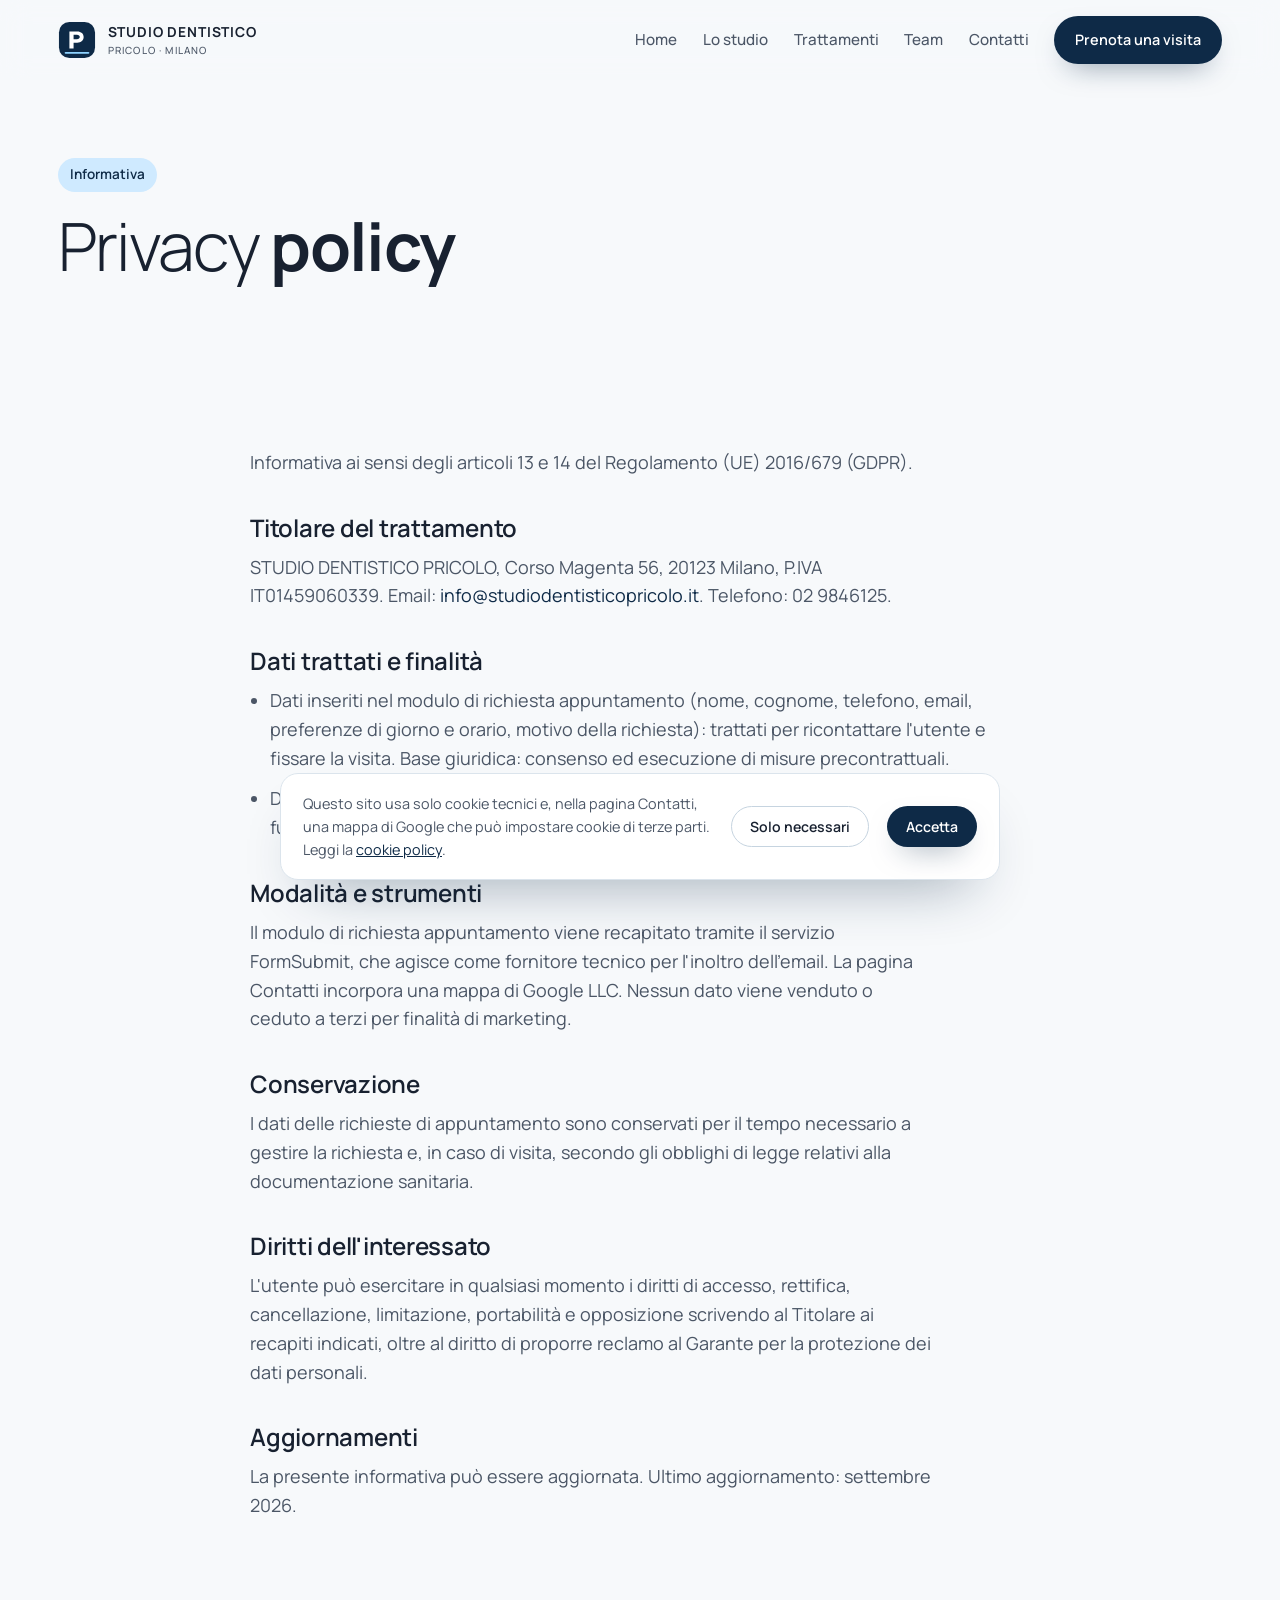
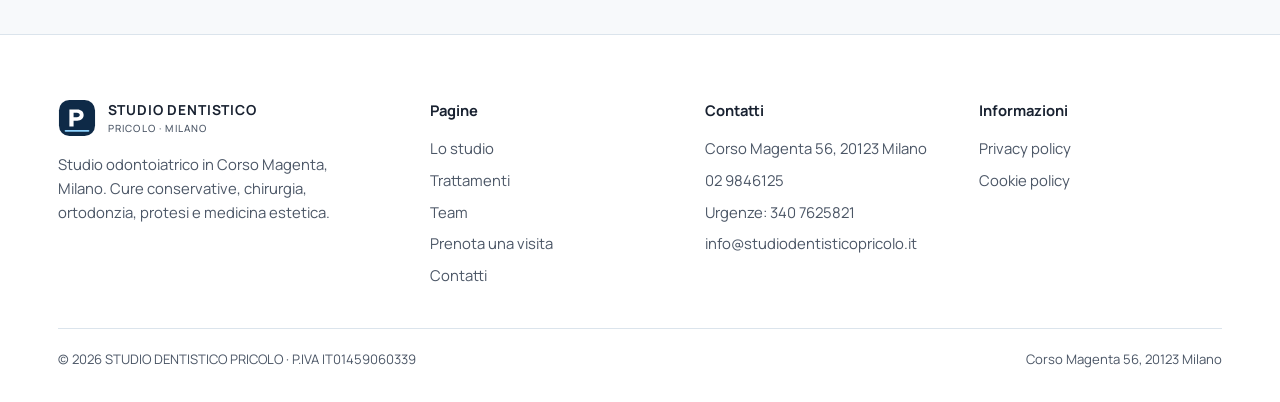
<file: privacy.html>
<!DOCTYPE html>
<html lang="it">
<head>
<meta charset="UTF-8">
<meta name="viewport" content="width=device-width, initial-scale=1">
<title>Privacy policy · Studio Dentistico Pricolo</title>
<meta name="description" content="Informativa sul trattamento dei dati personali dello Studio Dentistico Pricolo.">
<link rel="icon" type="image/svg+xml" href="images/favicon.svg">
<link rel="icon" type="image/png" sizes="32x32" href="images/favicon-32.png">
<link rel="apple-touch-icon" href="images/apple-touch-icon.png">
<link rel="preconnect" href="https://fonts.googleapis.com"><link rel="preconnect" href="https://fonts.gstatic.com" crossorigin>
<link href="https://fonts.googleapis.com/css2?family=Manrope:wght@300;400;500;600;700&display=swap" rel="stylesheet">
<!-- STYLE:START -->
<style>
/* Studio Dentistico Pricolo: stile condiviso */
:root{
  --bg:#f7f9fb;--bg2:#eef3f7;--ink:#182130;--ink2:#4b5666;--line:#dbe4ec;
  --blue:#0e2a47;--sky:#8fd3ff;--sky2:#cfeaff;--white:#fff;
  --font:'Manrope',system-ui,-apple-system,'Segoe UI',Roboto,sans-serif;
  --r:22px;--rs:14px;
  --gutter:clamp(20px,4.5vw,72px);--wrap:1440px;
  --fs-h1:clamp(2.35rem,5.2vw,4.5rem);--fs-h2:clamp(1.8rem,3.2vw,2.9rem);--fs-h3:clamp(1.15rem,1.5vw,1.35rem);
  --fs:clamp(1rem,.95rem + .25vw,1.125rem);
  --sp:clamp(56px,8vw,128px);
}
*{box-sizing:border-box;margin:0;padding:0}
html{scroll-behavior:smooth;-webkit-text-size-adjust:100%}
body{font-family:var(--font);font-size:var(--fs);line-height:1.6;color:var(--ink);background:var(--bg);overflow-x:hidden}
img{max-width:100%;display:block}
a{color:inherit;text-decoration:none}
h1,h2,h3{line-height:1.08;letter-spacing:-.025em;font-weight:300}
h1{font-size:var(--fs-h1)}h2{font-size:var(--fs-h2)}h3{font-size:var(--fs-h3);font-weight:600;letter-spacing:-.01em}
h1 b,h2 b{font-weight:700}
p{max-width:62ch}
.wrap{width:min(100% - 2*var(--gutter),var(--wrap));margin-inline:auto}
.section{padding-block:var(--sp)}
.section.alt{background:var(--bg2)}
.lead{font-size:clamp(1.05rem,1.15vw,1.25rem);color:var(--ink2);margin-top:18px}
.muted{color:var(--ink2)}
.btn{display:inline-flex;align-items:center;gap:10px;padding:15px 26px;border-radius:999px;font-weight:600;font-size:.98rem;border:1.5px solid transparent;transition:transform .25s ease,background .25s ease,box-shadow .25s ease;cursor:pointer;font-family:inherit}
.btn:hover{transform:translateY(-2px)}
.btn.primary{background:var(--blue);color:#fff;box-shadow:0 12px 30px -14px rgba(14,42,71,.6)}
.btn.primary:hover{background:#153a5f}
.btn.ghost{border-color:#c6d4e0;color:var(--ink);background:transparent}
.btn.ghost:hover{background:#fff}
.btn.light{background:#fff;color:var(--blue)}
:focus-visible{outline:2px solid var(--sky);outline-offset:3px;border-radius:6px}
::selection{background:var(--sky2)}

/* Header */
.header{position:sticky;top:0;z-index:50;border-bottom:1px solid transparent;transition:border-color .3s}
.header::before{content:"";position:absolute;inset:0;z-index:-1;background:rgba(247,249,251,.78);backdrop-filter:blur(14px);-webkit-backdrop-filter:blur(14px)}
.header.scrolled{border-bottom-color:var(--line)}
.header .wrap{display:flex;align-items:center;justify-content:space-between;min-height:80px;gap:24px}
.logo{display:flex;align-items:center;gap:12px;font-weight:700;letter-spacing:.06em;font-size:.86rem;text-transform:uppercase;white-space:nowrap}
.logo svg{width:38px;height:38px;flex:none}
.logo small{display:block;font-weight:500;letter-spacing:.12em;font-size:.62rem;color:var(--ink2)}
.nav{display:flex;align-items:center;gap:clamp(16px,2vw,34px);list-style:none;font-size:.95rem;font-weight:500}
.nav a{position:relative;padding:6px 0;color:var(--ink2);transition:color .2s}
.nav a::after{content:"";position:absolute;left:0;right:0;bottom:0;height:2px;background:var(--sky);transform:scaleX(0);transform-origin:left;transition:transform .3s}
.nav a:hover,.nav a.active{color:var(--ink)}
.nav a.active::after,.nav a:hover::after{transform:scaleX(1)}
.nav .btn{padding:11px 20px;font-size:.9rem}
.burger{display:none;width:44px;height:44px;border:0;background:transparent;cursor:pointer;flex-direction:column;justify-content:center;gap:6px;align-items:center}
.burger span{width:24px;height:2px;background:var(--ink);transition:.3s;display:block}
@media(max-width:960px){
  .burger{display:flex}
  .nav{position:fixed;top:80px;left:0;right:0;bottom:0;height:calc(100vh - 80px);height:calc(100dvh - 80px);z-index:60;background:var(--bg);flex-direction:column;align-items:flex-start;padding:28px var(--gutter);gap:22px;font-size:1.25rem;transform:translateX(100%);transition:transform .35s ease;overflow:auto}
  .nav.open{transform:none}
  .nav .btn{margin-top:10px;font-size:1rem}
  body.menu-open{overflow:hidden}
  body.menu-open .header::before{background:var(--bg)}
  .burger.open span:nth-child(1){transform:translateY(8px) rotate(45deg)}
  .burger.open span:nth-child(2){opacity:0}
  .burger.open span:nth-child(3){transform:translateY(-8px) rotate(-45deg)}
}

/* Hero */
.hero{position:relative;overflow:hidden;padding-block:clamp(48px,7vw,110px) clamp(56px,7vw,110px)}
.hero .wrap{display:grid;grid-template-columns:minmax(0,1.05fr) minmax(0,.95fr);gap:clamp(32px,5vw,80px);align-items:center;position:relative;z-index:1}
.hero .sub{margin-top:22px;font-size:clamp(1.05rem,1.2vw,1.25rem);color:var(--ink2);max-width:46ch}
.hero .btns{margin-top:32px;display:flex;gap:12px;flex-wrap:wrap}
.hero .pic{position:relative;height:min(600px,40vw)}
.hero .pic img{position:absolute;object-fit:cover;border-radius:var(--r)}
.hero .p1{width:62%;height:100%;right:0;top:0}
.hero .p2{width:44%;height:58%;left:0;bottom:-4%;box-shadow:0 30px 50px -25px rgba(14,42,71,.45);border:6px solid var(--bg)}
.glow{position:absolute;width:min(60vw,640px);aspect-ratio:1;border-radius:50%;pointer-events:none;background:radial-gradient(circle at 40% 40%,var(--sky2) 0%,rgba(207,234,255,0) 65%);animation:drift 11s ease-in-out infinite alternate;z-index:0}
.glow.a{right:-14%;top:-30%}.glow.b{left:-20%;bottom:-40%;animation-delay:-5s;opacity:.7}
@keyframes drift{to{transform:translate(-6%,8%) scale(1.1)}}
.beam{position:absolute;height:2px;width:55%;left:40%;top:38px;background:linear-gradient(90deg,transparent,var(--sky) 40%,#fff 60%,transparent);z-index:0}
.beam.v{width:2px;height:60%;top:20%;left:auto;right:var(--gutter);background:linear-gradient(180deg,transparent,var(--sky),transparent)}
.strip{border-top:1px solid var(--line);display:grid;grid-template-columns:repeat(auto-fit,minmax(200px,1fr));gap:0}
.strip>div{padding:22px 24px 22px 0;margin-right:24px;border-right:1px solid var(--line);font-size:.92rem;color:var(--ink2)}
.strip>div:last-child{border:0}
.strip em{display:block;font-style:normal;color:var(--ink);font-weight:600;font-size:1.02rem}
@media(max-width:820px){.beam{display:none}.hero .wrap{grid-template-columns:1fr}.hero .pic{height:auto;margin-bottom:8px}.hero .pic img{position:relative;display:block}.hero .p1{width:64%;height:clamp(260px,78vw,460px);margin-left:auto;right:auto;top:auto}.hero .p1{width:68%}.hero .p2{width:46%;height:clamp(190px,56vw,330px);bottom:auto;left:auto;margin-top:clamp(-260px,-42vw,-150px)}.strip>div{border:0;margin:0;padding:12px 0}}
@media(prefers-reduced-motion:reduce){.glow{animation:none}.reveal{opacity:1;transform:none}}

/* Page hero (pagine interne) */
.page-hero{position:relative;overflow:hidden;padding-block:clamp(48px,6vw,96px) clamp(40px,5vw,72px)}
.page-hero .wrap{position:relative;z-index:1;display:grid;grid-template-columns:minmax(0,1.2fr) minmax(0,.8fr);gap:40px;align-items:end}
.page-hero .kicker{display:inline-block;font-size:.85rem;font-weight:600;color:var(--blue);background:var(--sky2);padding:6px 12px;border-radius:999px;margin-bottom:18px}
@media(max-width:820px){.page-hero .wrap{grid-template-columns:1fr}}

/* Griglie e card */
.grid{display:grid;gap:clamp(16px,2vw,28px)}
.g2{grid-template-columns:repeat(auto-fit,minmax(min(100%,320px),1fr))}
.g3{grid-template-columns:repeat(auto-fit,minmax(min(100%,280px),1fr))}
.g4{grid-template-columns:repeat(auto-fit,minmax(min(100%,230px),1fr))}
.card{background:#fff;border:1px solid var(--line);border-radius:var(--r);padding:clamp(22px,2.4vw,34px);transition:transform .3s,box-shadow .3s,border-color .3s}
.card:hover{transform:translateY(-4px);box-shadow:0 30px 50px -30px rgba(14,42,71,.35);border-color:#c8d9e8}
.card h3{margin-bottom:10px}
.card p{font-size:.98rem;color:var(--ink2)}
.icon{width:46px;height:46px;border-radius:14px;background:linear-gradient(135deg,var(--sky2),#e8f5ff);display:grid;place-items:center;margin-bottom:18px;color:var(--blue)}
.icon svg{width:22px;height:22px}
.split{display:grid;grid-template-columns:repeat(auto-fit,minmax(min(100%,380px),1fr));gap:clamp(28px,4vw,72px);align-items:center}
.split img{border-radius:var(--r);width:100%;height:100%;object-fit:cover;aspect-ratio:4/5;max-height:640px}
.split .stack{display:grid;grid-template-columns:1fr 1fr;gap:16px}
.split .stack img{aspect-ratio:3/4}
.split .stack img:nth-child(2){margin-top:40px}
.head{margin-bottom:clamp(28px,4vw,52px);max-width:760px}
.head p{margin-top:14px;color:var(--ink2)}
.list{list-style:none;display:grid;gap:12px;margin-top:22px}
.list li{display:flex;gap:12px;align-items:flex-start;color:var(--ink2)}
.list li::before{content:"";width:8px;height:8px;border-radius:50%;background:var(--sky);flex:none;margin-top:.55em}

/* Trattamenti */
.tlist{display:grid;grid-template-columns:repeat(auto-fit,minmax(min(100%,300px),1fr));gap:16px}
.treat{background:#fff;border:1px solid var(--line);border-radius:var(--rs);padding:22px 24px;display:flex;gap:16px;align-items:flex-start;transition:border-color .3s,transform .3s}
.treat:hover{border-color:var(--sky);transform:translateY(-3px)}
.treat .n{font-weight:700;color:var(--blue);font-size:.85rem;background:var(--sky2);border-radius:8px;padding:4px 8px;flex:none;line-height:1.3}
.treat p{font-size:.92rem;color:var(--ink2);margin-top:4px}

/* Team */
.member{text-align:left}
.member .ph{aspect-ratio:4/5;border-radius:var(--r);overflow:hidden;background:linear-gradient(160deg,#e6eef5,#f7f9fb);margin-bottom:16px}
.member .ph img,.member .ph svg{width:100%;height:100%;object-fit:cover}
.member h3{font-size:1.15rem}
.member p{color:var(--ink2);font-size:.95rem}

/* Form */
.form{display:grid;grid-template-columns:1fr 1fr;gap:18px;background:#fff;border:1px solid var(--line);border-radius:var(--r);padding:clamp(22px,3vw,40px)}
.form .full{grid-column:1/-1}
.form label{display:block;font-size:.88rem;font-weight:600;margin-bottom:8px}
.form input,.form select,.form textarea{width:100%;font:inherit;padding:14px 16px;border:1.5px solid var(--line);border-radius:12px;background:#fbfcfd;color:var(--ink);transition:border-color .2s,box-shadow .2s}
.form input:focus,.form select:focus,.form textarea:focus{border-color:var(--sky);box-shadow:0 0 0 4px rgba(143,211,255,.25);outline:0}
.form textarea{min-height:140px;resize:vertical}
.form .hint{font-size:.85rem;color:var(--ink2);margin-top:8px}
.form .check{display:flex;gap:10px;align-items:flex-start;font-size:.88rem;color:var(--ink2)}
.form .check input{width:auto;margin-top:4px}
.form .msg{grid-column:1/-1;font-size:.92rem;padding:12px 16px;border-radius:12px;display:none}
.form .msg.ok{display:block;background:#e8f7ee;color:#1f6b3a}
.form .msg.err{display:block;background:#fdecec;color:#9b2222}
.hp{position:absolute;left:-9999px;opacity:0;height:0;width:0}
@media(max-width:640px){.form{grid-template-columns:1fr}}

/* Contatti */
.info{display:grid;gap:22px}
.info .row{display:flex;gap:16px;align-items:flex-start}
.info .row .icon{margin:0;width:42px;height:42px;flex:none}
.info strong{display:block;font-weight:600}
.info a{color:var(--blue)}
.map{border-radius:var(--r);overflow:hidden;border:1px solid var(--line);aspect-ratio:16/10;min-height:320px}
.map iframe{width:100%;height:100%;border:0}
.hours{list-style:none;display:grid;gap:10px}
.hours li{display:flex;justify-content:space-between;border-bottom:1px solid var(--line);padding-bottom:10px;font-size:.98rem}
.hours span:last-child{color:var(--ink2)}

/* CTA */
.cta{position:relative;overflow:hidden;background:var(--blue);color:#fff;border-radius:calc(var(--r) + 8px);padding:clamp(40px,5vw,72px);display:grid;grid-template-columns:1fr auto;gap:32px;align-items:center}
.cta h2{font-weight:300}.cta h2 b{font-weight:700}
.cta p{color:#c8daea;margin-top:12px}
.cta .glow{opacity:.35}
.cta>*{position:relative;z-index:1}
@media(max-width:720px){.cta{grid-template-columns:1fr}}

/* Footer */
.footer{border-top:1px solid var(--line);padding-block:clamp(40px,5vw,72px) 32px;background:#fff}
.footer .cols{display:grid;grid-template-columns:1.4fr 1fr 1fr 1fr;gap:32px}
.footer h4{font-size:.92rem;font-weight:700;margin-bottom:14px}
.footer ul{list-style:none;display:grid;gap:8px;font-size:.93rem;color:var(--ink2)}
.footer a:hover{color:var(--ink)}
.footer .legal{margin-top:40px;padding-top:20px;border-top:1px solid var(--line);display:flex;justify-content:space-between;gap:16px;flex-wrap:wrap;font-size:.82rem;color:var(--ink2)}
@media(max-width:900px){.footer .cols{grid-template-columns:1fr 1fr}}
@media(max-width:520px){.footer .cols{grid-template-columns:1fr}}

/* Cookie banner */
.cookie{position:fixed;left:50%;bottom:20px;transform:translate(-50%,140%);width:min(92vw,720px);background:#fff;border:1px solid var(--line);border-radius:18px;padding:18px 22px;box-shadow:0 30px 60px -30px rgba(14,42,71,.45);z-index:90;display:flex;gap:18px;align-items:center;flex-wrap:wrap;transition:transform .5s cubic-bezier(.2,.8,.2,1);font-size:.9rem;color:var(--ink2)}
.cookie.show{transform:translate(-50%,0)}
.cookie p{flex:1 1 300px;max-width:none}
.cookie a{color:var(--blue);text-decoration:underline}
.cookie .btn{padding:10px 18px;font-size:.88rem}

/* Legali */
.legal-body{max-width:780px}
.legal-body h2{font-size:1.5rem;font-weight:600;margin:38px 0 12px;letter-spacing:-.01em}
.legal-body p,.legal-body li{color:var(--ink2);margin-bottom:12px}
.legal-body ul{padding-left:20px}

/* Reveal */
.reveal{opacity:0;transform:translateY(22px);transition:opacity .7s ease,transform .7s ease}
.reveal.in{opacity:1;transform:none}
.reveal.d1{transition-delay:.1s}.reveal.d2{transition-delay:.2s}.reveal.d3{transition-delay:.3s}
.note{font-size:.85rem;color:#8a5a00;background:#fff6e0;border:1px dashed #f0d28a;border-radius:10px;padding:8px 12px;display:inline-block}

/* Team: card espandibili */
.grid.team{align-items:start;grid-template-columns:repeat(3,minmax(0,1fr))}
@media(max-width:900px){.grid.team{grid-template-columns:repeat(2,minmax(0,1fr))}}
@media(max-width:560px){.grid.team{grid-template-columns:1fr}}
.person{background:transparent;border:1px solid transparent;border-radius:calc(var(--r) + 6px);padding:10px;transition:background .35s,box-shadow .35s,transform .35s,border-color .35s}
.person-btn{all:unset;display:block;width:100%;cursor:pointer;border-radius:var(--r)}
.person-btn:focus-visible{outline:2px solid var(--sky);outline-offset:4px}
.person .ph{position:relative;aspect-ratio:4/5;border-radius:var(--r);overflow:hidden;background:linear-gradient(160deg,#e6eef5,#f7f9fb);margin-bottom:16px}
.person .ph img,.person .ph svg{width:100%;height:100%;object-fit:cover;transition:transform .6s ease}
.person:hover .ph img,.person:hover .ph svg{transform:scale(1.03)}
.person h3{font-size:1.15rem;padding-inline:4px}
.person-btn>p{color:var(--ink2);font-size:.95rem;padding-inline:4px}
.plus{position:absolute;right:14px;bottom:14px;width:42px;height:42px;border-radius:50%;background:rgba(255,255,255,.9);backdrop-filter:blur(6px);box-shadow:0 8px 20px -8px rgba(14,42,71,.4);transition:transform .35s,background .35s}
.plus::before,.plus::after{content:"";position:absolute;left:50%;top:50%;width:14px;height:2px;background:var(--blue);transform:translate(-50%,-50%)}
.plus::after{transform:translate(-50%,-50%) rotate(90deg)}
.bio{display:grid;grid-template-rows:0fr;transition:grid-template-rows .45s ease}
.bio>div{overflow:hidden}
.bio p{padding:14px 4px 6px;margin-top:12px;border-top:1px solid var(--line);color:var(--ink2);font-size:.95rem}
.person.open{background:#fff;border-color:var(--line);box-shadow:0 30px 60px -30px rgba(14,42,71,.35);transform:translateY(-6px)}
.person.open .bio{grid-template-rows:1fr}
.person.open .plus{transform:rotate(45deg);background:var(--sky2)}
@media(prefers-reduced-motion:reduce){.person,.bio,.plus{transition:none}}

/* Trattamenti: carosello orizzontale automatico */
.marquee{position:relative;overflow:hidden;padding-block:14px;margin-inline:calc(-1 * var(--gutter));-webkit-mask-image:linear-gradient(90deg,transparent,#000 var(--gutter),#000 calc(100% - var(--gutter)),transparent);mask-image:linear-gradient(90deg,transparent,#000 var(--gutter),#000 calc(100% - var(--gutter)),transparent)}
.marquee .tlist{display:flex;flex-wrap:nowrap;gap:0;width:max-content;animation:marquee var(--dur,60s) linear infinite;will-change:transform}
.marquee .treat{width:clamp(260px,26vw,340px);flex:none;margin-right:16px;align-self:stretch}
.marquee:hover .tlist,.marquee.paused .tlist{animation-play-state:paused}
.marquee .treat:hover{border-color:var(--sky);transform:translateY(-6px);box-shadow:0 24px 44px -24px rgba(14,42,71,.4);background:linear-gradient(180deg,#fff,#f3f9ff)}
@keyframes marquee{from{transform:translateX(0)}to{transform:translateX(-50%)}}
@media(prefers-reduced-motion:reduce){.marquee{overflow-x:auto}.marquee .tlist{animation:none}}

</style>
<!-- STYLE:END -->
</head>
<body>
<header class="header"><div class="wrap">
<a class="logo" href="index.html" aria-label="Studio Dentistico Pricolo"><svg viewBox="0 0 40 40" fill="none" xmlns="http://www.w3.org/2000/svg" aria-hidden="true"><rect x="1" y="1" width="38" height="38" rx="11" fill="#0e2a47"/><path d="M12 29V11h8.2c4.2 0 6.8 2.4 6.8 5.9s-2.6 5.9-6.8 5.9H16.4V29H12zm4.4-9.8h3.5c1.9 0 3-1 3-2.3s-1.1-2.3-3-2.3h-3.5v4.6z" fill="#fff"/><path d="M8 33.5h24" stroke="#8fd3ff" stroke-width="2" stroke-linecap="round"/></svg><span>Studio Dentistico<small>Pricolo · Milano</small></span></a>
<button class="burger" aria-label="Apri menu" aria-expanded="false"><span></span><span></span><span></span></button>
<ul class="nav"><li><a href="index.html">Home</a></li><li><a href="studio.html">Lo studio</a></li><li><a href="trattamenti.html">Trattamenti</a></li><li><a href="team.html">Team</a></li><li><a href="contatti.html">Contatti</a></li><li><a class="btn primary" href="prenota.html">Prenota una visita</a></li></ul>
</div></header>
<main>

<section class="page-hero"><div class="wrap"><div><span class="kicker">Informativa</span><h1>Privacy <b>policy</b></h1></div></div></section>
<section class="section"><div class="wrap legal-body">
<p>Informativa ai sensi degli articoli 13 e 14 del Regolamento (UE) 2016/679 (GDPR).</p>
<h2>Titolare del trattamento</h2><p>STUDIO DENTISTICO PRICOLO, Corso Magenta 56, 20123 Milano, P.IVA IT01459060339. Email: <a data-email href="#" style="color:var(--blue)"></a>. Telefono: 02 9846125.</p>
<h2>Dati trattati e finalità</h2><ul><li>Dati inseriti nel modulo di richiesta appuntamento (nome, cognome, telefono, email, preferenze di giorno e orario, motivo della richiesta): trattati per ricontattare l'utente e fissare la visita. Base giuridica: consenso ed esecuzione di misure precontrattuali.</li><li>Dati di navigazione (indirizzo IP, log tecnici) raccolti dal provider di hosting per il funzionamento e la sicurezza del sito. Base giuridica: legittimo interesse.</li></ul>
<h2>Modalità e strumenti</h2><p>Il modulo di richiesta appuntamento viene recapitato tramite il servizio FormSubmit, che agisce come fornitore tecnico per l'inoltro dell'email. La pagina Contatti incorpora una mappa di Google LLC. Nessun dato viene venduto o ceduto a terzi per finalità di marketing.</p>
<h2>Conservazione</h2><p>I dati delle richieste di appuntamento sono conservati per il tempo necessario a gestire la richiesta e, in caso di visita, secondo gli obblighi di legge relativi alla documentazione sanitaria.</p>
<h2>Diritti dell'interessato</h2><p>L'utente può esercitare in qualsiasi momento i diritti di accesso, rettifica, cancellazione, limitazione, portabilità e opposizione scrivendo al Titolare ai recapiti indicati, oltre al diritto di proporre reclamo al Garante per la protezione dei dati personali.</p>
<h2>Aggiornamenti</h2><p>La presente informativa può essere aggiornata. Ultimo aggiornamento: settembre 2026.</p>
</div></section>
</main>
<footer class="footer"><div class="wrap">
<div class="cols">
<div><a class="logo" href="index.html"><svg viewBox="0 0 40 40" fill="none" xmlns="http://www.w3.org/2000/svg" aria-hidden="true"><rect x="1" y="1" width="38" height="38" rx="11" fill="#0e2a47"/><path d="M12 29V11h8.2c4.2 0 6.8 2.4 6.8 5.9s-2.6 5.9-6.8 5.9H16.4V29H12zm4.4-9.8h3.5c1.9 0 3-1 3-2.3s-1.1-2.3-3-2.3h-3.5v4.6z" fill="#fff"/><path d="M8 33.5h24" stroke="#8fd3ff" stroke-width="2" stroke-linecap="round"/></svg><span>Studio Dentistico<small>Pricolo · Milano</small></span></a>
<p class="muted" style="margin-top:16px;font-size:.93rem;max-width:34ch">Studio odontoiatrico in Corso Magenta, Milano. Cure conservative, chirurgia, ortodonzia, protesi e medicina estetica.</p></div>
<div><h4>Pagine</h4><ul><li><a href="studio.html">Lo studio</a></li><li><a href="trattamenti.html">Trattamenti</a></li><li><a href="team.html">Team</a></li><li><a href="prenota.html">Prenota una visita</a></li><li><a href="contatti.html">Contatti</a></li></ul></div>
<div><h4>Contatti</h4><ul><li>Corso Magenta 56, 20123 Milano</li><li><a href="tel:+3929846125">02 9846125</a></li><li>Urgenze: <a href="tel:+393407625821">340 7625821</a></li><li><a data-email href="#"></a></li></ul></div>
<div><h4>Informazioni</h4><ul><li><a href="privacy.html">Privacy policy</a></li><li><a href="cookie-policy.html">Cookie policy</a></li></ul></div>
</div>
<div class="legal"><span>© <span data-year></span> STUDIO DENTISTICO PRICOLO · P.IVA IT01459060339</span><span>Corso Magenta 56, 20123 Milano</span></div>
</div></footer>
<div class="cookie" role="dialog" aria-live="polite"><p>Questo sito usa solo cookie tecnici e, nella pagina Contatti, una mappa di Google che può impostare cookie di terze parti. Leggi la <a href="cookie-policy.html">cookie policy</a>.</p><button class="btn ghost" data-consent="essential">Solo necessari</button><button class="btn primary" data-consent="all">Accetta</button></div>
<!-- SCRIPT:START -->
<script>
/* Studio Dentistico Pricolo: script condiviso */
(function(){
  // Header e menu mobile
  var header=document.querySelector('.header');
  var burger=document.querySelector('.burger');
  var nav=document.querySelector('.nav');
  function onScroll(){ if(header) header.classList.toggle('scrolled',window.scrollY>10); }
  window.addEventListener('scroll',onScroll,{passive:true}); onScroll();
  if(burger&&nav){
    burger.addEventListener('click',function(){
      var open=nav.classList.toggle('open');
      burger.classList.toggle('open',open);
      document.body.classList.toggle('menu-open',open);
      burger.setAttribute('aria-expanded',open?'true':'false');
    });
  }
  // Voce di menu attiva
  var here=location.pathname.split('/').pop()||'index.html';
  document.querySelectorAll('.nav a').forEach(function(a){
    var href=a.getAttribute('href');
    if(href===here||(here==='index.html'&&href==='index.html')) a.classList.add('active');
  });

  // Trattamenti: carosello orizzontale automatico
  var SPEED=40*1.75; // pixel al secondo: velocita base 40, moltiplicata 1,75
  document.querySelectorAll('.tlist').forEach(function(list){
    if(list.closest('.marquee')) return;
    var box=document.createElement('div');
    box.className='marquee reveal';
    list.parentNode.insertBefore(box,list);
    box.appendChild(list);
    var items=Array.prototype.slice.call(list.children);
    items.forEach(function(it){ it.classList.remove('reveal','d1','d2','d3'); });
    items.forEach(function(it){
      var c=it.cloneNode(true);
      c.setAttribute('aria-hidden','true');
      list.appendChild(c);
    });
    function setDur(){ list.style.setProperty('--dur',(list.scrollWidth/2/SPEED)+'s'); }
    setDur();
    window.addEventListener('resize',setDur);
    window.addEventListener('load',setDur);
    var t;
    box.addEventListener('touchstart',function(){ clearTimeout(t); box.classList.add('paused'); },{passive:true});
    box.addEventListener('touchend',function(){ clearTimeout(t); t=setTimeout(function(){ box.classList.remove('paused'); },2500); },{passive:true});
  });

  // Reveal allo scroll
  var els=document.querySelectorAll('.reveal');
  if('IntersectionObserver' in window){
    var io=new IntersectionObserver(function(entries){
      entries.forEach(function(e){ if(e.isIntersecting){ e.target.classList.add('in'); io.unobserve(e.target);} });
    },{threshold:.12});
    els.forEach(function(el){ io.observe(el); });
  } else { els.forEach(function(el){ el.classList.add('in'); }); }

  // Email composta lato client (anti spam)
  var user='info', domain='studiodentisticopricolo.it';
  var email=user+'@'+domain;
  document.querySelectorAll('[data-email]').forEach(function(el){
    el.textContent=email;
    if(el.tagName==='A') el.setAttribute('href','mailto:'+email);
  });

  // Modulo FormSubmit
  var form=document.querySelector('form[data-formsubmit]');
  if(form){
    form.setAttribute('action','https://formsubmit.co/'+email);
    var msg=form.querySelector('.msg');
    form.addEventListener('submit',function(ev){
      var hp=form.querySelector('input[name="_honey"]');
      if(hp&&hp.value){ ev.preventDefault(); return; }
      var priv=form.querySelector('input[name="privacy"]');
      if(priv&&!priv.checked){
        ev.preventDefault();
        if(msg){ msg.className='msg err'; msg.textContent='Per inviare la richiesta serve il consenso al trattamento dei dati.'; }
        return;
      }
      var next=form.querySelector('input[name="_next"]');
      if(next){
        var base=location.href.replace(/[^\/]*$/,'');
        next.value=base+'grazie.html';
      }
    });
  }

  // Cookie banner
  var KEY='sdp_cookie_consent';
  var banner=document.querySelector('.cookie');
  if(banner){
    var seen=null;
    try{ seen=localStorage.getItem(KEY); }catch(e){}
    if(!seen){ setTimeout(function(){ banner.classList.add('show'); },800); }
    banner.querySelectorAll('[data-consent]').forEach(function(b){
      b.addEventListener('click',function(){
        try{ localStorage.setItem(KEY,b.getAttribute('data-consent')); }catch(e){}
        banner.classList.remove('show');
      });
    });
  }


  // Team: apertura card
  var people=document.querySelectorAll('.person');
  people.forEach(function(card){
    var btn=card.querySelector('.person-btn');
    if(!btn) return;
    btn.addEventListener('click',function(){
      var willOpen=!card.classList.contains('open');
      people.forEach(function(c){ c.classList.remove('open'); var b=c.querySelector('.person-btn'); if(b) b.setAttribute('aria-expanded','false'); });
      if(willOpen){ card.classList.add('open'); btn.setAttribute('aria-expanded','true'); }
    });
  });

  // Anno nel footer
  document.querySelectorAll('[data-year]').forEach(function(el){ el.textContent=new Date().getFullYear(); });
})();

</script>
<!-- SCRIPT:END -->
</body>
</html>
</file>
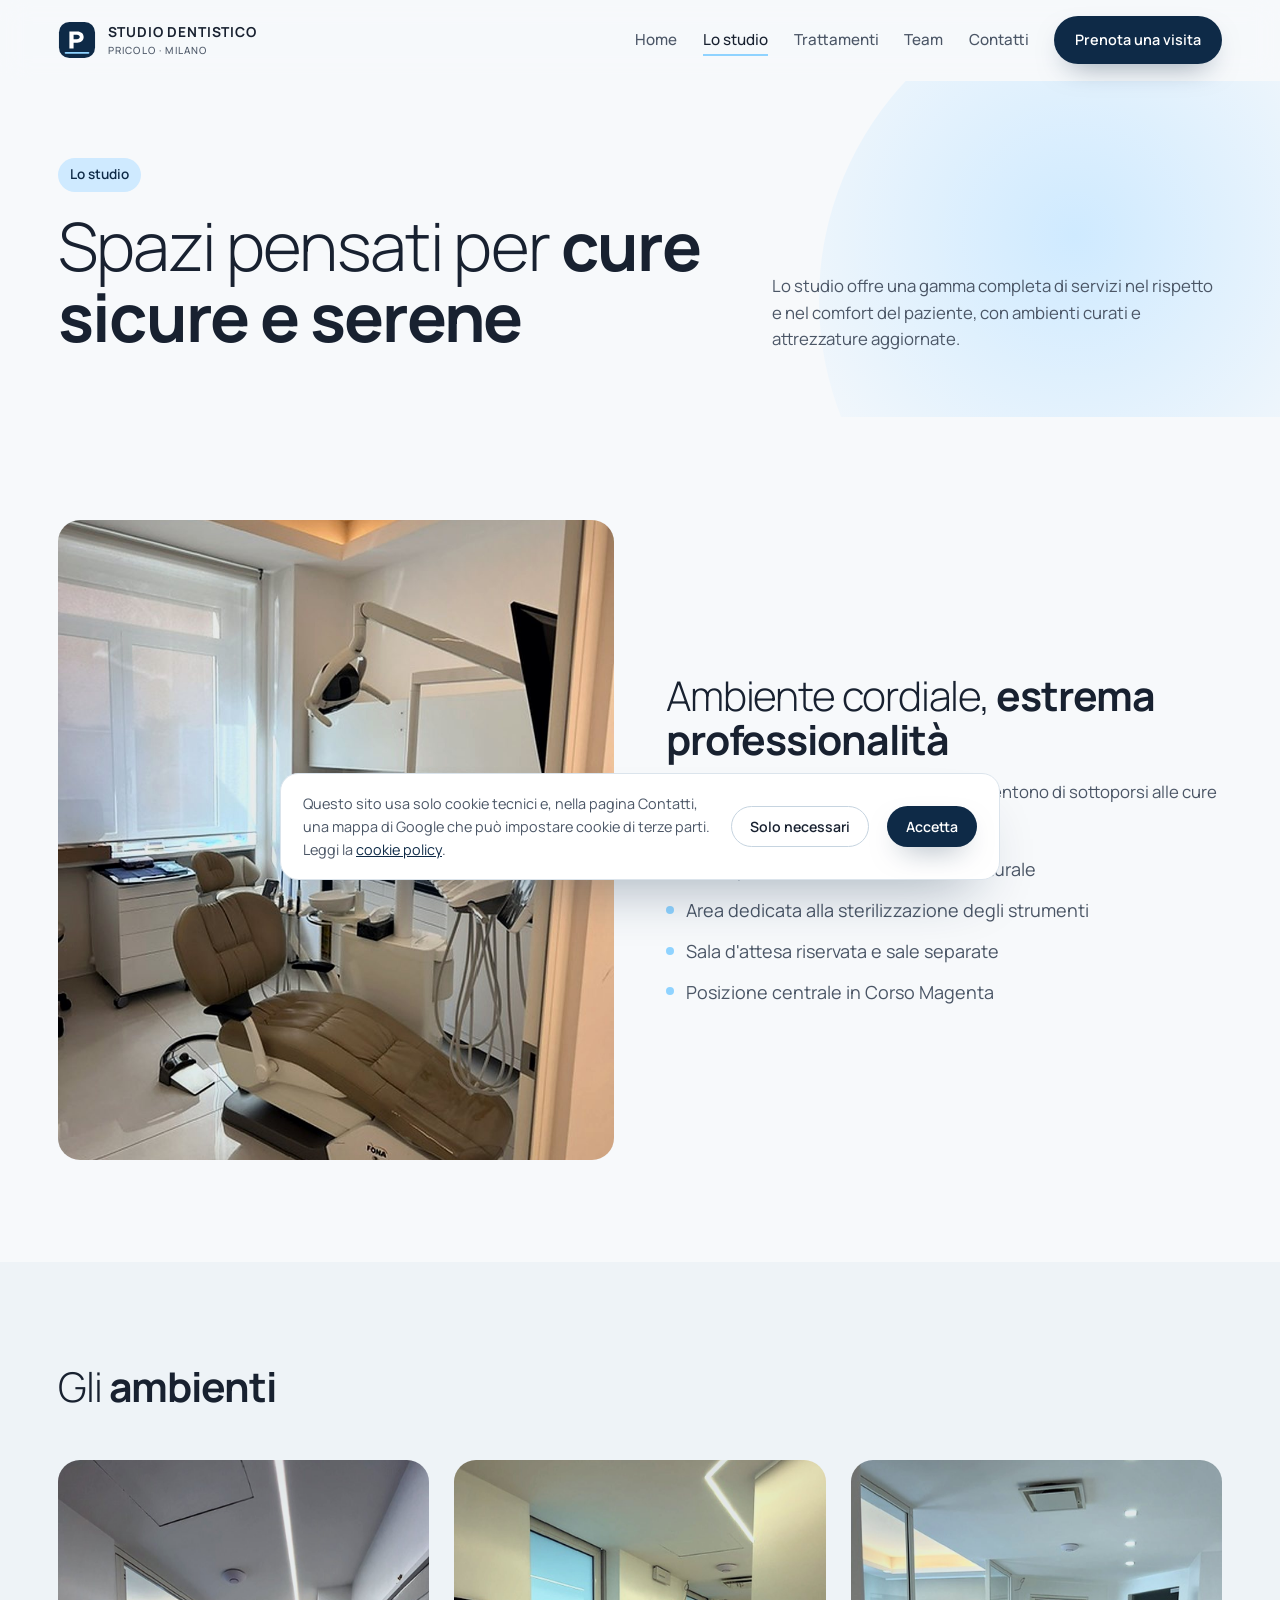
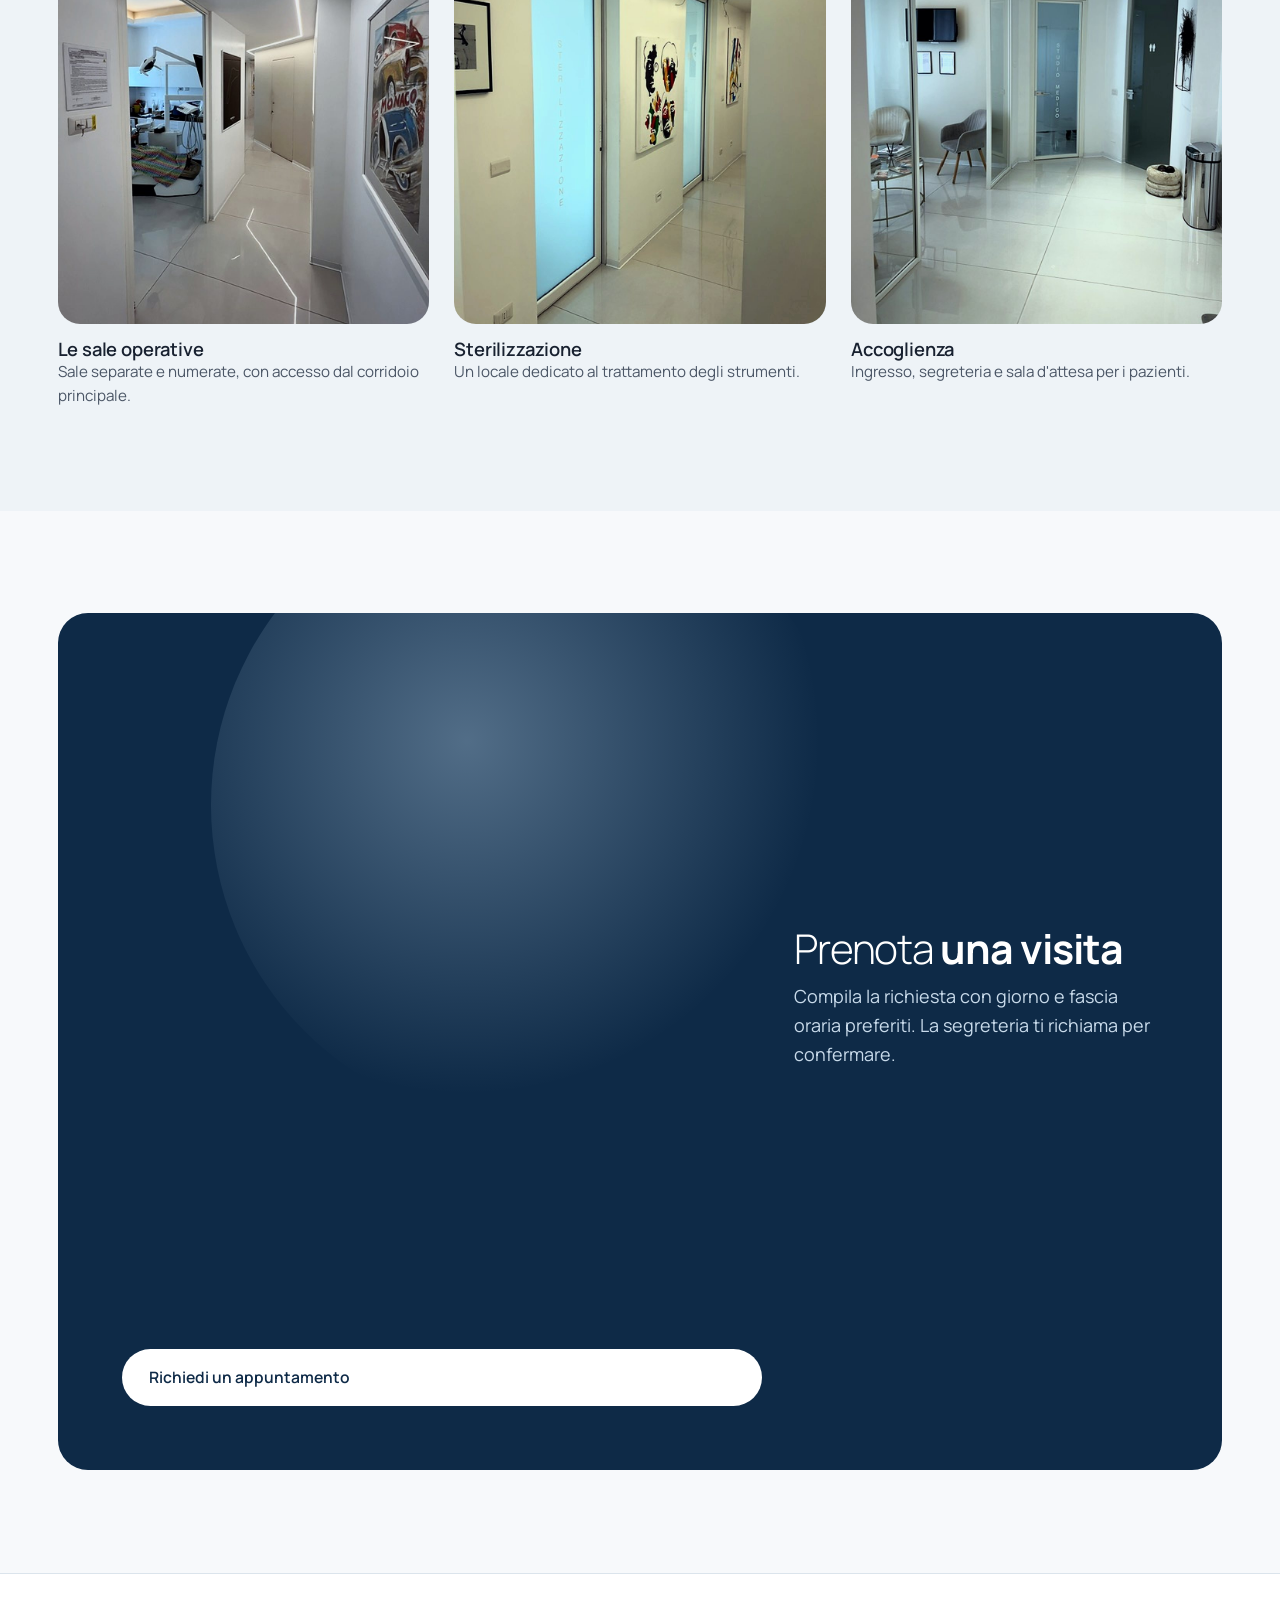
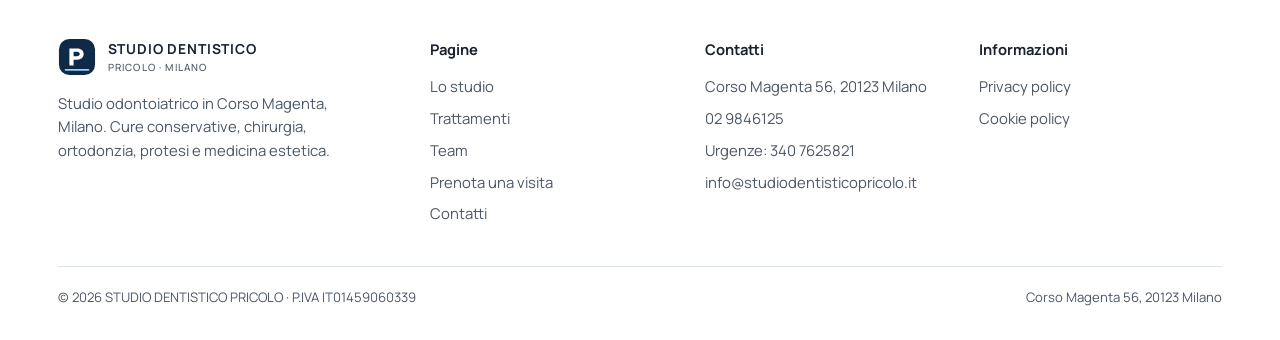
<file: studio.html>
<!DOCTYPE html>
<html lang="it">
<head>
<meta charset="UTF-8">
<meta name="viewport" content="width=device-width, initial-scale=1">
<title>Lo studio · Studio Dentistico Pricolo Milano</title>
<meta name="description" content="Gli ambienti dello Studio Dentistico Pricolo in Corso Magenta a Milano: sale operative, sterilizzazione, accoglienza.">
<link rel="icon" type="image/svg+xml" href="images/favicon.svg">
<link rel="icon" type="image/png" sizes="32x32" href="images/favicon-32.png">
<link rel="apple-touch-icon" href="images/apple-touch-icon.png">
<link rel="preconnect" href="https://fonts.googleapis.com"><link rel="preconnect" href="https://fonts.gstatic.com" crossorigin>
<link href="https://fonts.googleapis.com/css2?family=Manrope:wght@300;400;500;600;700&display=swap" rel="stylesheet">
<!-- STYLE:START -->
<style>
/* Studio Dentistico Pricolo: stile condiviso */
:root{
  --bg:#f7f9fb;--bg2:#eef3f7;--ink:#182130;--ink2:#4b5666;--line:#dbe4ec;
  --blue:#0e2a47;--sky:#8fd3ff;--sky2:#cfeaff;--white:#fff;
  --font:'Manrope',system-ui,-apple-system,'Segoe UI',Roboto,sans-serif;
  --r:22px;--rs:14px;
  --gutter:clamp(20px,4.5vw,72px);--wrap:1440px;
  --fs-h1:clamp(2.35rem,5.2vw,4.5rem);--fs-h2:clamp(1.8rem,3.2vw,2.9rem);--fs-h3:clamp(1.15rem,1.5vw,1.35rem);
  --fs:clamp(1rem,.95rem + .25vw,1.125rem);
  --sp:clamp(56px,8vw,128px);
}
*{box-sizing:border-box;margin:0;padding:0}
html{scroll-behavior:smooth;-webkit-text-size-adjust:100%}
body{font-family:var(--font);font-size:var(--fs);line-height:1.6;color:var(--ink);background:var(--bg);overflow-x:hidden}
img{max-width:100%;display:block}
a{color:inherit;text-decoration:none}
h1,h2,h3{line-height:1.08;letter-spacing:-.025em;font-weight:300}
h1{font-size:var(--fs-h1)}h2{font-size:var(--fs-h2)}h3{font-size:var(--fs-h3);font-weight:600;letter-spacing:-.01em}
h1 b,h2 b{font-weight:700}
p{max-width:62ch}
.wrap{width:min(100% - 2*var(--gutter),var(--wrap));margin-inline:auto}
.section{padding-block:var(--sp)}
.section.alt{background:var(--bg2)}
.lead{font-size:clamp(1.05rem,1.15vw,1.25rem);color:var(--ink2);margin-top:18px}
.muted{color:var(--ink2)}
.btn{display:inline-flex;align-items:center;gap:10px;padding:15px 26px;border-radius:999px;font-weight:600;font-size:.98rem;border:1.5px solid transparent;transition:transform .25s ease,background .25s ease,box-shadow .25s ease;cursor:pointer;font-family:inherit}
.btn:hover{transform:translateY(-2px)}
.btn.primary{background:var(--blue);color:#fff;box-shadow:0 12px 30px -14px rgba(14,42,71,.6)}
.btn.primary:hover{background:#153a5f}
.btn.ghost{border-color:#c6d4e0;color:var(--ink);background:transparent}
.btn.ghost:hover{background:#fff}
.btn.light{background:#fff;color:var(--blue)}
:focus-visible{outline:2px solid var(--sky);outline-offset:3px;border-radius:6px}
::selection{background:var(--sky2)}

/* Header */
.header{position:sticky;top:0;z-index:50;border-bottom:1px solid transparent;transition:border-color .3s}
.header::before{content:"";position:absolute;inset:0;z-index:-1;background:rgba(247,249,251,.78);backdrop-filter:blur(14px);-webkit-backdrop-filter:blur(14px)}
.header.scrolled{border-bottom-color:var(--line)}
.header .wrap{display:flex;align-items:center;justify-content:space-between;min-height:80px;gap:24px}
.logo{display:flex;align-items:center;gap:12px;font-weight:700;letter-spacing:.06em;font-size:.86rem;text-transform:uppercase;white-space:nowrap}
.logo svg{width:38px;height:38px;flex:none}
.logo small{display:block;font-weight:500;letter-spacing:.12em;font-size:.62rem;color:var(--ink2)}
.nav{display:flex;align-items:center;gap:clamp(16px,2vw,34px);list-style:none;font-size:.95rem;font-weight:500}
.nav a{position:relative;padding:6px 0;color:var(--ink2);transition:color .2s}
.nav a::after{content:"";position:absolute;left:0;right:0;bottom:0;height:2px;background:var(--sky);transform:scaleX(0);transform-origin:left;transition:transform .3s}
.nav a:hover,.nav a.active{color:var(--ink)}
.nav a.active::after,.nav a:hover::after{transform:scaleX(1)}
.nav .btn{padding:11px 20px;font-size:.9rem}
.burger{display:none;width:44px;height:44px;border:0;background:transparent;cursor:pointer;flex-direction:column;justify-content:center;gap:6px;align-items:center}
.burger span{width:24px;height:2px;background:var(--ink);transition:.3s;display:block}
@media(max-width:960px){
  .burger{display:flex}
  .nav{position:fixed;top:80px;left:0;right:0;bottom:0;height:calc(100vh - 80px);height:calc(100dvh - 80px);z-index:60;background:var(--bg);flex-direction:column;align-items:flex-start;padding:28px var(--gutter);gap:22px;font-size:1.25rem;transform:translateX(100%);transition:transform .35s ease;overflow:auto}
  .nav.open{transform:none}
  .nav .btn{margin-top:10px;font-size:1rem}
  body.menu-open{overflow:hidden}
  body.menu-open .header::before{background:var(--bg)}
  .burger.open span:nth-child(1){transform:translateY(8px) rotate(45deg)}
  .burger.open span:nth-child(2){opacity:0}
  .burger.open span:nth-child(3){transform:translateY(-8px) rotate(-45deg)}
}

/* Hero */
.hero{position:relative;overflow:hidden;padding-block:clamp(48px,7vw,110px) clamp(56px,7vw,110px)}
.hero .wrap{display:grid;grid-template-columns:minmax(0,1.05fr) minmax(0,.95fr);gap:clamp(32px,5vw,80px);align-items:center;position:relative;z-index:1}
.hero .sub{margin-top:22px;font-size:clamp(1.05rem,1.2vw,1.25rem);color:var(--ink2);max-width:46ch}
.hero .btns{margin-top:32px;display:flex;gap:12px;flex-wrap:wrap}
.hero .pic{position:relative;height:min(600px,40vw)}
.hero .pic img{position:absolute;object-fit:cover;border-radius:var(--r)}
.hero .p1{width:62%;height:100%;right:0;top:0}
.hero .p2{width:44%;height:58%;left:0;bottom:-4%;box-shadow:0 30px 50px -25px rgba(14,42,71,.45);border:6px solid var(--bg)}
.glow{position:absolute;width:min(60vw,640px);aspect-ratio:1;border-radius:50%;pointer-events:none;background:radial-gradient(circle at 40% 40%,var(--sky2) 0%,rgba(207,234,255,0) 65%);animation:drift 11s ease-in-out infinite alternate;z-index:0}
.glow.a{right:-14%;top:-30%}.glow.b{left:-20%;bottom:-40%;animation-delay:-5s;opacity:.7}
@keyframes drift{to{transform:translate(-6%,8%) scale(1.1)}}
.beam{position:absolute;height:2px;width:55%;left:40%;top:38px;background:linear-gradient(90deg,transparent,var(--sky) 40%,#fff 60%,transparent);z-index:0}
.beam.v{width:2px;height:60%;top:20%;left:auto;right:var(--gutter);background:linear-gradient(180deg,transparent,var(--sky),transparent)}
.strip{border-top:1px solid var(--line);display:grid;grid-template-columns:repeat(auto-fit,minmax(200px,1fr));gap:0}
.strip>div{padding:22px 24px 22px 0;margin-right:24px;border-right:1px solid var(--line);font-size:.92rem;color:var(--ink2)}
.strip>div:last-child{border:0}
.strip em{display:block;font-style:normal;color:var(--ink);font-weight:600;font-size:1.02rem}
@media(max-width:820px){.beam{display:none}.hero .wrap{grid-template-columns:1fr}.hero .pic{height:auto;margin-bottom:8px}.hero .pic img{position:relative;display:block}.hero .p1{width:64%;height:clamp(260px,78vw,460px);margin-left:auto;right:auto;top:auto}.hero .p1{width:68%}.hero .p2{width:46%;height:clamp(190px,56vw,330px);bottom:auto;left:auto;margin-top:clamp(-260px,-42vw,-150px)}.strip>div{border:0;margin:0;padding:12px 0}}
@media(prefers-reduced-motion:reduce){.glow{animation:none}.reveal{opacity:1;transform:none}}

/* Page hero (pagine interne) */
.page-hero{position:relative;overflow:hidden;padding-block:clamp(48px,6vw,96px) clamp(40px,5vw,72px)}
.page-hero .wrap{position:relative;z-index:1;display:grid;grid-template-columns:minmax(0,1.2fr) minmax(0,.8fr);gap:40px;align-items:end}
.page-hero .kicker{display:inline-block;font-size:.85rem;font-weight:600;color:var(--blue);background:var(--sky2);padding:6px 12px;border-radius:999px;margin-bottom:18px}
@media(max-width:820px){.page-hero .wrap{grid-template-columns:1fr}}

/* Griglie e card */
.grid{display:grid;gap:clamp(16px,2vw,28px)}
.g2{grid-template-columns:repeat(auto-fit,minmax(min(100%,320px),1fr))}
.g3{grid-template-columns:repeat(auto-fit,minmax(min(100%,280px),1fr))}
.g4{grid-template-columns:repeat(auto-fit,minmax(min(100%,230px),1fr))}
.card{background:#fff;border:1px solid var(--line);border-radius:var(--r);padding:clamp(22px,2.4vw,34px);transition:transform .3s,box-shadow .3s,border-color .3s}
.card:hover{transform:translateY(-4px);box-shadow:0 30px 50px -30px rgba(14,42,71,.35);border-color:#c8d9e8}
.card h3{margin-bottom:10px}
.card p{font-size:.98rem;color:var(--ink2)}
.icon{width:46px;height:46px;border-radius:14px;background:linear-gradient(135deg,var(--sky2),#e8f5ff);display:grid;place-items:center;margin-bottom:18px;color:var(--blue)}
.icon svg{width:22px;height:22px}
.split{display:grid;grid-template-columns:repeat(auto-fit,minmax(min(100%,380px),1fr));gap:clamp(28px,4vw,72px);align-items:center}
.split img{border-radius:var(--r);width:100%;height:100%;object-fit:cover;aspect-ratio:4/5;max-height:640px}
.split .stack{display:grid;grid-template-columns:1fr 1fr;gap:16px}
.split .stack img{aspect-ratio:3/4}
.split .stack img:nth-child(2){margin-top:40px}
.head{margin-bottom:clamp(28px,4vw,52px);max-width:760px}
.head p{margin-top:14px;color:var(--ink2)}
.list{list-style:none;display:grid;gap:12px;margin-top:22px}
.list li{display:flex;gap:12px;align-items:flex-start;color:var(--ink2)}
.list li::before{content:"";width:8px;height:8px;border-radius:50%;background:var(--sky);flex:none;margin-top:.55em}

/* Trattamenti */
.tlist{display:grid;grid-template-columns:repeat(auto-fit,minmax(min(100%,300px),1fr));gap:16px}
.treat{background:#fff;border:1px solid var(--line);border-radius:var(--rs);padding:22px 24px;display:flex;gap:16px;align-items:flex-start;transition:border-color .3s,transform .3s}
.treat:hover{border-color:var(--sky);transform:translateY(-3px)}
.treat .n{font-weight:700;color:var(--blue);font-size:.85rem;background:var(--sky2);border-radius:8px;padding:4px 8px;flex:none;line-height:1.3}
.treat p{font-size:.92rem;color:var(--ink2);margin-top:4px}

/* Team */
.member{text-align:left}
.member .ph{aspect-ratio:4/5;border-radius:var(--r);overflow:hidden;background:linear-gradient(160deg,#e6eef5,#f7f9fb);margin-bottom:16px}
.member .ph img,.member .ph svg{width:100%;height:100%;object-fit:cover}
.member h3{font-size:1.15rem}
.member p{color:var(--ink2);font-size:.95rem}

/* Form */
.form{display:grid;grid-template-columns:1fr 1fr;gap:18px;background:#fff;border:1px solid var(--line);border-radius:var(--r);padding:clamp(22px,3vw,40px)}
.form .full{grid-column:1/-1}
.form label{display:block;font-size:.88rem;font-weight:600;margin-bottom:8px}
.form input,.form select,.form textarea{width:100%;font:inherit;padding:14px 16px;border:1.5px solid var(--line);border-radius:12px;background:#fbfcfd;color:var(--ink);transition:border-color .2s,box-shadow .2s}
.form input:focus,.form select:focus,.form textarea:focus{border-color:var(--sky);box-shadow:0 0 0 4px rgba(143,211,255,.25);outline:0}
.form textarea{min-height:140px;resize:vertical}
.form .hint{font-size:.85rem;color:var(--ink2);margin-top:8px}
.form .check{display:flex;gap:10px;align-items:flex-start;font-size:.88rem;color:var(--ink2)}
.form .check input{width:auto;margin-top:4px}
.form .msg{grid-column:1/-1;font-size:.92rem;padding:12px 16px;border-radius:12px;display:none}
.form .msg.ok{display:block;background:#e8f7ee;color:#1f6b3a}
.form .msg.err{display:block;background:#fdecec;color:#9b2222}
.hp{position:absolute;left:-9999px;opacity:0;height:0;width:0}
@media(max-width:640px){.form{grid-template-columns:1fr}}

/* Contatti */
.info{display:grid;gap:22px}
.info .row{display:flex;gap:16px;align-items:flex-start}
.info .row .icon{margin:0;width:42px;height:42px;flex:none}
.info strong{display:block;font-weight:600}
.info a{color:var(--blue)}
.map{border-radius:var(--r);overflow:hidden;border:1px solid var(--line);aspect-ratio:16/10;min-height:320px}
.map iframe{width:100%;height:100%;border:0}
.hours{list-style:none;display:grid;gap:10px}
.hours li{display:flex;justify-content:space-between;border-bottom:1px solid var(--line);padding-bottom:10px;font-size:.98rem}
.hours span:last-child{color:var(--ink2)}

/* CTA */
.cta{position:relative;overflow:hidden;background:var(--blue);color:#fff;border-radius:calc(var(--r) + 8px);padding:clamp(40px,5vw,72px);display:grid;grid-template-columns:1fr auto;gap:32px;align-items:center}
.cta h2{font-weight:300}.cta h2 b{font-weight:700}
.cta p{color:#c8daea;margin-top:12px}
.cta .glow{opacity:.35}
.cta>*{position:relative;z-index:1}
@media(max-width:720px){.cta{grid-template-columns:1fr}}

/* Footer */
.footer{border-top:1px solid var(--line);padding-block:clamp(40px,5vw,72px) 32px;background:#fff}
.footer .cols{display:grid;grid-template-columns:1.4fr 1fr 1fr 1fr;gap:32px}
.footer h4{font-size:.92rem;font-weight:700;margin-bottom:14px}
.footer ul{list-style:none;display:grid;gap:8px;font-size:.93rem;color:var(--ink2)}
.footer a:hover{color:var(--ink)}
.footer .legal{margin-top:40px;padding-top:20px;border-top:1px solid var(--line);display:flex;justify-content:space-between;gap:16px;flex-wrap:wrap;font-size:.82rem;color:var(--ink2)}
@media(max-width:900px){.footer .cols{grid-template-columns:1fr 1fr}}
@media(max-width:520px){.footer .cols{grid-template-columns:1fr}}

/* Cookie banner */
.cookie{position:fixed;left:50%;bottom:20px;transform:translate(-50%,140%);width:min(92vw,720px);background:#fff;border:1px solid var(--line);border-radius:18px;padding:18px 22px;box-shadow:0 30px 60px -30px rgba(14,42,71,.45);z-index:90;display:flex;gap:18px;align-items:center;flex-wrap:wrap;transition:transform .5s cubic-bezier(.2,.8,.2,1);font-size:.9rem;color:var(--ink2)}
.cookie.show{transform:translate(-50%,0)}
.cookie p{flex:1 1 300px;max-width:none}
.cookie a{color:var(--blue);text-decoration:underline}
.cookie .btn{padding:10px 18px;font-size:.88rem}

/* Legali */
.legal-body{max-width:780px}
.legal-body h2{font-size:1.5rem;font-weight:600;margin:38px 0 12px;letter-spacing:-.01em}
.legal-body p,.legal-body li{color:var(--ink2);margin-bottom:12px}
.legal-body ul{padding-left:20px}

/* Reveal */
.reveal{opacity:0;transform:translateY(22px);transition:opacity .7s ease,transform .7s ease}
.reveal.in{opacity:1;transform:none}
.reveal.d1{transition-delay:.1s}.reveal.d2{transition-delay:.2s}.reveal.d3{transition-delay:.3s}
.note{font-size:.85rem;color:#8a5a00;background:#fff6e0;border:1px dashed #f0d28a;border-radius:10px;padding:8px 12px;display:inline-block}

/* Team: card espandibili */
.grid.team{align-items:start;grid-template-columns:repeat(3,minmax(0,1fr))}
@media(max-width:900px){.grid.team{grid-template-columns:repeat(2,minmax(0,1fr))}}
@media(max-width:560px){.grid.team{grid-template-columns:1fr}}
.person{background:transparent;border:1px solid transparent;border-radius:calc(var(--r) + 6px);padding:10px;transition:background .35s,box-shadow .35s,transform .35s,border-color .35s}
.person-btn{all:unset;display:block;width:100%;cursor:pointer;border-radius:var(--r)}
.person-btn:focus-visible{outline:2px solid var(--sky);outline-offset:4px}
.person .ph{position:relative;aspect-ratio:4/5;border-radius:var(--r);overflow:hidden;background:linear-gradient(160deg,#e6eef5,#f7f9fb);margin-bottom:16px}
.person .ph img,.person .ph svg{width:100%;height:100%;object-fit:cover;transition:transform .6s ease}
.person:hover .ph img,.person:hover .ph svg{transform:scale(1.03)}
.person h3{font-size:1.15rem;padding-inline:4px}
.person-btn>p{color:var(--ink2);font-size:.95rem;padding-inline:4px}
.plus{position:absolute;right:14px;bottom:14px;width:42px;height:42px;border-radius:50%;background:rgba(255,255,255,.9);backdrop-filter:blur(6px);box-shadow:0 8px 20px -8px rgba(14,42,71,.4);transition:transform .35s,background .35s}
.plus::before,.plus::after{content:"";position:absolute;left:50%;top:50%;width:14px;height:2px;background:var(--blue);transform:translate(-50%,-50%)}
.plus::after{transform:translate(-50%,-50%) rotate(90deg)}
.bio{display:grid;grid-template-rows:0fr;transition:grid-template-rows .45s ease}
.bio>div{overflow:hidden}
.bio p{padding:14px 4px 6px;margin-top:12px;border-top:1px solid var(--line);color:var(--ink2);font-size:.95rem}
.person.open{background:#fff;border-color:var(--line);box-shadow:0 30px 60px -30px rgba(14,42,71,.35);transform:translateY(-6px)}
.person.open .bio{grid-template-rows:1fr}
.person.open .plus{transform:rotate(45deg);background:var(--sky2)}
@media(prefers-reduced-motion:reduce){.person,.bio,.plus{transition:none}}

/* Trattamenti: carosello orizzontale automatico */
.marquee{position:relative;overflow:hidden;padding-block:14px;margin-inline:calc(-1 * var(--gutter));-webkit-mask-image:linear-gradient(90deg,transparent,#000 var(--gutter),#000 calc(100% - var(--gutter)),transparent);mask-image:linear-gradient(90deg,transparent,#000 var(--gutter),#000 calc(100% - var(--gutter)),transparent)}
.marquee .tlist{display:flex;flex-wrap:nowrap;gap:0;width:max-content;animation:marquee var(--dur,60s) linear infinite;will-change:transform}
.marquee .treat{width:clamp(260px,26vw,340px);flex:none;margin-right:16px;align-self:stretch}
.marquee:hover .tlist,.marquee.paused .tlist{animation-play-state:paused}
.marquee .treat:hover{border-color:var(--sky);transform:translateY(-6px);box-shadow:0 24px 44px -24px rgba(14,42,71,.4);background:linear-gradient(180deg,#fff,#f3f9ff)}
@keyframes marquee{from{transform:translateX(0)}to{transform:translateX(-50%)}}
@media(prefers-reduced-motion:reduce){.marquee{overflow-x:auto}.marquee .tlist{animation:none}}

</style>
<!-- STYLE:END -->
</head>
<body>
<header class="header"><div class="wrap">
<a class="logo" href="index.html" aria-label="Studio Dentistico Pricolo"><svg viewBox="0 0 40 40" fill="none" xmlns="http://www.w3.org/2000/svg" aria-hidden="true"><rect x="1" y="1" width="38" height="38" rx="11" fill="#0e2a47"/><path d="M12 29V11h8.2c4.2 0 6.8 2.4 6.8 5.9s-2.6 5.9-6.8 5.9H16.4V29H12zm4.4-9.8h3.5c1.9 0 3-1 3-2.3s-1.1-2.3-3-2.3h-3.5v4.6z" fill="#fff"/><path d="M8 33.5h24" stroke="#8fd3ff" stroke-width="2" stroke-linecap="round"/></svg><span>Studio Dentistico<small>Pricolo · Milano</small></span></a>
<button class="burger" aria-label="Apri menu" aria-expanded="false"><span></span><span></span><span></span></button>
<ul class="nav"><li><a href="index.html">Home</a></li><li><a href="studio.html">Lo studio</a></li><li><a href="trattamenti.html">Trattamenti</a></li><li><a href="team.html">Team</a></li><li><a href="contatti.html">Contatti</a></li><li><a class="btn primary" href="prenota.html">Prenota una visita</a></li></ul>
</div></header>
<main>

<section class="page-hero"><div class="glow a"></div><div class="wrap">
<div><span class="kicker">Lo studio</span><h1>Spazi pensati per <b>cure sicure e serene</b></h1></div>
<p class="lead">Lo studio offre una gamma completa di servizi nel rispetto e nel comfort del paziente, con ambienti curati e attrezzature aggiornate.</p>
</div></section>
<section class="section"><div class="wrap">
<div class="split">
<img class="reveal" src="images/studio-riunito.jpg" alt="Sala operativa">
<div class="reveal d1"><h2>Ambiente cordiale, <b>estrema professionalità</b></h2>
<p class="lead">Materiali eccellenti e igiene garantita consentono di sottoporsi alle cure con sicurezza e qualità.</p>
<ul class="list"><li>Sale operative luminose con luce naturale</li><li>Area dedicata alla sterilizzazione degli strumenti</li><li>Sala d'attesa riservata e sale separate</li><li>Posizione centrale in Corso Magenta</li></ul></div>
</div></div></section>
<section class="section alt"><div class="wrap">
<div class="head reveal"><h2>Gli <b>ambienti</b></h2></div>
<div class="grid g3">
<div class="member reveal"><div class="ph"><img src="images/corridoio.jpg" alt="Corridoio"></div><h3>Le sale operative</h3><p>Sale separate e numerate, con accesso dal corridoio principale.</p></div>
<div class="member reveal d1"><div class="ph"><img src="images/sterilizzazione.jpg" alt="Area sterilizzazione"></div><h3>Sterilizzazione</h3><p>Un locale dedicato al trattamento degli strumenti.</p></div>
<div class="member reveal d2"><div class="ph"><img src="images/reception.jpg" alt="Ingresso"></div><h3>Accoglienza</h3><p>Ingresso, segreteria e sala d'attesa per i pazienti.</p></div>
</div></div></section>
<section class="section"><div class="wrap"><div class="cta reveal"><div class="glow a"></div><div><h2>Prenota <b>una visita</b></h2><p>Compila la richiesta con giorno e fascia oraria preferiti. La segreteria ti richiama per confermare.</p></div><a class="btn light" href="prenota.html">Richiedi un appuntamento</a></div></div></section>
</main>
<footer class="footer"><div class="wrap">
<div class="cols">
<div><a class="logo" href="index.html"><svg viewBox="0 0 40 40" fill="none" xmlns="http://www.w3.org/2000/svg" aria-hidden="true"><rect x="1" y="1" width="38" height="38" rx="11" fill="#0e2a47"/><path d="M12 29V11h8.2c4.2 0 6.8 2.4 6.8 5.9s-2.6 5.9-6.8 5.9H16.4V29H12zm4.4-9.8h3.5c1.9 0 3-1 3-2.3s-1.1-2.3-3-2.3h-3.5v4.6z" fill="#fff"/><path d="M8 33.5h24" stroke="#8fd3ff" stroke-width="2" stroke-linecap="round"/></svg><span>Studio Dentistico<small>Pricolo · Milano</small></span></a>
<p class="muted" style="margin-top:16px;font-size:.93rem;max-width:34ch">Studio odontoiatrico in Corso Magenta, Milano. Cure conservative, chirurgia, ortodonzia, protesi e medicina estetica.</p></div>
<div><h4>Pagine</h4><ul><li><a href="studio.html">Lo studio</a></li><li><a href="trattamenti.html">Trattamenti</a></li><li><a href="team.html">Team</a></li><li><a href="prenota.html">Prenota una visita</a></li><li><a href="contatti.html">Contatti</a></li></ul></div>
<div><h4>Contatti</h4><ul><li>Corso Magenta 56, 20123 Milano</li><li><a href="tel:+3929846125">02 9846125</a></li><li>Urgenze: <a href="tel:+393407625821">340 7625821</a></li><li><a data-email href="#"></a></li></ul></div>
<div><h4>Informazioni</h4><ul><li><a href="privacy.html">Privacy policy</a></li><li><a href="cookie-policy.html">Cookie policy</a></li></ul></div>
</div>
<div class="legal"><span>© <span data-year></span> STUDIO DENTISTICO PRICOLO · P.IVA IT01459060339</span><span>Corso Magenta 56, 20123 Milano</span></div>
</div></footer>
<div class="cookie" role="dialog" aria-live="polite"><p>Questo sito usa solo cookie tecnici e, nella pagina Contatti, una mappa di Google che può impostare cookie di terze parti. Leggi la <a href="cookie-policy.html">cookie policy</a>.</p><button class="btn ghost" data-consent="essential">Solo necessari</button><button class="btn primary" data-consent="all">Accetta</button></div>
<!-- SCRIPT:START -->
<script>
/* Studio Dentistico Pricolo: script condiviso */
(function(){
  // Header e menu mobile
  var header=document.querySelector('.header');
  var burger=document.querySelector('.burger');
  var nav=document.querySelector('.nav');
  function onScroll(){ if(header) header.classList.toggle('scrolled',window.scrollY>10); }
  window.addEventListener('scroll',onScroll,{passive:true}); onScroll();
  if(burger&&nav){
    burger.addEventListener('click',function(){
      var open=nav.classList.toggle('open');
      burger.classList.toggle('open',open);
      document.body.classList.toggle('menu-open',open);
      burger.setAttribute('aria-expanded',open?'true':'false');
    });
  }
  // Voce di menu attiva
  var here=location.pathname.split('/').pop()||'index.html';
  document.querySelectorAll('.nav a').forEach(function(a){
    var href=a.getAttribute('href');
    if(href===here||(here==='index.html'&&href==='index.html')) a.classList.add('active');
  });

  // Trattamenti: carosello orizzontale automatico
  var SPEED=40*1.75; // pixel al secondo: velocita base 40, moltiplicata 1,75
  document.querySelectorAll('.tlist').forEach(function(list){
    if(list.closest('.marquee')) return;
    var box=document.createElement('div');
    box.className='marquee reveal';
    list.parentNode.insertBefore(box,list);
    box.appendChild(list);
    var items=Array.prototype.slice.call(list.children);
    items.forEach(function(it){ it.classList.remove('reveal','d1','d2','d3'); });
    items.forEach(function(it){
      var c=it.cloneNode(true);
      c.setAttribute('aria-hidden','true');
      list.appendChild(c);
    });
    function setDur(){ list.style.setProperty('--dur',(list.scrollWidth/2/SPEED)+'s'); }
    setDur();
    window.addEventListener('resize',setDur);
    window.addEventListener('load',setDur);
    var t;
    box.addEventListener('touchstart',function(){ clearTimeout(t); box.classList.add('paused'); },{passive:true});
    box.addEventListener('touchend',function(){ clearTimeout(t); t=setTimeout(function(){ box.classList.remove('paused'); },2500); },{passive:true});
  });

  // Reveal allo scroll
  var els=document.querySelectorAll('.reveal');
  if('IntersectionObserver' in window){
    var io=new IntersectionObserver(function(entries){
      entries.forEach(function(e){ if(e.isIntersecting){ e.target.classList.add('in'); io.unobserve(e.target);} });
    },{threshold:.12});
    els.forEach(function(el){ io.observe(el); });
  } else { els.forEach(function(el){ el.classList.add('in'); }); }

  // Email composta lato client (anti spam)
  var user='info', domain='studiodentisticopricolo.it';
  var email=user+'@'+domain;
  document.querySelectorAll('[data-email]').forEach(function(el){
    el.textContent=email;
    if(el.tagName==='A') el.setAttribute('href','mailto:'+email);
  });

  // Modulo FormSubmit
  var form=document.querySelector('form[data-formsubmit]');
  if(form){
    form.setAttribute('action','https://formsubmit.co/'+email);
    var msg=form.querySelector('.msg');
    form.addEventListener('submit',function(ev){
      var hp=form.querySelector('input[name="_honey"]');
      if(hp&&hp.value){ ev.preventDefault(); return; }
      var priv=form.querySelector('input[name="privacy"]');
      if(priv&&!priv.checked){
        ev.preventDefault();
        if(msg){ msg.className='msg err'; msg.textContent='Per inviare la richiesta serve il consenso al trattamento dei dati.'; }
        return;
      }
      var next=form.querySelector('input[name="_next"]');
      if(next){
        var base=location.href.replace(/[^\/]*$/,'');
        next.value=base+'grazie.html';
      }
    });
  }

  // Cookie banner
  var KEY='sdp_cookie_consent';
  var banner=document.querySelector('.cookie');
  if(banner){
    var seen=null;
    try{ seen=localStorage.getItem(KEY); }catch(e){}
    if(!seen){ setTimeout(function(){ banner.classList.add('show'); },800); }
    banner.querySelectorAll('[data-consent]').forEach(function(b){
      b.addEventListener('click',function(){
        try{ localStorage.setItem(KEY,b.getAttribute('data-consent')); }catch(e){}
        banner.classList.remove('show');
      });
    });
  }


  // Team: apertura card
  var people=document.querySelectorAll('.person');
  people.forEach(function(card){
    var btn=card.querySelector('.person-btn');
    if(!btn) return;
    btn.addEventListener('click',function(){
      var willOpen=!card.classList.contains('open');
      people.forEach(function(c){ c.classList.remove('open'); var b=c.querySelector('.person-btn'); if(b) b.setAttribute('aria-expanded','false'); });
      if(willOpen){ card.classList.add('open'); btn.setAttribute('aria-expanded','true'); }
    });
  });

  // Anno nel footer
  document.querySelectorAll('[data-year]').forEach(function(el){ el.textContent=new Date().getFullYear(); });
})();

</script>
<!-- SCRIPT:END -->
</body>
</html>
</file>
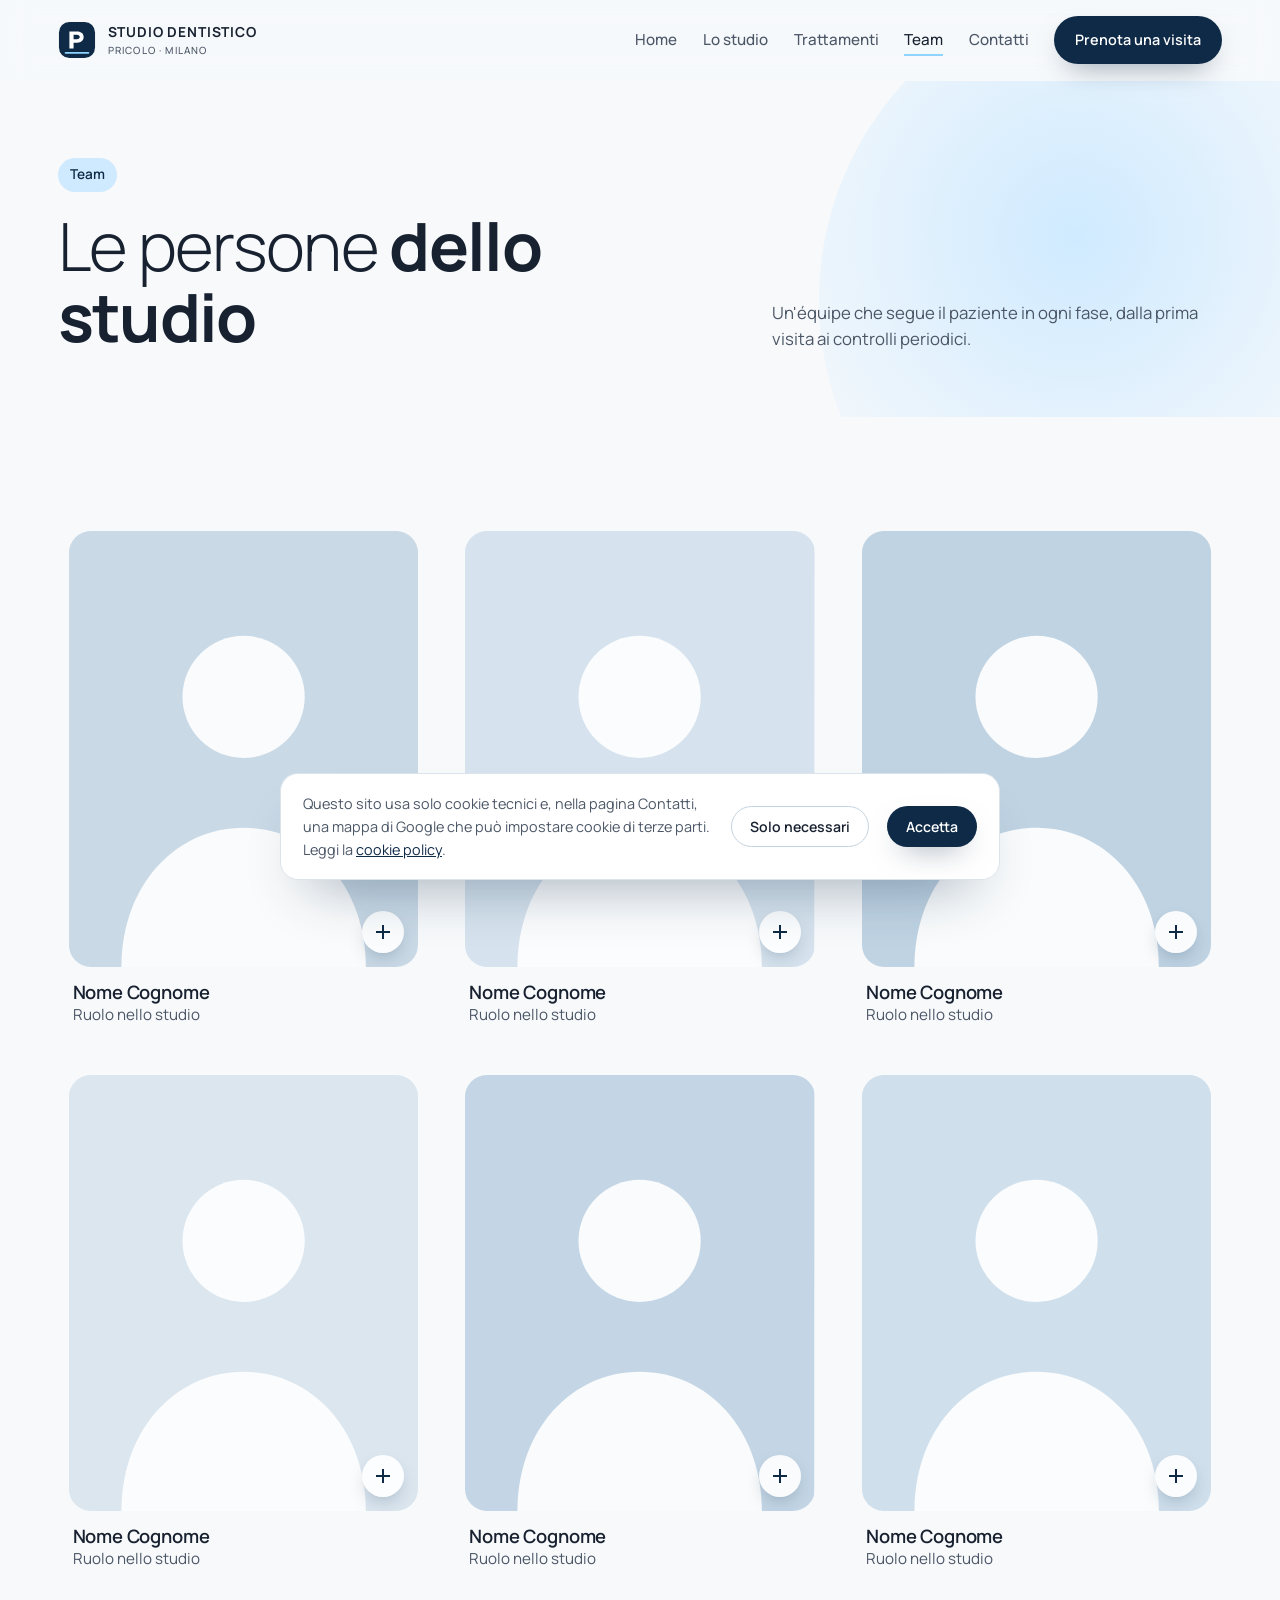
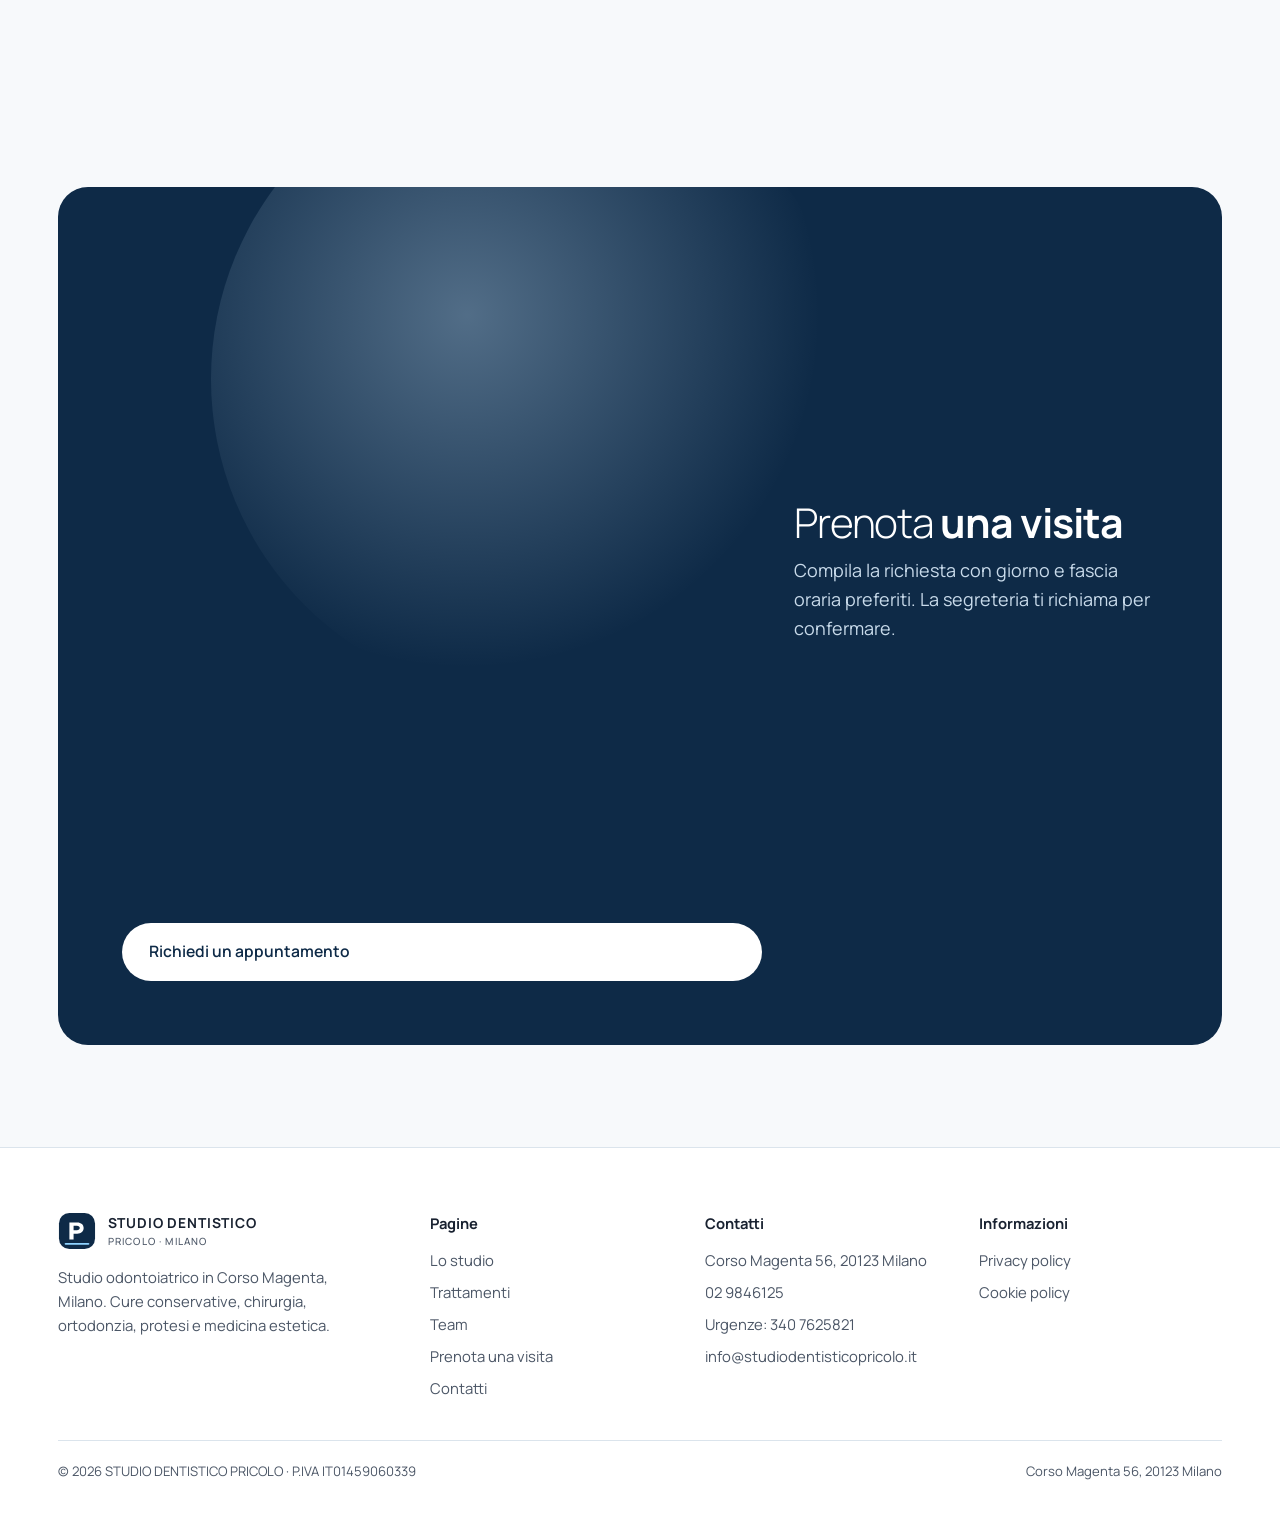
<file: team.html>
<!DOCTYPE html>
<html lang="it">
<head>
<meta charset="UTF-8">
<meta name="viewport" content="width=device-width, initial-scale=1">
<title>Team · Studio Dentistico Pricolo Milano</title>
<meta name="description" content="L'équipe dello Studio Dentistico Pricolo a Milano.">
<link rel="icon" type="image/svg+xml" href="images/favicon.svg">
<link rel="icon" type="image/png" sizes="32x32" href="images/favicon-32.png">
<link rel="apple-touch-icon" href="images/apple-touch-icon.png">
<link rel="preconnect" href="https://fonts.googleapis.com"><link rel="preconnect" href="https://fonts.gstatic.com" crossorigin>
<link href="https://fonts.googleapis.com/css2?family=Manrope:wght@300;400;500;600;700&display=swap" rel="stylesheet">
<!-- STYLE:START -->
<style>
/* Studio Dentistico Pricolo: stile condiviso */
:root{
  --bg:#f7f9fb;--bg2:#eef3f7;--ink:#182130;--ink2:#4b5666;--line:#dbe4ec;
  --blue:#0e2a47;--sky:#8fd3ff;--sky2:#cfeaff;--white:#fff;
  --font:'Manrope',system-ui,-apple-system,'Segoe UI',Roboto,sans-serif;
  --r:22px;--rs:14px;
  --gutter:clamp(20px,4.5vw,72px);--wrap:1440px;
  --fs-h1:clamp(2.35rem,5.2vw,4.5rem);--fs-h2:clamp(1.8rem,3.2vw,2.9rem);--fs-h3:clamp(1.15rem,1.5vw,1.35rem);
  --fs:clamp(1rem,.95rem + .25vw,1.125rem);
  --sp:clamp(56px,8vw,128px);
}
*{box-sizing:border-box;margin:0;padding:0}
html{scroll-behavior:smooth;-webkit-text-size-adjust:100%}
body{font-family:var(--font);font-size:var(--fs);line-height:1.6;color:var(--ink);background:var(--bg);overflow-x:hidden}
img{max-width:100%;display:block}
a{color:inherit;text-decoration:none}
h1,h2,h3{line-height:1.08;letter-spacing:-.025em;font-weight:300}
h1{font-size:var(--fs-h1)}h2{font-size:var(--fs-h2)}h3{font-size:var(--fs-h3);font-weight:600;letter-spacing:-.01em}
h1 b,h2 b{font-weight:700}
p{max-width:62ch}
.wrap{width:min(100% - 2*var(--gutter),var(--wrap));margin-inline:auto}
.section{padding-block:var(--sp)}
.section.alt{background:var(--bg2)}
.lead{font-size:clamp(1.05rem,1.15vw,1.25rem);color:var(--ink2);margin-top:18px}
.muted{color:var(--ink2)}
.btn{display:inline-flex;align-items:center;gap:10px;padding:15px 26px;border-radius:999px;font-weight:600;font-size:.98rem;border:1.5px solid transparent;transition:transform .25s ease,background .25s ease,box-shadow .25s ease;cursor:pointer;font-family:inherit}
.btn:hover{transform:translateY(-2px)}
.btn.primary{background:var(--blue);color:#fff;box-shadow:0 12px 30px -14px rgba(14,42,71,.6)}
.btn.primary:hover{background:#153a5f}
.btn.ghost{border-color:#c6d4e0;color:var(--ink);background:transparent}
.btn.ghost:hover{background:#fff}
.btn.light{background:#fff;color:var(--blue)}
:focus-visible{outline:2px solid var(--sky);outline-offset:3px;border-radius:6px}
::selection{background:var(--sky2)}

/* Header */
.header{position:sticky;top:0;z-index:50;border-bottom:1px solid transparent;transition:border-color .3s}
.header::before{content:"";position:absolute;inset:0;z-index:-1;background:rgba(247,249,251,.78);backdrop-filter:blur(14px);-webkit-backdrop-filter:blur(14px)}
.header.scrolled{border-bottom-color:var(--line)}
.header .wrap{display:flex;align-items:center;justify-content:space-between;min-height:80px;gap:24px}
.logo{display:flex;align-items:center;gap:12px;font-weight:700;letter-spacing:.06em;font-size:.86rem;text-transform:uppercase;white-space:nowrap}
.logo svg{width:38px;height:38px;flex:none}
.logo small{display:block;font-weight:500;letter-spacing:.12em;font-size:.62rem;color:var(--ink2)}
.nav{display:flex;align-items:center;gap:clamp(16px,2vw,34px);list-style:none;font-size:.95rem;font-weight:500}
.nav a{position:relative;padding:6px 0;color:var(--ink2);transition:color .2s}
.nav a::after{content:"";position:absolute;left:0;right:0;bottom:0;height:2px;background:var(--sky);transform:scaleX(0);transform-origin:left;transition:transform .3s}
.nav a:hover,.nav a.active{color:var(--ink)}
.nav a.active::after,.nav a:hover::after{transform:scaleX(1)}
.nav .btn{padding:11px 20px;font-size:.9rem}
.burger{display:none;width:44px;height:44px;border:0;background:transparent;cursor:pointer;flex-direction:column;justify-content:center;gap:6px;align-items:center}
.burger span{width:24px;height:2px;background:var(--ink);transition:.3s;display:block}
@media(max-width:960px){
  .burger{display:flex}
  .nav{position:fixed;top:80px;left:0;right:0;bottom:0;height:calc(100vh - 80px);height:calc(100dvh - 80px);z-index:60;background:var(--bg);flex-direction:column;align-items:flex-start;padding:28px var(--gutter);gap:22px;font-size:1.25rem;transform:translateX(100%);transition:transform .35s ease;overflow:auto}
  .nav.open{transform:none}
  .nav .btn{margin-top:10px;font-size:1rem}
  body.menu-open{overflow:hidden}
  body.menu-open .header::before{background:var(--bg)}
  .burger.open span:nth-child(1){transform:translateY(8px) rotate(45deg)}
  .burger.open span:nth-child(2){opacity:0}
  .burger.open span:nth-child(3){transform:translateY(-8px) rotate(-45deg)}
}

/* Hero */
.hero{position:relative;overflow:hidden;padding-block:clamp(48px,7vw,110px) clamp(56px,7vw,110px)}
.hero .wrap{display:grid;grid-template-columns:minmax(0,1.05fr) minmax(0,.95fr);gap:clamp(32px,5vw,80px);align-items:center;position:relative;z-index:1}
.hero .sub{margin-top:22px;font-size:clamp(1.05rem,1.2vw,1.25rem);color:var(--ink2);max-width:46ch}
.hero .btns{margin-top:32px;display:flex;gap:12px;flex-wrap:wrap}
.hero .pic{position:relative;height:min(600px,40vw)}
.hero .pic img{position:absolute;object-fit:cover;border-radius:var(--r)}
.hero .p1{width:62%;height:100%;right:0;top:0}
.hero .p2{width:44%;height:58%;left:0;bottom:-4%;box-shadow:0 30px 50px -25px rgba(14,42,71,.45);border:6px solid var(--bg)}
.glow{position:absolute;width:min(60vw,640px);aspect-ratio:1;border-radius:50%;pointer-events:none;background:radial-gradient(circle at 40% 40%,var(--sky2) 0%,rgba(207,234,255,0) 65%);animation:drift 11s ease-in-out infinite alternate;z-index:0}
.glow.a{right:-14%;top:-30%}.glow.b{left:-20%;bottom:-40%;animation-delay:-5s;opacity:.7}
@keyframes drift{to{transform:translate(-6%,8%) scale(1.1)}}
.beam{position:absolute;height:2px;width:55%;left:40%;top:38px;background:linear-gradient(90deg,transparent,var(--sky) 40%,#fff 60%,transparent);z-index:0}
.beam.v{width:2px;height:60%;top:20%;left:auto;right:var(--gutter);background:linear-gradient(180deg,transparent,var(--sky),transparent)}
.strip{border-top:1px solid var(--line);display:grid;grid-template-columns:repeat(auto-fit,minmax(200px,1fr));gap:0}
.strip>div{padding:22px 24px 22px 0;margin-right:24px;border-right:1px solid var(--line);font-size:.92rem;color:var(--ink2)}
.strip>div:last-child{border:0}
.strip em{display:block;font-style:normal;color:var(--ink);font-weight:600;font-size:1.02rem}
@media(max-width:820px){.beam{display:none}.hero .wrap{grid-template-columns:1fr}.hero .pic{height:auto;margin-bottom:8px}.hero .pic img{position:relative;display:block}.hero .p1{width:64%;height:clamp(260px,78vw,460px);margin-left:auto;right:auto;top:auto}.hero .p1{width:68%}.hero .p2{width:46%;height:clamp(190px,56vw,330px);bottom:auto;left:auto;margin-top:clamp(-260px,-42vw,-150px)}.strip>div{border:0;margin:0;padding:12px 0}}
@media(prefers-reduced-motion:reduce){.glow{animation:none}.reveal{opacity:1;transform:none}}

/* Page hero (pagine interne) */
.page-hero{position:relative;overflow:hidden;padding-block:clamp(48px,6vw,96px) clamp(40px,5vw,72px)}
.page-hero .wrap{position:relative;z-index:1;display:grid;grid-template-columns:minmax(0,1.2fr) minmax(0,.8fr);gap:40px;align-items:end}
.page-hero .kicker{display:inline-block;font-size:.85rem;font-weight:600;color:var(--blue);background:var(--sky2);padding:6px 12px;border-radius:999px;margin-bottom:18px}
@media(max-width:820px){.page-hero .wrap{grid-template-columns:1fr}}

/* Griglie e card */
.grid{display:grid;gap:clamp(16px,2vw,28px)}
.g2{grid-template-columns:repeat(auto-fit,minmax(min(100%,320px),1fr))}
.g3{grid-template-columns:repeat(auto-fit,minmax(min(100%,280px),1fr))}
.g4{grid-template-columns:repeat(auto-fit,minmax(min(100%,230px),1fr))}
.card{background:#fff;border:1px solid var(--line);border-radius:var(--r);padding:clamp(22px,2.4vw,34px);transition:transform .3s,box-shadow .3s,border-color .3s}
.card:hover{transform:translateY(-4px);box-shadow:0 30px 50px -30px rgba(14,42,71,.35);border-color:#c8d9e8}
.card h3{margin-bottom:10px}
.card p{font-size:.98rem;color:var(--ink2)}
.icon{width:46px;height:46px;border-radius:14px;background:linear-gradient(135deg,var(--sky2),#e8f5ff);display:grid;place-items:center;margin-bottom:18px;color:var(--blue)}
.icon svg{width:22px;height:22px}
.split{display:grid;grid-template-columns:repeat(auto-fit,minmax(min(100%,380px),1fr));gap:clamp(28px,4vw,72px);align-items:center}
.split img{border-radius:var(--r);width:100%;height:100%;object-fit:cover;aspect-ratio:4/5;max-height:640px}
.split .stack{display:grid;grid-template-columns:1fr 1fr;gap:16px}
.split .stack img{aspect-ratio:3/4}
.split .stack img:nth-child(2){margin-top:40px}
.head{margin-bottom:clamp(28px,4vw,52px);max-width:760px}
.head p{margin-top:14px;color:var(--ink2)}
.list{list-style:none;display:grid;gap:12px;margin-top:22px}
.list li{display:flex;gap:12px;align-items:flex-start;color:var(--ink2)}
.list li::before{content:"";width:8px;height:8px;border-radius:50%;background:var(--sky);flex:none;margin-top:.55em}

/* Trattamenti */
.tlist{display:grid;grid-template-columns:repeat(auto-fit,minmax(min(100%,300px),1fr));gap:16px}
.treat{background:#fff;border:1px solid var(--line);border-radius:var(--rs);padding:22px 24px;display:flex;gap:16px;align-items:flex-start;transition:border-color .3s,transform .3s}
.treat:hover{border-color:var(--sky);transform:translateY(-3px)}
.treat .n{font-weight:700;color:var(--blue);font-size:.85rem;background:var(--sky2);border-radius:8px;padding:4px 8px;flex:none;line-height:1.3}
.treat p{font-size:.92rem;color:var(--ink2);margin-top:4px}

/* Team */
.member{text-align:left}
.member .ph{aspect-ratio:4/5;border-radius:var(--r);overflow:hidden;background:linear-gradient(160deg,#e6eef5,#f7f9fb);margin-bottom:16px}
.member .ph img,.member .ph svg{width:100%;height:100%;object-fit:cover}
.member h3{font-size:1.15rem}
.member p{color:var(--ink2);font-size:.95rem}

/* Form */
.form{display:grid;grid-template-columns:1fr 1fr;gap:18px;background:#fff;border:1px solid var(--line);border-radius:var(--r);padding:clamp(22px,3vw,40px)}
.form .full{grid-column:1/-1}
.form label{display:block;font-size:.88rem;font-weight:600;margin-bottom:8px}
.form input,.form select,.form textarea{width:100%;font:inherit;padding:14px 16px;border:1.5px solid var(--line);border-radius:12px;background:#fbfcfd;color:var(--ink);transition:border-color .2s,box-shadow .2s}
.form input:focus,.form select:focus,.form textarea:focus{border-color:var(--sky);box-shadow:0 0 0 4px rgba(143,211,255,.25);outline:0}
.form textarea{min-height:140px;resize:vertical}
.form .hint{font-size:.85rem;color:var(--ink2);margin-top:8px}
.form .check{display:flex;gap:10px;align-items:flex-start;font-size:.88rem;color:var(--ink2)}
.form .check input{width:auto;margin-top:4px}
.form .msg{grid-column:1/-1;font-size:.92rem;padding:12px 16px;border-radius:12px;display:none}
.form .msg.ok{display:block;background:#e8f7ee;color:#1f6b3a}
.form .msg.err{display:block;background:#fdecec;color:#9b2222}
.hp{position:absolute;left:-9999px;opacity:0;height:0;width:0}
@media(max-width:640px){.form{grid-template-columns:1fr}}

/* Contatti */
.info{display:grid;gap:22px}
.info .row{display:flex;gap:16px;align-items:flex-start}
.info .row .icon{margin:0;width:42px;height:42px;flex:none}
.info strong{display:block;font-weight:600}
.info a{color:var(--blue)}
.map{border-radius:var(--r);overflow:hidden;border:1px solid var(--line);aspect-ratio:16/10;min-height:320px}
.map iframe{width:100%;height:100%;border:0}
.hours{list-style:none;display:grid;gap:10px}
.hours li{display:flex;justify-content:space-between;border-bottom:1px solid var(--line);padding-bottom:10px;font-size:.98rem}
.hours span:last-child{color:var(--ink2)}

/* CTA */
.cta{position:relative;overflow:hidden;background:var(--blue);color:#fff;border-radius:calc(var(--r) + 8px);padding:clamp(40px,5vw,72px);display:grid;grid-template-columns:1fr auto;gap:32px;align-items:center}
.cta h2{font-weight:300}.cta h2 b{font-weight:700}
.cta p{color:#c8daea;margin-top:12px}
.cta .glow{opacity:.35}
.cta>*{position:relative;z-index:1}
@media(max-width:720px){.cta{grid-template-columns:1fr}}

/* Footer */
.footer{border-top:1px solid var(--line);padding-block:clamp(40px,5vw,72px) 32px;background:#fff}
.footer .cols{display:grid;grid-template-columns:1.4fr 1fr 1fr 1fr;gap:32px}
.footer h4{font-size:.92rem;font-weight:700;margin-bottom:14px}
.footer ul{list-style:none;display:grid;gap:8px;font-size:.93rem;color:var(--ink2)}
.footer a:hover{color:var(--ink)}
.footer .legal{margin-top:40px;padding-top:20px;border-top:1px solid var(--line);display:flex;justify-content:space-between;gap:16px;flex-wrap:wrap;font-size:.82rem;color:var(--ink2)}
@media(max-width:900px){.footer .cols{grid-template-columns:1fr 1fr}}
@media(max-width:520px){.footer .cols{grid-template-columns:1fr}}

/* Cookie banner */
.cookie{position:fixed;left:50%;bottom:20px;transform:translate(-50%,140%);width:min(92vw,720px);background:#fff;border:1px solid var(--line);border-radius:18px;padding:18px 22px;box-shadow:0 30px 60px -30px rgba(14,42,71,.45);z-index:90;display:flex;gap:18px;align-items:center;flex-wrap:wrap;transition:transform .5s cubic-bezier(.2,.8,.2,1);font-size:.9rem;color:var(--ink2)}
.cookie.show{transform:translate(-50%,0)}
.cookie p{flex:1 1 300px;max-width:none}
.cookie a{color:var(--blue);text-decoration:underline}
.cookie .btn{padding:10px 18px;font-size:.88rem}

/* Legali */
.legal-body{max-width:780px}
.legal-body h2{font-size:1.5rem;font-weight:600;margin:38px 0 12px;letter-spacing:-.01em}
.legal-body p,.legal-body li{color:var(--ink2);margin-bottom:12px}
.legal-body ul{padding-left:20px}

/* Reveal */
.reveal{opacity:0;transform:translateY(22px);transition:opacity .7s ease,transform .7s ease}
.reveal.in{opacity:1;transform:none}
.reveal.d1{transition-delay:.1s}.reveal.d2{transition-delay:.2s}.reveal.d3{transition-delay:.3s}
.note{font-size:.85rem;color:#8a5a00;background:#fff6e0;border:1px dashed #f0d28a;border-radius:10px;padding:8px 12px;display:inline-block}

/* Team: card espandibili */
.grid.team{align-items:start;grid-template-columns:repeat(3,minmax(0,1fr))}
@media(max-width:900px){.grid.team{grid-template-columns:repeat(2,minmax(0,1fr))}}
@media(max-width:560px){.grid.team{grid-template-columns:1fr}}
.person{background:transparent;border:1px solid transparent;border-radius:calc(var(--r) + 6px);padding:10px;transition:background .35s,box-shadow .35s,transform .35s,border-color .35s}
.person-btn{all:unset;display:block;width:100%;cursor:pointer;border-radius:var(--r)}
.person-btn:focus-visible{outline:2px solid var(--sky);outline-offset:4px}
.person .ph{position:relative;aspect-ratio:4/5;border-radius:var(--r);overflow:hidden;background:linear-gradient(160deg,#e6eef5,#f7f9fb);margin-bottom:16px}
.person .ph img,.person .ph svg{width:100%;height:100%;object-fit:cover;transition:transform .6s ease}
.person:hover .ph img,.person:hover .ph svg{transform:scale(1.03)}
.person h3{font-size:1.15rem;padding-inline:4px}
.person-btn>p{color:var(--ink2);font-size:.95rem;padding-inline:4px}
.plus{position:absolute;right:14px;bottom:14px;width:42px;height:42px;border-radius:50%;background:rgba(255,255,255,.9);backdrop-filter:blur(6px);box-shadow:0 8px 20px -8px rgba(14,42,71,.4);transition:transform .35s,background .35s}
.plus::before,.plus::after{content:"";position:absolute;left:50%;top:50%;width:14px;height:2px;background:var(--blue);transform:translate(-50%,-50%)}
.plus::after{transform:translate(-50%,-50%) rotate(90deg)}
.bio{display:grid;grid-template-rows:0fr;transition:grid-template-rows .45s ease}
.bio>div{overflow:hidden}
.bio p{padding:14px 4px 6px;margin-top:12px;border-top:1px solid var(--line);color:var(--ink2);font-size:.95rem}
.person.open{background:#fff;border-color:var(--line);box-shadow:0 30px 60px -30px rgba(14,42,71,.35);transform:translateY(-6px)}
.person.open .bio{grid-template-rows:1fr}
.person.open .plus{transform:rotate(45deg);background:var(--sky2)}
@media(prefers-reduced-motion:reduce){.person,.bio,.plus{transition:none}}

/* Trattamenti: carosello orizzontale automatico */
.marquee{position:relative;overflow:hidden;padding-block:14px;margin-inline:calc(-1 * var(--gutter));-webkit-mask-image:linear-gradient(90deg,transparent,#000 var(--gutter),#000 calc(100% - var(--gutter)),transparent);mask-image:linear-gradient(90deg,transparent,#000 var(--gutter),#000 calc(100% - var(--gutter)),transparent)}
.marquee .tlist{display:flex;flex-wrap:nowrap;gap:0;width:max-content;animation:marquee var(--dur,60s) linear infinite;will-change:transform}
.marquee .treat{width:clamp(260px,26vw,340px);flex:none;margin-right:16px;align-self:stretch}
.marquee:hover .tlist,.marquee.paused .tlist{animation-play-state:paused}
.marquee .treat:hover{border-color:var(--sky);transform:translateY(-6px);box-shadow:0 24px 44px -24px rgba(14,42,71,.4);background:linear-gradient(180deg,#fff,#f3f9ff)}
@keyframes marquee{from{transform:translateX(0)}to{transform:translateX(-50%)}}
@media(prefers-reduced-motion:reduce){.marquee{overflow-x:auto}.marquee .tlist{animation:none}}

</style>
<!-- STYLE:END -->
</head>
<body>
<header class="header"><div class="wrap">
<a class="logo" href="index.html" aria-label="Studio Dentistico Pricolo"><svg viewBox="0 0 40 40" fill="none" xmlns="http://www.w3.org/2000/svg" aria-hidden="true"><rect x="1" y="1" width="38" height="38" rx="11" fill="#0e2a47"/><path d="M12 29V11h8.2c4.2 0 6.8 2.4 6.8 5.9s-2.6 5.9-6.8 5.9H16.4V29H12zm4.4-9.8h3.5c1.9 0 3-1 3-2.3s-1.1-2.3-3-2.3h-3.5v4.6z" fill="#fff"/><path d="M8 33.5h24" stroke="#8fd3ff" stroke-width="2" stroke-linecap="round"/></svg><span>Studio Dentistico<small>Pricolo · Milano</small></span></a>
<button class="burger" aria-label="Apri menu" aria-expanded="false"><span></span><span></span><span></span></button>
<ul class="nav"><li><a href="index.html">Home</a></li><li><a href="studio.html">Lo studio</a></li><li><a href="trattamenti.html">Trattamenti</a></li><li><a href="team.html">Team</a></li><li><a href="contatti.html">Contatti</a></li><li><a class="btn primary" href="prenota.html">Prenota una visita</a></li></ul>
</div></header>
<main>

<section class="page-hero"><div class="glow a"></div><div class="wrap">
<div><span class="kicker">Team</span><h1>Le persone <b>dello studio</b></h1></div>
<p class="lead">Un'équipe che segue il paziente in ogni fase, dalla prima visita ai controlli periodici.</p>
</div></section>
<section class="section"><div class="wrap"><div class="grid g3 team"><article class="person reveal"><button class="person-btn" aria-expanded="false" aria-controls="bio1"><div class="ph"><svg viewBox="0 0 400 500" xmlns="http://www.w3.org/2000/svg" role="img" aria-label="Foto in arrivo"><rect width="400" height="500" fill="#c9d9e6"/><circle cx="200" cy="190" r="70" fill="#fff" opacity=".9"/><path d="M60 500c0-95 63-160 140-160s140 65 140 160z" fill="#fff" opacity=".9"/></svg><span class="plus" aria-hidden="true"></span></div><h3>Nome Cognome</h3><p>Ruolo nello studio</p></button><div class="bio" id="bio1"><div><p>Aree di attività ed esperienza da inserire.</p></div></div></article><article class="person reveal"><button class="person-btn" aria-expanded="false" aria-controls="bio2"><div class="ph"><svg viewBox="0 0 400 500" xmlns="http://www.w3.org/2000/svg" role="img" aria-label="Foto in arrivo"><rect width="400" height="500" fill="#d6e3ee"/><circle cx="200" cy="190" r="70" fill="#fff" opacity=".9"/><path d="M60 500c0-95 63-160 140-160s140 65 140 160z" fill="#fff" opacity=".9"/></svg><span class="plus" aria-hidden="true"></span></div><h3>Nome Cognome</h3><p>Ruolo nello studio</p></button><div class="bio" id="bio2"><div><p>Aree di attività ed esperienza da inserire.</p></div></div></article><article class="person reveal"><button class="person-btn" aria-expanded="false" aria-controls="bio3"><div class="ph"><svg viewBox="0 0 400 500" xmlns="http://www.w3.org/2000/svg" role="img" aria-label="Foto in arrivo"><rect width="400" height="500" fill="#bfd3e3"/><circle cx="200" cy="190" r="70" fill="#fff" opacity=".9"/><path d="M60 500c0-95 63-160 140-160s140 65 140 160z" fill="#fff" opacity=".9"/></svg><span class="plus" aria-hidden="true"></span></div><h3>Nome Cognome</h3><p>Ruolo nello studio</p></button><div class="bio" id="bio3"><div><p>Aree di attività ed esperienza da inserire.</p></div></div></article><article class="person reveal"><button class="person-btn" aria-expanded="false" aria-controls="bio4"><div class="ph"><svg viewBox="0 0 400 500" xmlns="http://www.w3.org/2000/svg" role="img" aria-label="Foto in arrivo"><rect width="400" height="500" fill="#dbe6ef"/><circle cx="200" cy="190" r="70" fill="#fff" opacity=".9"/><path d="M60 500c0-95 63-160 140-160s140 65 140 160z" fill="#fff" opacity=".9"/></svg><span class="plus" aria-hidden="true"></span></div><h3>Nome Cognome</h3><p>Ruolo nello studio</p></button><div class="bio" id="bio4"><div><p>Aree di attività ed esperienza da inserire.</p></div></div></article><article class="person reveal"><button class="person-btn" aria-expanded="false" aria-controls="bio5"><div class="ph"><svg viewBox="0 0 400 500" xmlns="http://www.w3.org/2000/svg" role="img" aria-label="Foto in arrivo"><rect width="400" height="500" fill="#c4d6e5"/><circle cx="200" cy="190" r="70" fill="#fff" opacity=".9"/><path d="M60 500c0-95 63-160 140-160s140 65 140 160z" fill="#fff" opacity=".9"/></svg><span class="plus" aria-hidden="true"></span></div><h3>Nome Cognome</h3><p>Ruolo nello studio</p></button><div class="bio" id="bio5"><div><p>Aree di attività ed esperienza da inserire.</p></div></div></article><article class="person reveal"><button class="person-btn" aria-expanded="false" aria-controls="bio6"><div class="ph"><svg viewBox="0 0 400 500" xmlns="http://www.w3.org/2000/svg" role="img" aria-label="Foto in arrivo"><rect width="400" height="500" fill="#cfdfec"/><circle cx="200" cy="190" r="70" fill="#fff" opacity=".9"/><path d="M60 500c0-95 63-160 140-160s140 65 140 160z" fill="#fff" opacity=".9"/></svg><span class="plus" aria-hidden="true"></span></div><h3>Nome Cognome</h3><p>Ruolo nello studio</p></button><div class="bio" id="bio6"><div><p>Aree di attività ed esperienza da inserire.</p></div></div></article></div></div></section>
<section class="section"><div class="wrap"><div class="cta reveal"><div class="glow a"></div><div><h2>Prenota <b>una visita</b></h2><p>Compila la richiesta con giorno e fascia oraria preferiti. La segreteria ti richiama per confermare.</p></div><a class="btn light" href="prenota.html">Richiedi un appuntamento</a></div></div></section>
</main>
<footer class="footer"><div class="wrap">
<div class="cols">
<div><a class="logo" href="index.html"><svg viewBox="0 0 40 40" fill="none" xmlns="http://www.w3.org/2000/svg" aria-hidden="true"><rect x="1" y="1" width="38" height="38" rx="11" fill="#0e2a47"/><path d="M12 29V11h8.2c4.2 0 6.8 2.4 6.8 5.9s-2.6 5.9-6.8 5.9H16.4V29H12zm4.4-9.8h3.5c1.9 0 3-1 3-2.3s-1.1-2.3-3-2.3h-3.5v4.6z" fill="#fff"/><path d="M8 33.5h24" stroke="#8fd3ff" stroke-width="2" stroke-linecap="round"/></svg><span>Studio Dentistico<small>Pricolo · Milano</small></span></a>
<p class="muted" style="margin-top:16px;font-size:.93rem;max-width:34ch">Studio odontoiatrico in Corso Magenta, Milano. Cure conservative, chirurgia, ortodonzia, protesi e medicina estetica.</p></div>
<div><h4>Pagine</h4><ul><li><a href="studio.html">Lo studio</a></li><li><a href="trattamenti.html">Trattamenti</a></li><li><a href="team.html">Team</a></li><li><a href="prenota.html">Prenota una visita</a></li><li><a href="contatti.html">Contatti</a></li></ul></div>
<div><h4>Contatti</h4><ul><li>Corso Magenta 56, 20123 Milano</li><li><a href="tel:+3929846125">02 9846125</a></li><li>Urgenze: <a href="tel:+393407625821">340 7625821</a></li><li><a data-email href="#"></a></li></ul></div>
<div><h4>Informazioni</h4><ul><li><a href="privacy.html">Privacy policy</a></li><li><a href="cookie-policy.html">Cookie policy</a></li></ul></div>
</div>
<div class="legal"><span>© <span data-year></span> STUDIO DENTISTICO PRICOLO · P.IVA IT01459060339</span><span>Corso Magenta 56, 20123 Milano</span></div>
</div></footer>
<div class="cookie" role="dialog" aria-live="polite"><p>Questo sito usa solo cookie tecnici e, nella pagina Contatti, una mappa di Google che può impostare cookie di terze parti. Leggi la <a href="cookie-policy.html">cookie policy</a>.</p><button class="btn ghost" data-consent="essential">Solo necessari</button><button class="btn primary" data-consent="all">Accetta</button></div>
<!-- SCRIPT:START -->
<script>
/* Studio Dentistico Pricolo: script condiviso */
(function(){
  // Header e menu mobile
  var header=document.querySelector('.header');
  var burger=document.querySelector('.burger');
  var nav=document.querySelector('.nav');
  function onScroll(){ if(header) header.classList.toggle('scrolled',window.scrollY>10); }
  window.addEventListener('scroll',onScroll,{passive:true}); onScroll();
  if(burger&&nav){
    burger.addEventListener('click',function(){
      var open=nav.classList.toggle('open');
      burger.classList.toggle('open',open);
      document.body.classList.toggle('menu-open',open);
      burger.setAttribute('aria-expanded',open?'true':'false');
    });
  }
  // Voce di menu attiva
  var here=location.pathname.split('/').pop()||'index.html';
  document.querySelectorAll('.nav a').forEach(function(a){
    var href=a.getAttribute('href');
    if(href===here||(here==='index.html'&&href==='index.html')) a.classList.add('active');
  });

  // Trattamenti: carosello orizzontale automatico
  var SPEED=40*1.75; // pixel al secondo: velocita base 40, moltiplicata 1,75
  document.querySelectorAll('.tlist').forEach(function(list){
    if(list.closest('.marquee')) return;
    var box=document.createElement('div');
    box.className='marquee reveal';
    list.parentNode.insertBefore(box,list);
    box.appendChild(list);
    var items=Array.prototype.slice.call(list.children);
    items.forEach(function(it){ it.classList.remove('reveal','d1','d2','d3'); });
    items.forEach(function(it){
      var c=it.cloneNode(true);
      c.setAttribute('aria-hidden','true');
      list.appendChild(c);
    });
    function setDur(){ list.style.setProperty('--dur',(list.scrollWidth/2/SPEED)+'s'); }
    setDur();
    window.addEventListener('resize',setDur);
    window.addEventListener('load',setDur);
    var t;
    box.addEventListener('touchstart',function(){ clearTimeout(t); box.classList.add('paused'); },{passive:true});
    box.addEventListener('touchend',function(){ clearTimeout(t); t=setTimeout(function(){ box.classList.remove('paused'); },2500); },{passive:true});
  });

  // Reveal allo scroll
  var els=document.querySelectorAll('.reveal');
  if('IntersectionObserver' in window){
    var io=new IntersectionObserver(function(entries){
      entries.forEach(function(e){ if(e.isIntersecting){ e.target.classList.add('in'); io.unobserve(e.target);} });
    },{threshold:.12});
    els.forEach(function(el){ io.observe(el); });
  } else { els.forEach(function(el){ el.classList.add('in'); }); }

  // Email composta lato client (anti spam)
  var user='info', domain='studiodentisticopricolo.it';
  var email=user+'@'+domain;
  document.querySelectorAll('[data-email]').forEach(function(el){
    el.textContent=email;
    if(el.tagName==='A') el.setAttribute('href','mailto:'+email);
  });

  // Modulo FormSubmit
  var form=document.querySelector('form[data-formsubmit]');
  if(form){
    form.setAttribute('action','https://formsubmit.co/'+email);
    var msg=form.querySelector('.msg');
    form.addEventListener('submit',function(ev){
      var hp=form.querySelector('input[name="_honey"]');
      if(hp&&hp.value){ ev.preventDefault(); return; }
      var priv=form.querySelector('input[name="privacy"]');
      if(priv&&!priv.checked){
        ev.preventDefault();
        if(msg){ msg.className='msg err'; msg.textContent='Per inviare la richiesta serve il consenso al trattamento dei dati.'; }
        return;
      }
      var next=form.querySelector('input[name="_next"]');
      if(next){
        var base=location.href.replace(/[^\/]*$/,'');
        next.value=base+'grazie.html';
      }
    });
  }

  // Cookie banner
  var KEY='sdp_cookie_consent';
  var banner=document.querySelector('.cookie');
  if(banner){
    var seen=null;
    try{ seen=localStorage.getItem(KEY); }catch(e){}
    if(!seen){ setTimeout(function(){ banner.classList.add('show'); },800); }
    banner.querySelectorAll('[data-consent]').forEach(function(b){
      b.addEventListener('click',function(){
        try{ localStorage.setItem(KEY,b.getAttribute('data-consent')); }catch(e){}
        banner.classList.remove('show');
      });
    });
  }


  // Team: apertura card
  var people=document.querySelectorAll('.person');
  people.forEach(function(card){
    var btn=card.querySelector('.person-btn');
    if(!btn) return;
    btn.addEventListener('click',function(){
      var willOpen=!card.classList.contains('open');
      people.forEach(function(c){ c.classList.remove('open'); var b=c.querySelector('.person-btn'); if(b) b.setAttribute('aria-expanded','false'); });
      if(willOpen){ card.classList.add('open'); btn.setAttribute('aria-expanded','true'); }
    });
  });

  // Anno nel footer
  document.querySelectorAll('[data-year]').forEach(function(el){ el.textContent=new Date().getFullYear(); });
})();

</script>
<!-- SCRIPT:END -->
</body>
</html>
</file>
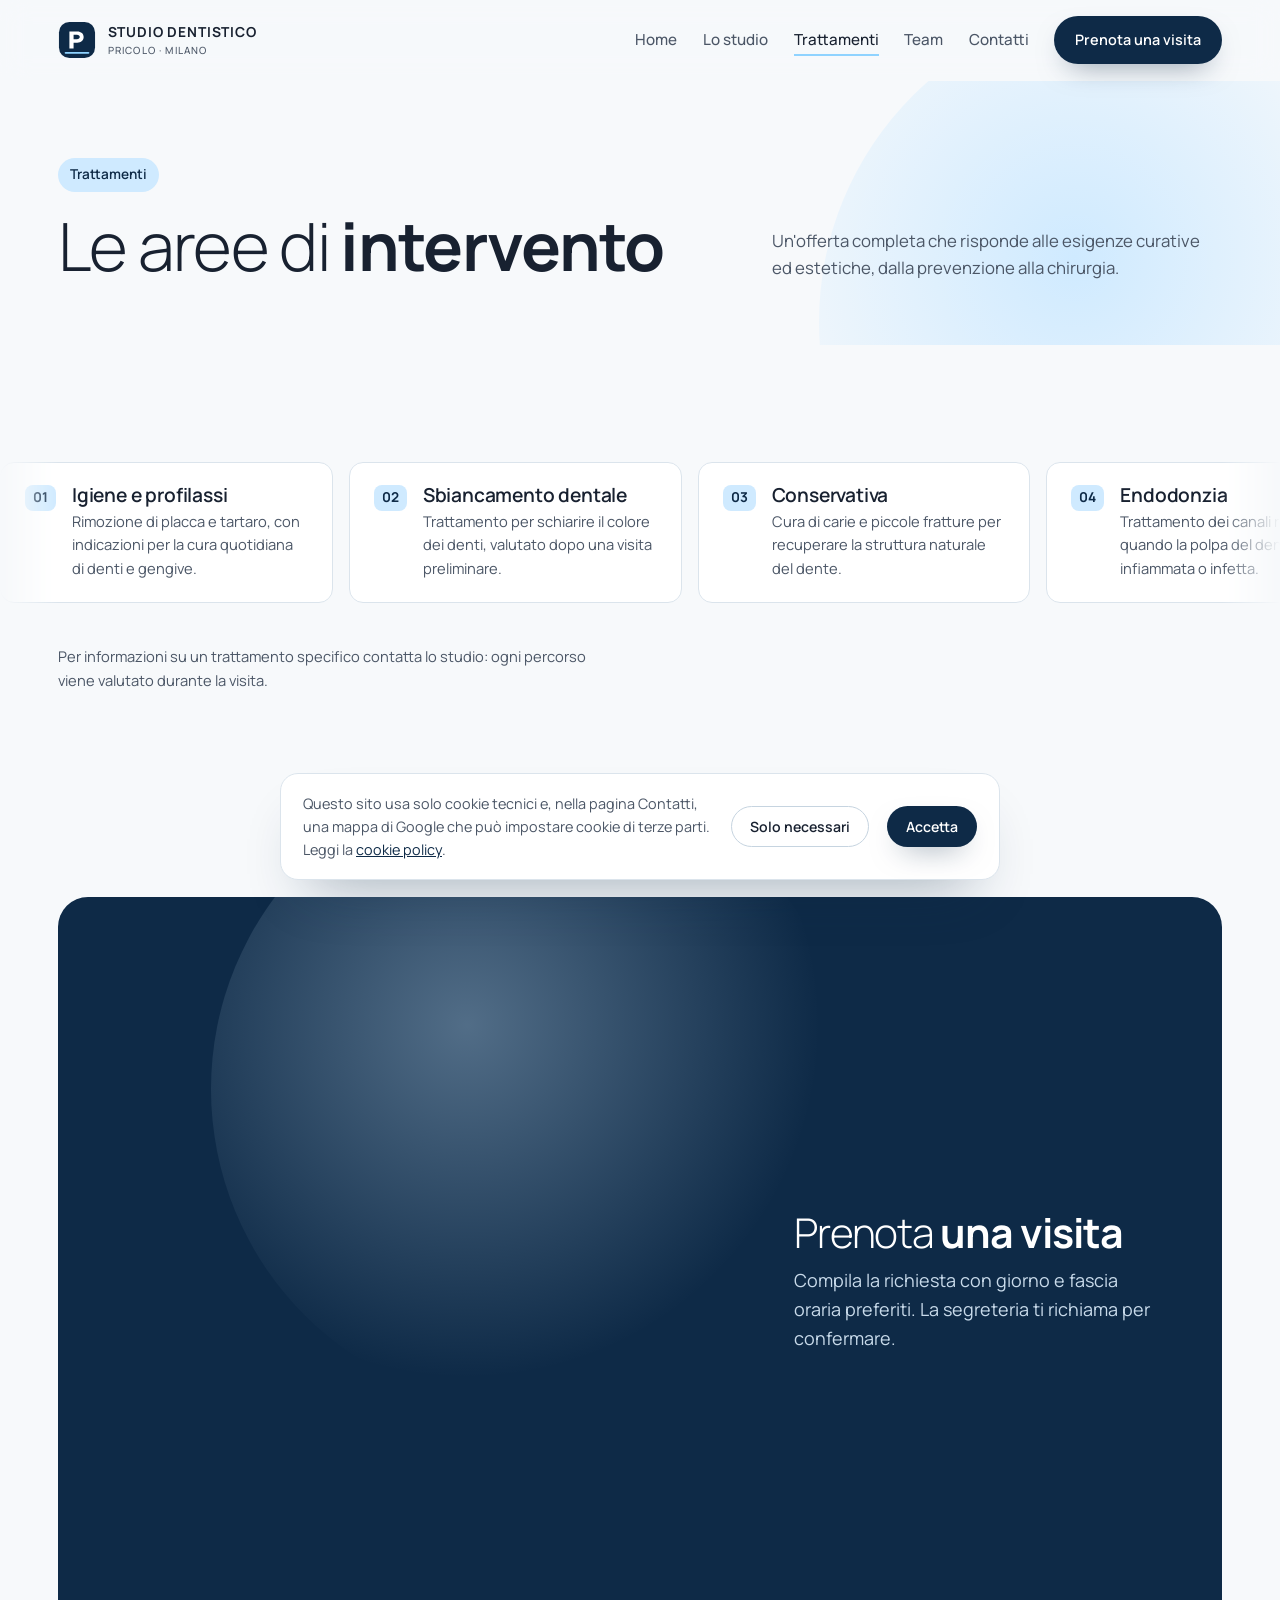
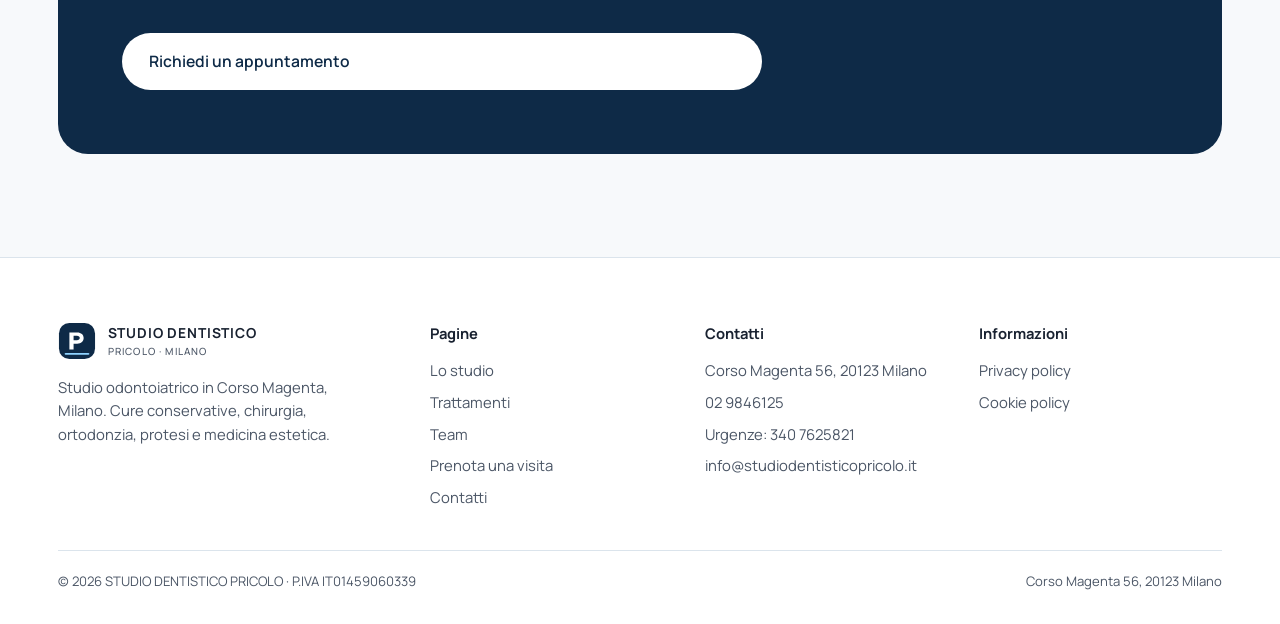
<file: trattamenti.html>
<!DOCTYPE html>
<html lang="it">
<head>
<meta charset="UTF-8">
<meta name="viewport" content="width=device-width, initial-scale=1">
<title>Trattamenti · Studio Dentistico Pricolo Milano</title>
<meta name="description" content="I trattamenti dello Studio Dentistico Pricolo: igiene, sbiancamento, conservativa, endodonzia, ortodonzia, chirurgia, protesi, medicina estetica.">
<link rel="icon" type="image/svg+xml" href="images/favicon.svg">
<link rel="icon" type="image/png" sizes="32x32" href="images/favicon-32.png">
<link rel="apple-touch-icon" href="images/apple-touch-icon.png">
<link rel="preconnect" href="https://fonts.googleapis.com"><link rel="preconnect" href="https://fonts.gstatic.com" crossorigin>
<link href="https://fonts.googleapis.com/css2?family=Manrope:wght@300;400;500;600;700&display=swap" rel="stylesheet">
<!-- STYLE:START -->
<style>
/* Studio Dentistico Pricolo: stile condiviso */
:root{
  --bg:#f7f9fb;--bg2:#eef3f7;--ink:#182130;--ink2:#4b5666;--line:#dbe4ec;
  --blue:#0e2a47;--sky:#8fd3ff;--sky2:#cfeaff;--white:#fff;
  --font:'Manrope',system-ui,-apple-system,'Segoe UI',Roboto,sans-serif;
  --r:22px;--rs:14px;
  --gutter:clamp(20px,4.5vw,72px);--wrap:1440px;
  --fs-h1:clamp(2.35rem,5.2vw,4.5rem);--fs-h2:clamp(1.8rem,3.2vw,2.9rem);--fs-h3:clamp(1.15rem,1.5vw,1.35rem);
  --fs:clamp(1rem,.95rem + .25vw,1.125rem);
  --sp:clamp(56px,8vw,128px);
}
*{box-sizing:border-box;margin:0;padding:0}
html{scroll-behavior:smooth;-webkit-text-size-adjust:100%}
body{font-family:var(--font);font-size:var(--fs);line-height:1.6;color:var(--ink);background:var(--bg);overflow-x:hidden}
img{max-width:100%;display:block}
a{color:inherit;text-decoration:none}
h1,h2,h3{line-height:1.08;letter-spacing:-.025em;font-weight:300}
h1{font-size:var(--fs-h1)}h2{font-size:var(--fs-h2)}h3{font-size:var(--fs-h3);font-weight:600;letter-spacing:-.01em}
h1 b,h2 b{font-weight:700}
p{max-width:62ch}
.wrap{width:min(100% - 2*var(--gutter),var(--wrap));margin-inline:auto}
.section{padding-block:var(--sp)}
.section.alt{background:var(--bg2)}
.lead{font-size:clamp(1.05rem,1.15vw,1.25rem);color:var(--ink2);margin-top:18px}
.muted{color:var(--ink2)}
.btn{display:inline-flex;align-items:center;gap:10px;padding:15px 26px;border-radius:999px;font-weight:600;font-size:.98rem;border:1.5px solid transparent;transition:transform .25s ease,background .25s ease,box-shadow .25s ease;cursor:pointer;font-family:inherit}
.btn:hover{transform:translateY(-2px)}
.btn.primary{background:var(--blue);color:#fff;box-shadow:0 12px 30px -14px rgba(14,42,71,.6)}
.btn.primary:hover{background:#153a5f}
.btn.ghost{border-color:#c6d4e0;color:var(--ink);background:transparent}
.btn.ghost:hover{background:#fff}
.btn.light{background:#fff;color:var(--blue)}
:focus-visible{outline:2px solid var(--sky);outline-offset:3px;border-radius:6px}
::selection{background:var(--sky2)}

/* Header */
.header{position:sticky;top:0;z-index:50;border-bottom:1px solid transparent;transition:border-color .3s}
.header::before{content:"";position:absolute;inset:0;z-index:-1;background:rgba(247,249,251,.78);backdrop-filter:blur(14px);-webkit-backdrop-filter:blur(14px)}
.header.scrolled{border-bottom-color:var(--line)}
.header .wrap{display:flex;align-items:center;justify-content:space-between;min-height:80px;gap:24px}
.logo{display:flex;align-items:center;gap:12px;font-weight:700;letter-spacing:.06em;font-size:.86rem;text-transform:uppercase;white-space:nowrap}
.logo svg{width:38px;height:38px;flex:none}
.logo small{display:block;font-weight:500;letter-spacing:.12em;font-size:.62rem;color:var(--ink2)}
.nav{display:flex;align-items:center;gap:clamp(16px,2vw,34px);list-style:none;font-size:.95rem;font-weight:500}
.nav a{position:relative;padding:6px 0;color:var(--ink2);transition:color .2s}
.nav a::after{content:"";position:absolute;left:0;right:0;bottom:0;height:2px;background:var(--sky);transform:scaleX(0);transform-origin:left;transition:transform .3s}
.nav a:hover,.nav a.active{color:var(--ink)}
.nav a.active::after,.nav a:hover::after{transform:scaleX(1)}
.nav .btn{padding:11px 20px;font-size:.9rem}
.burger{display:none;width:44px;height:44px;border:0;background:transparent;cursor:pointer;flex-direction:column;justify-content:center;gap:6px;align-items:center}
.burger span{width:24px;height:2px;background:var(--ink);transition:.3s;display:block}
@media(max-width:960px){
  .burger{display:flex}
  .nav{position:fixed;top:80px;left:0;right:0;bottom:0;height:calc(100vh - 80px);height:calc(100dvh - 80px);z-index:60;background:var(--bg);flex-direction:column;align-items:flex-start;padding:28px var(--gutter);gap:22px;font-size:1.25rem;transform:translateX(100%);transition:transform .35s ease;overflow:auto}
  .nav.open{transform:none}
  .nav .btn{margin-top:10px;font-size:1rem}
  body.menu-open{overflow:hidden}
  body.menu-open .header::before{background:var(--bg)}
  .burger.open span:nth-child(1){transform:translateY(8px) rotate(45deg)}
  .burger.open span:nth-child(2){opacity:0}
  .burger.open span:nth-child(3){transform:translateY(-8px) rotate(-45deg)}
}

/* Hero */
.hero{position:relative;overflow:hidden;padding-block:clamp(48px,7vw,110px) clamp(56px,7vw,110px)}
.hero .wrap{display:grid;grid-template-columns:minmax(0,1.05fr) minmax(0,.95fr);gap:clamp(32px,5vw,80px);align-items:center;position:relative;z-index:1}
.hero .sub{margin-top:22px;font-size:clamp(1.05rem,1.2vw,1.25rem);color:var(--ink2);max-width:46ch}
.hero .btns{margin-top:32px;display:flex;gap:12px;flex-wrap:wrap}
.hero .pic{position:relative;height:min(600px,40vw)}
.hero .pic img{position:absolute;object-fit:cover;border-radius:var(--r)}
.hero .p1{width:62%;height:100%;right:0;top:0}
.hero .p2{width:44%;height:58%;left:0;bottom:-4%;box-shadow:0 30px 50px -25px rgba(14,42,71,.45);border:6px solid var(--bg)}
.glow{position:absolute;width:min(60vw,640px);aspect-ratio:1;border-radius:50%;pointer-events:none;background:radial-gradient(circle at 40% 40%,var(--sky2) 0%,rgba(207,234,255,0) 65%);animation:drift 11s ease-in-out infinite alternate;z-index:0}
.glow.a{right:-14%;top:-30%}.glow.b{left:-20%;bottom:-40%;animation-delay:-5s;opacity:.7}
@keyframes drift{to{transform:translate(-6%,8%) scale(1.1)}}
.beam{position:absolute;height:2px;width:55%;left:40%;top:38px;background:linear-gradient(90deg,transparent,var(--sky) 40%,#fff 60%,transparent);z-index:0}
.beam.v{width:2px;height:60%;top:20%;left:auto;right:var(--gutter);background:linear-gradient(180deg,transparent,var(--sky),transparent)}
.strip{border-top:1px solid var(--line);display:grid;grid-template-columns:repeat(auto-fit,minmax(200px,1fr));gap:0}
.strip>div{padding:22px 24px 22px 0;margin-right:24px;border-right:1px solid var(--line);font-size:.92rem;color:var(--ink2)}
.strip>div:last-child{border:0}
.strip em{display:block;font-style:normal;color:var(--ink);font-weight:600;font-size:1.02rem}
@media(max-width:820px){.beam{display:none}.hero .wrap{grid-template-columns:1fr}.hero .pic{height:auto;margin-bottom:8px}.hero .pic img{position:relative;display:block}.hero .p1{width:64%;height:clamp(260px,78vw,460px);margin-left:auto;right:auto;top:auto}.hero .p1{width:68%}.hero .p2{width:46%;height:clamp(190px,56vw,330px);bottom:auto;left:auto;margin-top:clamp(-260px,-42vw,-150px)}.strip>div{border:0;margin:0;padding:12px 0}}
@media(prefers-reduced-motion:reduce){.glow{animation:none}.reveal{opacity:1;transform:none}}

/* Page hero (pagine interne) */
.page-hero{position:relative;overflow:hidden;padding-block:clamp(48px,6vw,96px) clamp(40px,5vw,72px)}
.page-hero .wrap{position:relative;z-index:1;display:grid;grid-template-columns:minmax(0,1.2fr) minmax(0,.8fr);gap:40px;align-items:end}
.page-hero .kicker{display:inline-block;font-size:.85rem;font-weight:600;color:var(--blue);background:var(--sky2);padding:6px 12px;border-radius:999px;margin-bottom:18px}
@media(max-width:820px){.page-hero .wrap{grid-template-columns:1fr}}

/* Griglie e card */
.grid{display:grid;gap:clamp(16px,2vw,28px)}
.g2{grid-template-columns:repeat(auto-fit,minmax(min(100%,320px),1fr))}
.g3{grid-template-columns:repeat(auto-fit,minmax(min(100%,280px),1fr))}
.g4{grid-template-columns:repeat(auto-fit,minmax(min(100%,230px),1fr))}
.card{background:#fff;border:1px solid var(--line);border-radius:var(--r);padding:clamp(22px,2.4vw,34px);transition:transform .3s,box-shadow .3s,border-color .3s}
.card:hover{transform:translateY(-4px);box-shadow:0 30px 50px -30px rgba(14,42,71,.35);border-color:#c8d9e8}
.card h3{margin-bottom:10px}
.card p{font-size:.98rem;color:var(--ink2)}
.icon{width:46px;height:46px;border-radius:14px;background:linear-gradient(135deg,var(--sky2),#e8f5ff);display:grid;place-items:center;margin-bottom:18px;color:var(--blue)}
.icon svg{width:22px;height:22px}
.split{display:grid;grid-template-columns:repeat(auto-fit,minmax(min(100%,380px),1fr));gap:clamp(28px,4vw,72px);align-items:center}
.split img{border-radius:var(--r);width:100%;height:100%;object-fit:cover;aspect-ratio:4/5;max-height:640px}
.split .stack{display:grid;grid-template-columns:1fr 1fr;gap:16px}
.split .stack img{aspect-ratio:3/4}
.split .stack img:nth-child(2){margin-top:40px}
.head{margin-bottom:clamp(28px,4vw,52px);max-width:760px}
.head p{margin-top:14px;color:var(--ink2)}
.list{list-style:none;display:grid;gap:12px;margin-top:22px}
.list li{display:flex;gap:12px;align-items:flex-start;color:var(--ink2)}
.list li::before{content:"";width:8px;height:8px;border-radius:50%;background:var(--sky);flex:none;margin-top:.55em}

/* Trattamenti */
.tlist{display:grid;grid-template-columns:repeat(auto-fit,minmax(min(100%,300px),1fr));gap:16px}
.treat{background:#fff;border:1px solid var(--line);border-radius:var(--rs);padding:22px 24px;display:flex;gap:16px;align-items:flex-start;transition:border-color .3s,transform .3s}
.treat:hover{border-color:var(--sky);transform:translateY(-3px)}
.treat .n{font-weight:700;color:var(--blue);font-size:.85rem;background:var(--sky2);border-radius:8px;padding:4px 8px;flex:none;line-height:1.3}
.treat p{font-size:.92rem;color:var(--ink2);margin-top:4px}

/* Team */
.member{text-align:left}
.member .ph{aspect-ratio:4/5;border-radius:var(--r);overflow:hidden;background:linear-gradient(160deg,#e6eef5,#f7f9fb);margin-bottom:16px}
.member .ph img,.member .ph svg{width:100%;height:100%;object-fit:cover}
.member h3{font-size:1.15rem}
.member p{color:var(--ink2);font-size:.95rem}

/* Form */
.form{display:grid;grid-template-columns:1fr 1fr;gap:18px;background:#fff;border:1px solid var(--line);border-radius:var(--r);padding:clamp(22px,3vw,40px)}
.form .full{grid-column:1/-1}
.form label{display:block;font-size:.88rem;font-weight:600;margin-bottom:8px}
.form input,.form select,.form textarea{width:100%;font:inherit;padding:14px 16px;border:1.5px solid var(--line);border-radius:12px;background:#fbfcfd;color:var(--ink);transition:border-color .2s,box-shadow .2s}
.form input:focus,.form select:focus,.form textarea:focus{border-color:var(--sky);box-shadow:0 0 0 4px rgba(143,211,255,.25);outline:0}
.form textarea{min-height:140px;resize:vertical}
.form .hint{font-size:.85rem;color:var(--ink2);margin-top:8px}
.form .check{display:flex;gap:10px;align-items:flex-start;font-size:.88rem;color:var(--ink2)}
.form .check input{width:auto;margin-top:4px}
.form .msg{grid-column:1/-1;font-size:.92rem;padding:12px 16px;border-radius:12px;display:none}
.form .msg.ok{display:block;background:#e8f7ee;color:#1f6b3a}
.form .msg.err{display:block;background:#fdecec;color:#9b2222}
.hp{position:absolute;left:-9999px;opacity:0;height:0;width:0}
@media(max-width:640px){.form{grid-template-columns:1fr}}

/* Contatti */
.info{display:grid;gap:22px}
.info .row{display:flex;gap:16px;align-items:flex-start}
.info .row .icon{margin:0;width:42px;height:42px;flex:none}
.info strong{display:block;font-weight:600}
.info a{color:var(--blue)}
.map{border-radius:var(--r);overflow:hidden;border:1px solid var(--line);aspect-ratio:16/10;min-height:320px}
.map iframe{width:100%;height:100%;border:0}
.hours{list-style:none;display:grid;gap:10px}
.hours li{display:flex;justify-content:space-between;border-bottom:1px solid var(--line);padding-bottom:10px;font-size:.98rem}
.hours span:last-child{color:var(--ink2)}

/* CTA */
.cta{position:relative;overflow:hidden;background:var(--blue);color:#fff;border-radius:calc(var(--r) + 8px);padding:clamp(40px,5vw,72px);display:grid;grid-template-columns:1fr auto;gap:32px;align-items:center}
.cta h2{font-weight:300}.cta h2 b{font-weight:700}
.cta p{color:#c8daea;margin-top:12px}
.cta .glow{opacity:.35}
.cta>*{position:relative;z-index:1}
@media(max-width:720px){.cta{grid-template-columns:1fr}}

/* Footer */
.footer{border-top:1px solid var(--line);padding-block:clamp(40px,5vw,72px) 32px;background:#fff}
.footer .cols{display:grid;grid-template-columns:1.4fr 1fr 1fr 1fr;gap:32px}
.footer h4{font-size:.92rem;font-weight:700;margin-bottom:14px}
.footer ul{list-style:none;display:grid;gap:8px;font-size:.93rem;color:var(--ink2)}
.footer a:hover{color:var(--ink)}
.footer .legal{margin-top:40px;padding-top:20px;border-top:1px solid var(--line);display:flex;justify-content:space-between;gap:16px;flex-wrap:wrap;font-size:.82rem;color:var(--ink2)}
@media(max-width:900px){.footer .cols{grid-template-columns:1fr 1fr}}
@media(max-width:520px){.footer .cols{grid-template-columns:1fr}}

/* Cookie banner */
.cookie{position:fixed;left:50%;bottom:20px;transform:translate(-50%,140%);width:min(92vw,720px);background:#fff;border:1px solid var(--line);border-radius:18px;padding:18px 22px;box-shadow:0 30px 60px -30px rgba(14,42,71,.45);z-index:90;display:flex;gap:18px;align-items:center;flex-wrap:wrap;transition:transform .5s cubic-bezier(.2,.8,.2,1);font-size:.9rem;color:var(--ink2)}
.cookie.show{transform:translate(-50%,0)}
.cookie p{flex:1 1 300px;max-width:none}
.cookie a{color:var(--blue);text-decoration:underline}
.cookie .btn{padding:10px 18px;font-size:.88rem}

/* Legali */
.legal-body{max-width:780px}
.legal-body h2{font-size:1.5rem;font-weight:600;margin:38px 0 12px;letter-spacing:-.01em}
.legal-body p,.legal-body li{color:var(--ink2);margin-bottom:12px}
.legal-body ul{padding-left:20px}

/* Reveal */
.reveal{opacity:0;transform:translateY(22px);transition:opacity .7s ease,transform .7s ease}
.reveal.in{opacity:1;transform:none}
.reveal.d1{transition-delay:.1s}.reveal.d2{transition-delay:.2s}.reveal.d3{transition-delay:.3s}
.note{font-size:.85rem;color:#8a5a00;background:#fff6e0;border:1px dashed #f0d28a;border-radius:10px;padding:8px 12px;display:inline-block}

/* Team: card espandibili */
.grid.team{align-items:start;grid-template-columns:repeat(3,minmax(0,1fr))}
@media(max-width:900px){.grid.team{grid-template-columns:repeat(2,minmax(0,1fr))}}
@media(max-width:560px){.grid.team{grid-template-columns:1fr}}
.person{background:transparent;border:1px solid transparent;border-radius:calc(var(--r) + 6px);padding:10px;transition:background .35s,box-shadow .35s,transform .35s,border-color .35s}
.person-btn{all:unset;display:block;width:100%;cursor:pointer;border-radius:var(--r)}
.person-btn:focus-visible{outline:2px solid var(--sky);outline-offset:4px}
.person .ph{position:relative;aspect-ratio:4/5;border-radius:var(--r);overflow:hidden;background:linear-gradient(160deg,#e6eef5,#f7f9fb);margin-bottom:16px}
.person .ph img,.person .ph svg{width:100%;height:100%;object-fit:cover;transition:transform .6s ease}
.person:hover .ph img,.person:hover .ph svg{transform:scale(1.03)}
.person h3{font-size:1.15rem;padding-inline:4px}
.person-btn>p{color:var(--ink2);font-size:.95rem;padding-inline:4px}
.plus{position:absolute;right:14px;bottom:14px;width:42px;height:42px;border-radius:50%;background:rgba(255,255,255,.9);backdrop-filter:blur(6px);box-shadow:0 8px 20px -8px rgba(14,42,71,.4);transition:transform .35s,background .35s}
.plus::before,.plus::after{content:"";position:absolute;left:50%;top:50%;width:14px;height:2px;background:var(--blue);transform:translate(-50%,-50%)}
.plus::after{transform:translate(-50%,-50%) rotate(90deg)}
.bio{display:grid;grid-template-rows:0fr;transition:grid-template-rows .45s ease}
.bio>div{overflow:hidden}
.bio p{padding:14px 4px 6px;margin-top:12px;border-top:1px solid var(--line);color:var(--ink2);font-size:.95rem}
.person.open{background:#fff;border-color:var(--line);box-shadow:0 30px 60px -30px rgba(14,42,71,.35);transform:translateY(-6px)}
.person.open .bio{grid-template-rows:1fr}
.person.open .plus{transform:rotate(45deg);background:var(--sky2)}
@media(prefers-reduced-motion:reduce){.person,.bio,.plus{transition:none}}

/* Trattamenti: carosello orizzontale automatico */
.marquee{position:relative;overflow:hidden;padding-block:14px;margin-inline:calc(-1 * var(--gutter));-webkit-mask-image:linear-gradient(90deg,transparent,#000 var(--gutter),#000 calc(100% - var(--gutter)),transparent);mask-image:linear-gradient(90deg,transparent,#000 var(--gutter),#000 calc(100% - var(--gutter)),transparent)}
.marquee .tlist{display:flex;flex-wrap:nowrap;gap:0;width:max-content;animation:marquee var(--dur,60s) linear infinite;will-change:transform}
.marquee .treat{width:clamp(260px,26vw,340px);flex:none;margin-right:16px;align-self:stretch}
.marquee:hover .tlist,.marquee.paused .tlist{animation-play-state:paused}
.marquee .treat:hover{border-color:var(--sky);transform:translateY(-6px);box-shadow:0 24px 44px -24px rgba(14,42,71,.4);background:linear-gradient(180deg,#fff,#f3f9ff)}
@keyframes marquee{from{transform:translateX(0)}to{transform:translateX(-50%)}}
@media(prefers-reduced-motion:reduce){.marquee{overflow-x:auto}.marquee .tlist{animation:none}}

</style>
<!-- STYLE:END -->
</head>
<body>
<header class="header"><div class="wrap">
<a class="logo" href="index.html" aria-label="Studio Dentistico Pricolo"><svg viewBox="0 0 40 40" fill="none" xmlns="http://www.w3.org/2000/svg" aria-hidden="true"><rect x="1" y="1" width="38" height="38" rx="11" fill="#0e2a47"/><path d="M12 29V11h8.2c4.2 0 6.8 2.4 6.8 5.9s-2.6 5.9-6.8 5.9H16.4V29H12zm4.4-9.8h3.5c1.9 0 3-1 3-2.3s-1.1-2.3-3-2.3h-3.5v4.6z" fill="#fff"/><path d="M8 33.5h24" stroke="#8fd3ff" stroke-width="2" stroke-linecap="round"/></svg><span>Studio Dentistico<small>Pricolo · Milano</small></span></a>
<button class="burger" aria-label="Apri menu" aria-expanded="false"><span></span><span></span><span></span></button>
<ul class="nav"><li><a href="index.html">Home</a></li><li><a href="studio.html">Lo studio</a></li><li><a href="trattamenti.html">Trattamenti</a></li><li><a href="team.html">Team</a></li><li><a href="contatti.html">Contatti</a></li><li><a class="btn primary" href="prenota.html">Prenota una visita</a></li></ul>
</div></header>
<main>

<section class="page-hero"><div class="glow a"></div><div class="wrap">
<div><span class="kicker">Trattamenti</span><h1>Le aree di <b>intervento</b></h1></div>
<p class="lead">Un'offerta completa che risponde alle esigenze curative ed estetiche, dalla prevenzione alla chirurgia.</p>
</div></section>
<section class="section"><div class="wrap"><div class="tlist"><div class="treat reveal"><span class="n">01</span><div><h3>Igiene e profilassi</h3><p>Rimozione di placca e tartaro, con indicazioni per la cura quotidiana di denti e gengive.</p></div></div><div class="treat reveal"><span class="n">02</span><div><h3>Sbiancamento dentale</h3><p>Trattamento per schiarire il colore dei denti, valutato dopo una visita preliminare.</p></div></div><div class="treat reveal"><span class="n">03</span><div><h3>Conservativa</h3><p>Cura di carie e piccole fratture per recuperare la struttura naturale del dente.</p></div></div><div class="treat reveal"><span class="n">04</span><div><h3>Endodonzia</h3><p>Trattamento dei canali radicolari quando la polpa del dente è infiammata o infetta.</p></div></div><div class="treat reveal"><span class="n">05</span><div><h3>Pedodonzia</h3><p>Cure dedicate ai bambini, dalla prevenzione ai primi trattamenti.</p></div></div><div class="treat reveal"><span class="n">06</span><div><h3>Ortodonzia</h3><p>Correzione della posizione dei denti e del rapporto tra le arcate.</p></div></div><div class="treat reveal"><span class="n">07</span><div><h3>Chirurgia estrattiva</h3><p>Estrazione di denti compromessi o inclusi, come i denti del giudizio.</p></div></div><div class="treat reveal"><span class="n">08</span><div><h3>Chirurgia implantare</h3><p>Sostituzione dei denti mancanti con impianti inseriti nell'osso.</p></div></div><div class="treat reveal"><span class="n">09</span><div><h3>Chirurgia rigenerativa</h3><p>Tecniche per ricostruire l'osso e i tessuti di sostegno del dente.</p></div></div><div class="treat reveal"><span class="n">10</span><div><h3>Parodontologia</h3><p>Diagnosi e cura delle malattie delle gengive e dei tessuti di sostegno.</p></div></div><div class="treat reveal"><span class="n">11</span><div><h3>Protesi fissa e mobile</h3><p>Corone, ponti e protesi per ripristinare denti mancanti o danneggiati.</p></div></div><div class="treat reveal"><span class="n">12</span><div><h3>Medicina estetica</h3><p>Trattamenti di medicina estetica del viso, eseguiti in studio.</p></div></div></div>
<p class="muted" style="margin-top:28px;font-size:.92rem">Per informazioni su un trattamento specifico contatta lo studio: ogni percorso viene valutato durante la visita.</p>
</div></section>
<section class="section"><div class="wrap"><div class="cta reveal"><div class="glow a"></div><div><h2>Prenota <b>una visita</b></h2><p>Compila la richiesta con giorno e fascia oraria preferiti. La segreteria ti richiama per confermare.</p></div><a class="btn light" href="prenota.html">Richiedi un appuntamento</a></div></div></section>
</main>
<footer class="footer"><div class="wrap">
<div class="cols">
<div><a class="logo" href="index.html"><svg viewBox="0 0 40 40" fill="none" xmlns="http://www.w3.org/2000/svg" aria-hidden="true"><rect x="1" y="1" width="38" height="38" rx="11" fill="#0e2a47"/><path d="M12 29V11h8.2c4.2 0 6.8 2.4 6.8 5.9s-2.6 5.9-6.8 5.9H16.4V29H12zm4.4-9.8h3.5c1.9 0 3-1 3-2.3s-1.1-2.3-3-2.3h-3.5v4.6z" fill="#fff"/><path d="M8 33.5h24" stroke="#8fd3ff" stroke-width="2" stroke-linecap="round"/></svg><span>Studio Dentistico<small>Pricolo · Milano</small></span></a>
<p class="muted" style="margin-top:16px;font-size:.93rem;max-width:34ch">Studio odontoiatrico in Corso Magenta, Milano. Cure conservative, chirurgia, ortodonzia, protesi e medicina estetica.</p></div>
<div><h4>Pagine</h4><ul><li><a href="studio.html">Lo studio</a></li><li><a href="trattamenti.html">Trattamenti</a></li><li><a href="team.html">Team</a></li><li><a href="prenota.html">Prenota una visita</a></li><li><a href="contatti.html">Contatti</a></li></ul></div>
<div><h4>Contatti</h4><ul><li>Corso Magenta 56, 20123 Milano</li><li><a href="tel:+3929846125">02 9846125</a></li><li>Urgenze: <a href="tel:+393407625821">340 7625821</a></li><li><a data-email href="#"></a></li></ul></div>
<div><h4>Informazioni</h4><ul><li><a href="privacy.html">Privacy policy</a></li><li><a href="cookie-policy.html">Cookie policy</a></li></ul></div>
</div>
<div class="legal"><span>© <span data-year></span> STUDIO DENTISTICO PRICOLO · P.IVA IT01459060339</span><span>Corso Magenta 56, 20123 Milano</span></div>
</div></footer>
<div class="cookie" role="dialog" aria-live="polite"><p>Questo sito usa solo cookie tecnici e, nella pagina Contatti, una mappa di Google che può impostare cookie di terze parti. Leggi la <a href="cookie-policy.html">cookie policy</a>.</p><button class="btn ghost" data-consent="essential">Solo necessari</button><button class="btn primary" data-consent="all">Accetta</button></div>
<!-- SCRIPT:START -->
<script>
/* Studio Dentistico Pricolo: script condiviso */
(function(){
  // Header e menu mobile
  var header=document.querySelector('.header');
  var burger=document.querySelector('.burger');
  var nav=document.querySelector('.nav');
  function onScroll(){ if(header) header.classList.toggle('scrolled',window.scrollY>10); }
  window.addEventListener('scroll',onScroll,{passive:true}); onScroll();
  if(burger&&nav){
    burger.addEventListener('click',function(){
      var open=nav.classList.toggle('open');
      burger.classList.toggle('open',open);
      document.body.classList.toggle('menu-open',open);
      burger.setAttribute('aria-expanded',open?'true':'false');
    });
  }
  // Voce di menu attiva
  var here=location.pathname.split('/').pop()||'index.html';
  document.querySelectorAll('.nav a').forEach(function(a){
    var href=a.getAttribute('href');
    if(href===here||(here==='index.html'&&href==='index.html')) a.classList.add('active');
  });

  // Trattamenti: carosello orizzontale automatico
  var SPEED=40*1.75; // pixel al secondo: velocita base 40, moltiplicata 1,75
  document.querySelectorAll('.tlist').forEach(function(list){
    if(list.closest('.marquee')) return;
    var box=document.createElement('div');
    box.className='marquee reveal';
    list.parentNode.insertBefore(box,list);
    box.appendChild(list);
    var items=Array.prototype.slice.call(list.children);
    items.forEach(function(it){ it.classList.remove('reveal','d1','d2','d3'); });
    items.forEach(function(it){
      var c=it.cloneNode(true);
      c.setAttribute('aria-hidden','true');
      list.appendChild(c);
    });
    function setDur(){ list.style.setProperty('--dur',(list.scrollWidth/2/SPEED)+'s'); }
    setDur();
    window.addEventListener('resize',setDur);
    window.addEventListener('load',setDur);
    var t;
    box.addEventListener('touchstart',function(){ clearTimeout(t); box.classList.add('paused'); },{passive:true});
    box.addEventListener('touchend',function(){ clearTimeout(t); t=setTimeout(function(){ box.classList.remove('paused'); },2500); },{passive:true});
  });

  // Reveal allo scroll
  var els=document.querySelectorAll('.reveal');
  if('IntersectionObserver' in window){
    var io=new IntersectionObserver(function(entries){
      entries.forEach(function(e){ if(e.isIntersecting){ e.target.classList.add('in'); io.unobserve(e.target);} });
    },{threshold:.12});
    els.forEach(function(el){ io.observe(el); });
  } else { els.forEach(function(el){ el.classList.add('in'); }); }

  // Email composta lato client (anti spam)
  var user='info', domain='studiodentisticopricolo.it';
  var email=user+'@'+domain;
  document.querySelectorAll('[data-email]').forEach(function(el){
    el.textContent=email;
    if(el.tagName==='A') el.setAttribute('href','mailto:'+email);
  });

  // Modulo FormSubmit
  var form=document.querySelector('form[data-formsubmit]');
  if(form){
    form.setAttribute('action','https://formsubmit.co/'+email);
    var msg=form.querySelector('.msg');
    form.addEventListener('submit',function(ev){
      var hp=form.querySelector('input[name="_honey"]');
      if(hp&&hp.value){ ev.preventDefault(); return; }
      var priv=form.querySelector('input[name="privacy"]');
      if(priv&&!priv.checked){
        ev.preventDefault();
        if(msg){ msg.className='msg err'; msg.textContent='Per inviare la richiesta serve il consenso al trattamento dei dati.'; }
        return;
      }
      var next=form.querySelector('input[name="_next"]');
      if(next){
        var base=location.href.replace(/[^\/]*$/,'');
        next.value=base+'grazie.html';
      }
    });
  }

  // Cookie banner
  var KEY='sdp_cookie_consent';
  var banner=document.querySelector('.cookie');
  if(banner){
    var seen=null;
    try{ seen=localStorage.getItem(KEY); }catch(e){}
    if(!seen){ setTimeout(function(){ banner.classList.add('show'); },800); }
    banner.querySelectorAll('[data-consent]').forEach(function(b){
      b.addEventListener('click',function(){
        try{ localStorage.setItem(KEY,b.getAttribute('data-consent')); }catch(e){}
        banner.classList.remove('show');
      });
    });
  }


  // Team: apertura card
  var people=document.querySelectorAll('.person');
  people.forEach(function(card){
    var btn=card.querySelector('.person-btn');
    if(!btn) return;
    btn.addEventListener('click',function(){
      var willOpen=!card.classList.contains('open');
      people.forEach(function(c){ c.classList.remove('open'); var b=c.querySelector('.person-btn'); if(b) b.setAttribute('aria-expanded','false'); });
      if(willOpen){ card.classList.add('open'); btn.setAttribute('aria-expanded','true'); }
    });
  });

  // Anno nel footer
  document.querySelectorAll('[data-year]').forEach(function(el){ el.textContent=new Date().getFullYear(); });
})();

</script>
<!-- SCRIPT:END -->
</body>
</html>
</file>
